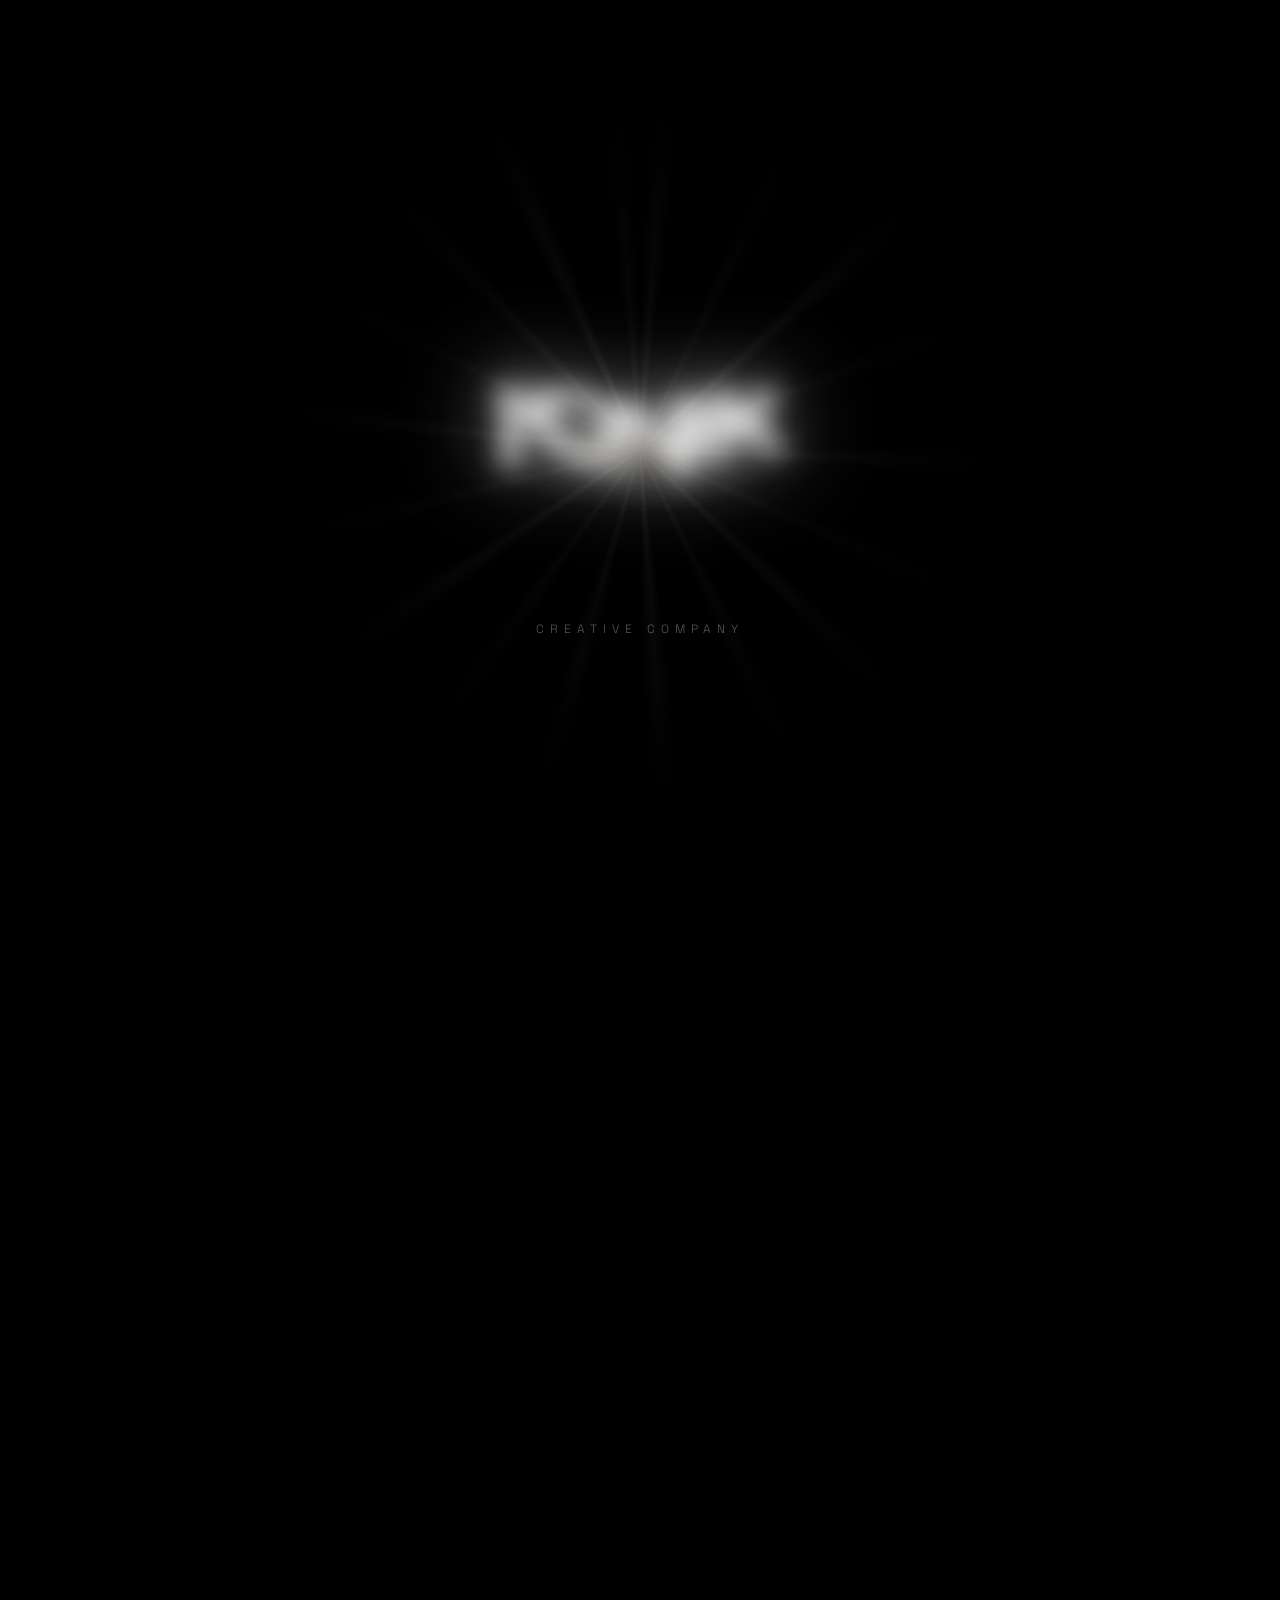
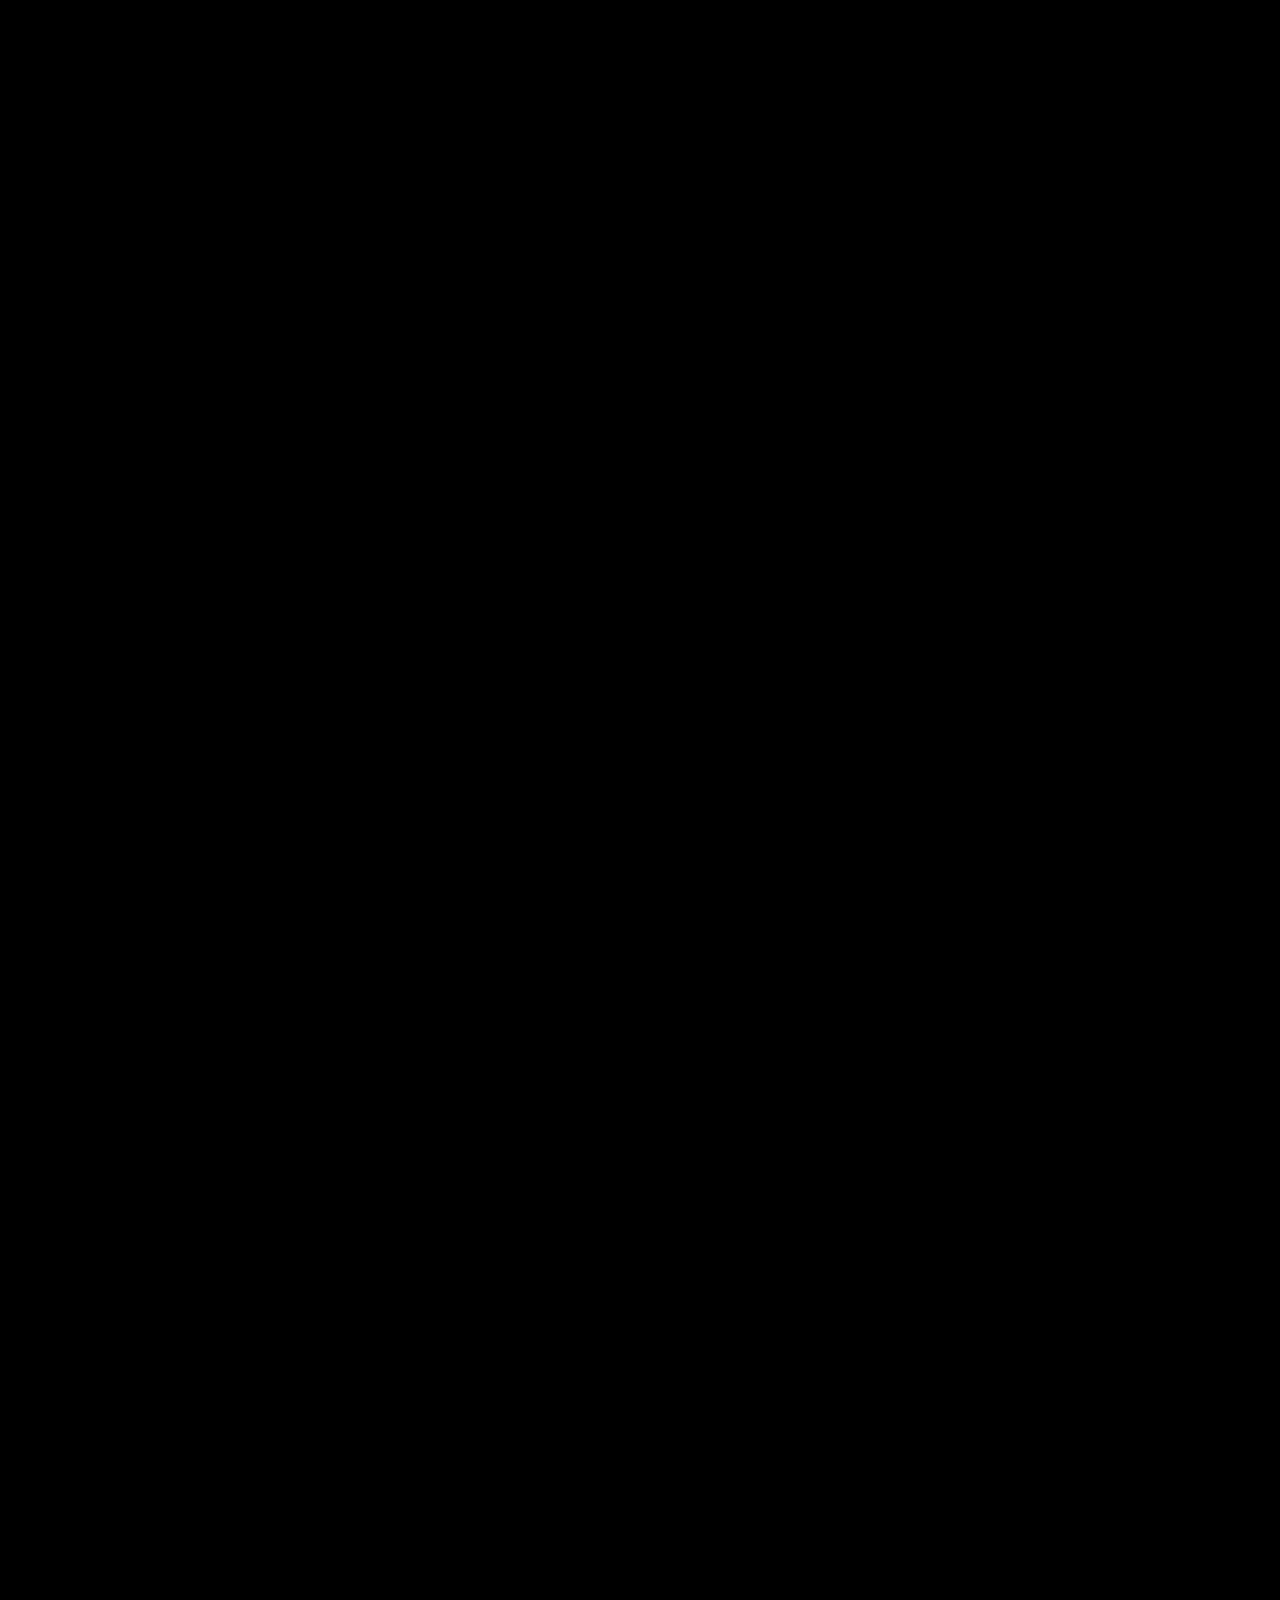
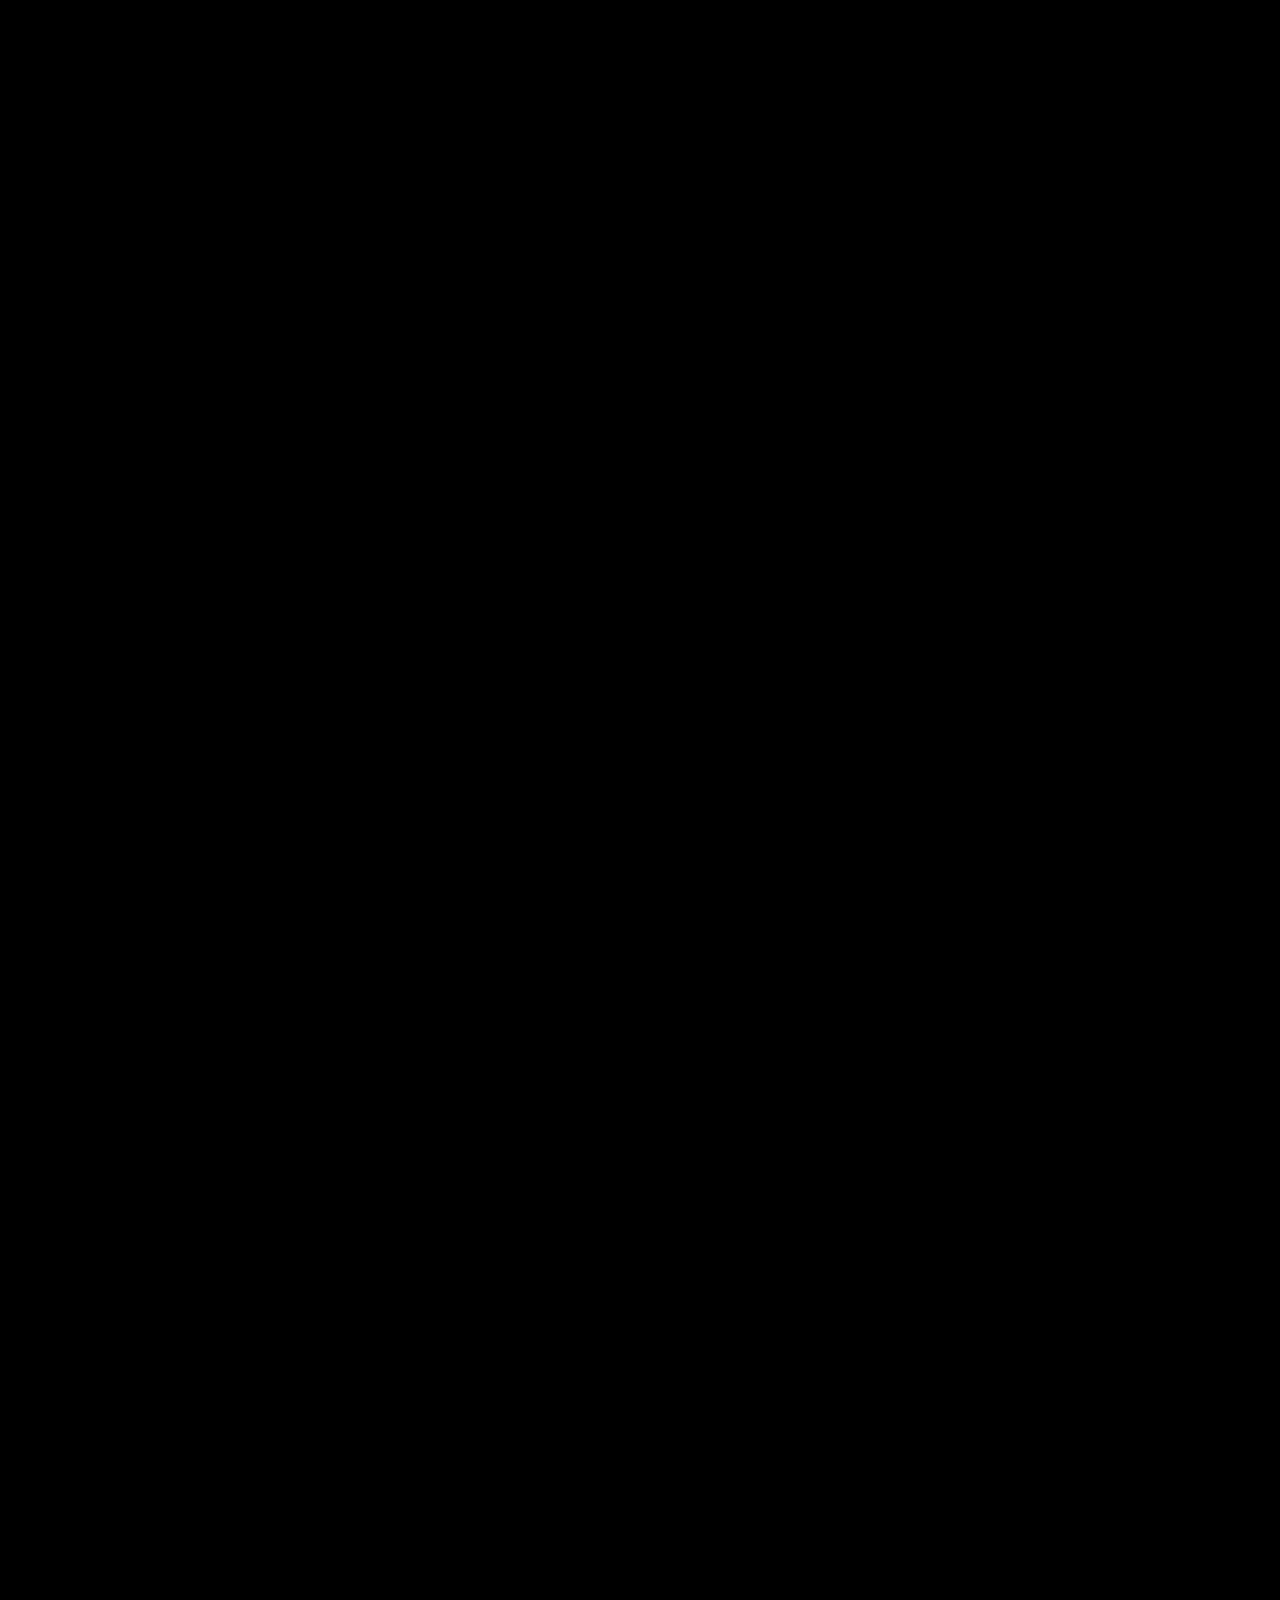
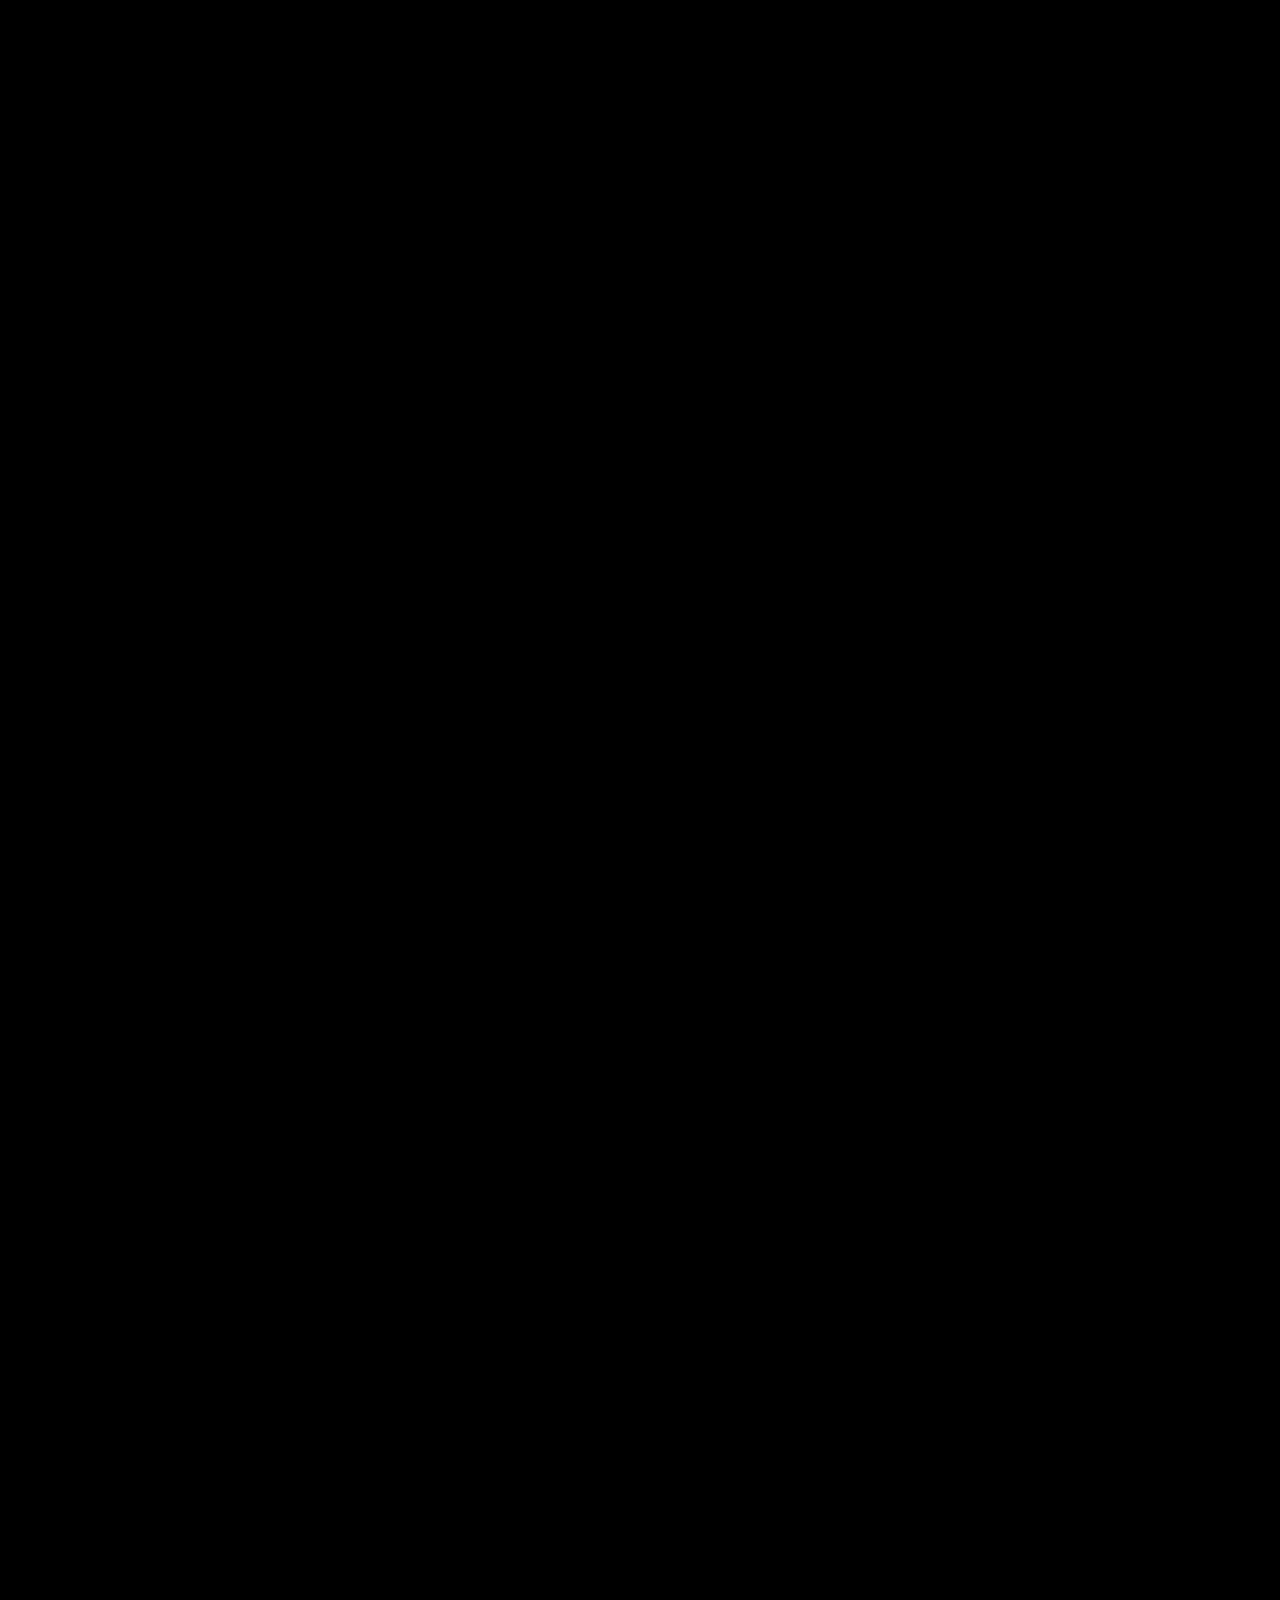
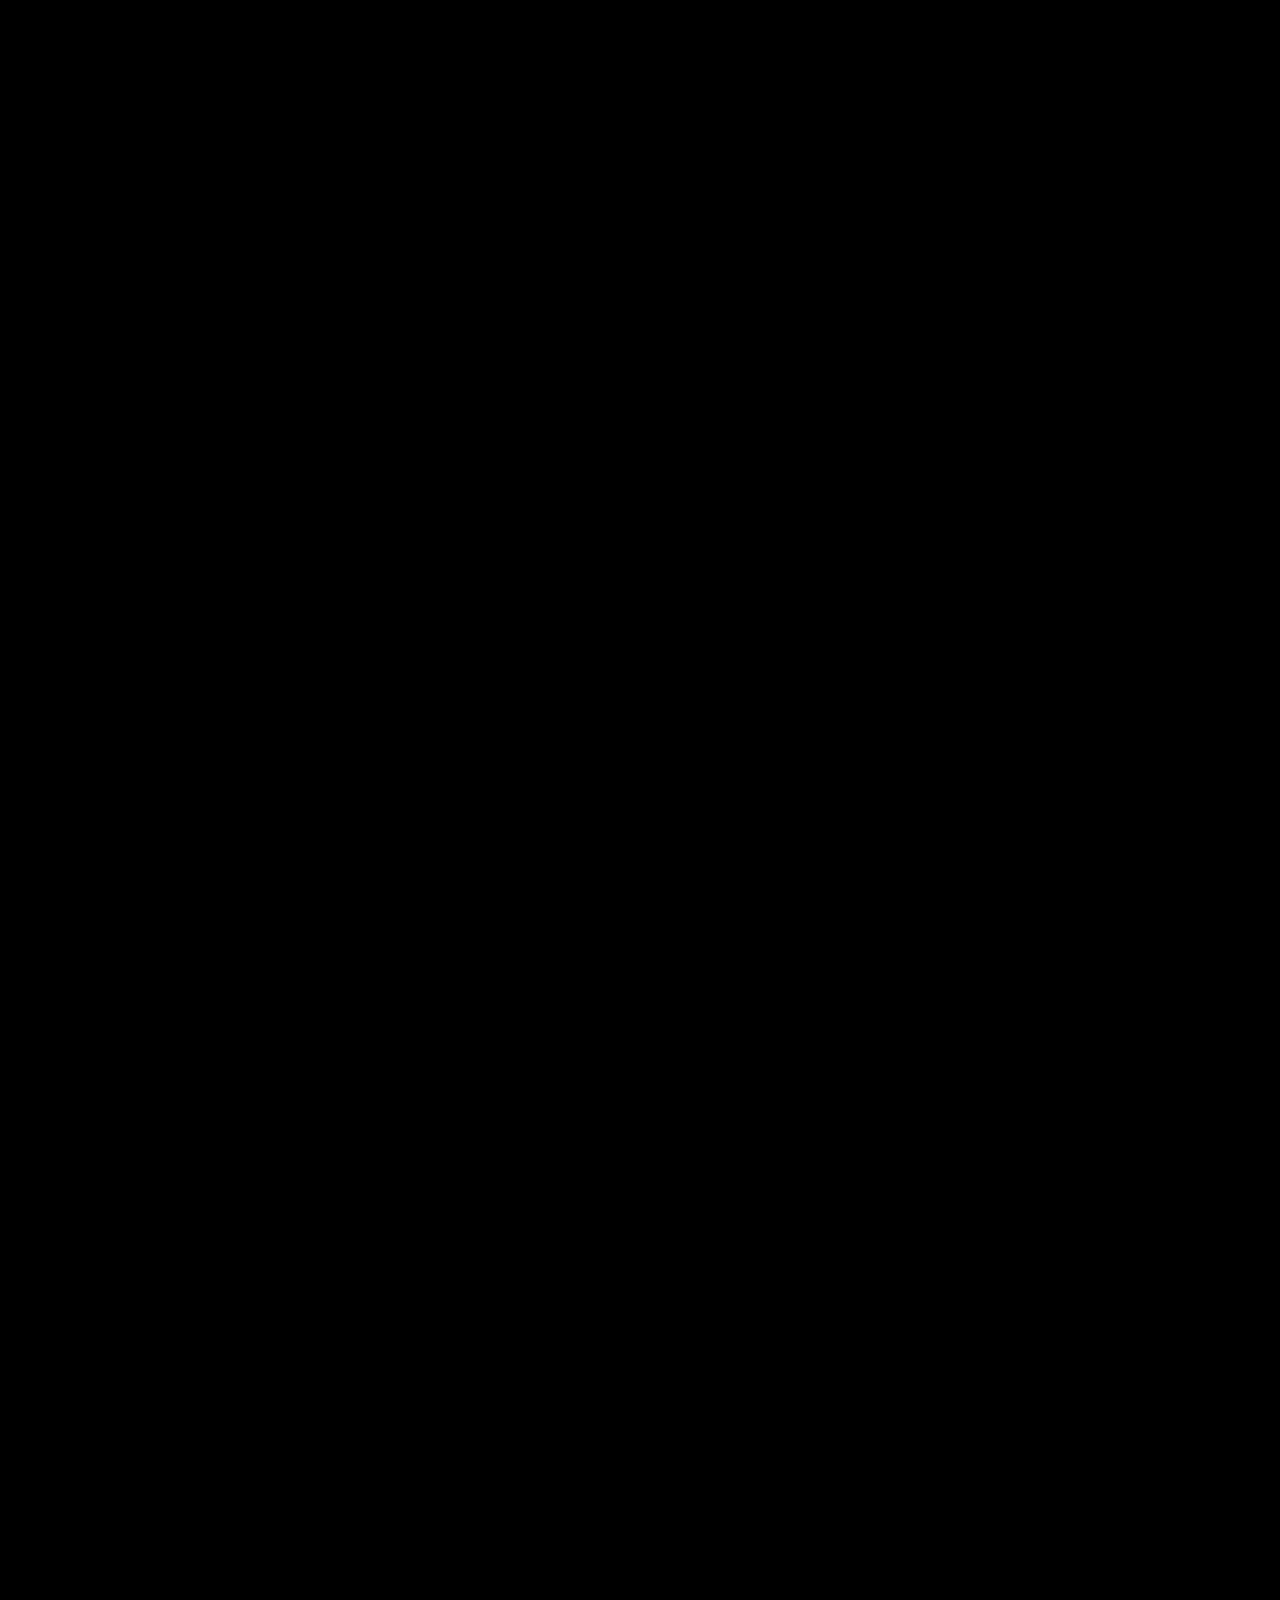
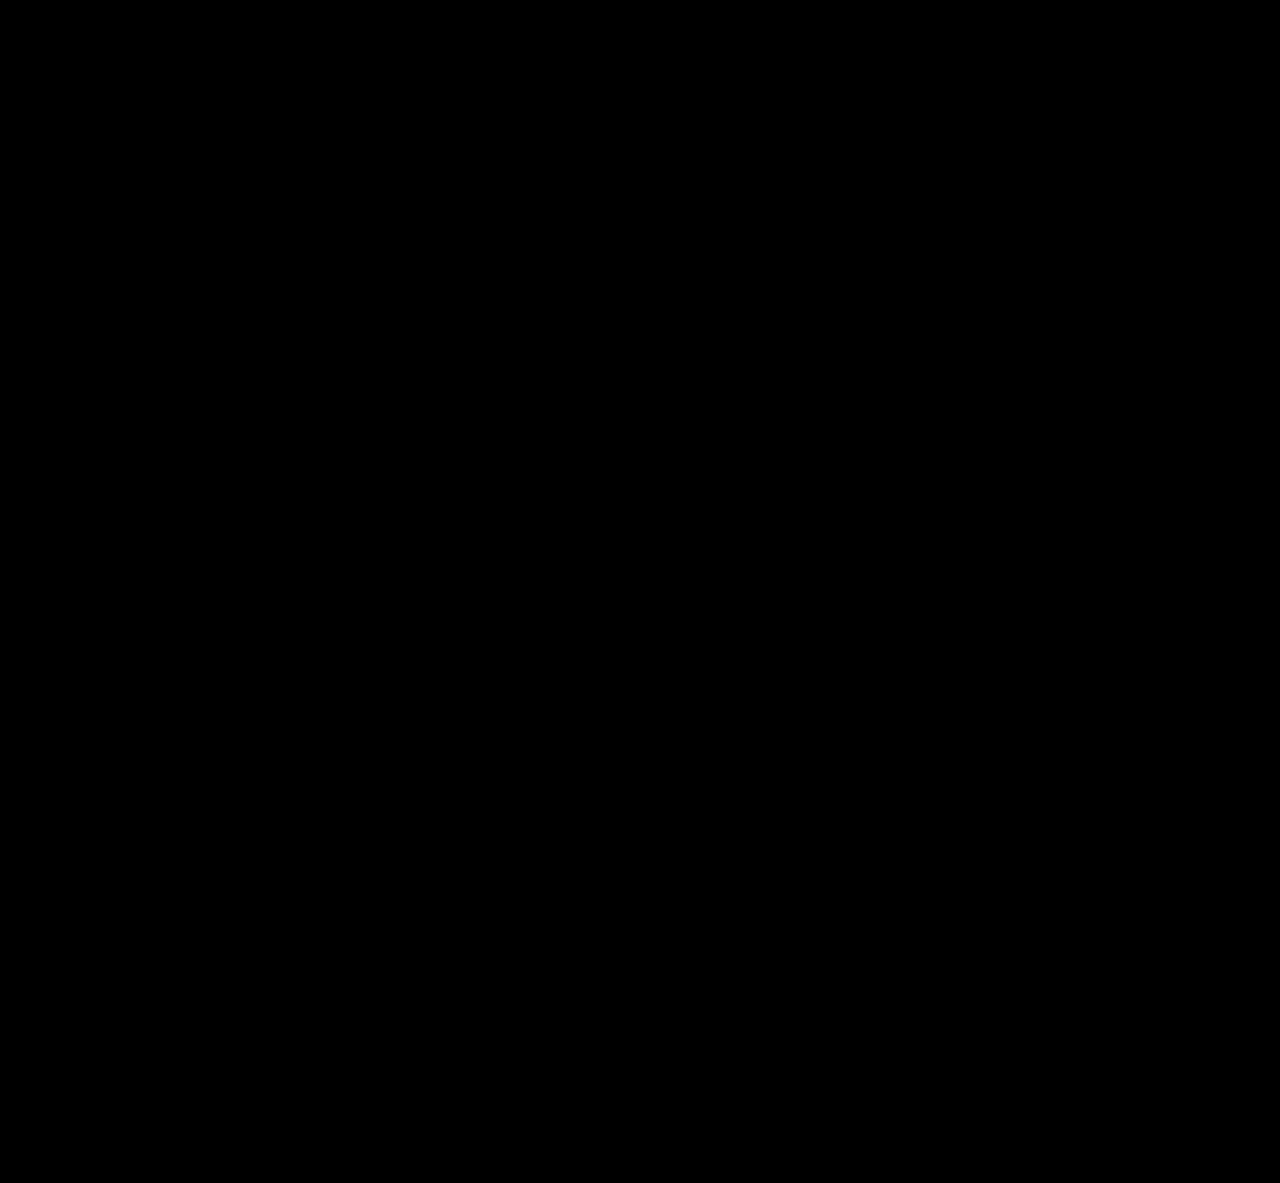
<file: index.html>
<!DOCTYPE html>
<html lang="en">
<head>
    <meta charset="UTF-8">
    <meta name="viewport" content="width=device-width, initial-scale=1.0">
    <meta name="description" content="IONIK — Premium Digital Marketing Agency. We build brands that dominate.">
    <title>IONIK Co.</title>
    <link rel="icon" type="image/png" media="(prefers-color-scheme: dark)"  href="Assets/IONIK/ionik_icon_white-Photoroom.png">
    <link rel="icon" type="image/png" media="(prefers-color-scheme: light)" href="Assets/IONIK/ionik_icon_black-Photoroom.png">
    <link rel="icon" type="image/png" href="Assets/IONIK/ionik_icon_white-Photoroom.png">
    <link rel="preconnect" href="https://fonts.googleapis.com">
    <link rel="preconnect" href="https://fonts.gstatic.com" crossorigin>
    <link href="https://fonts.googleapis.com/css2?family=Barlow+Condensed:wght@700;900&family=Space+Grotesk:wght@300;400;500;600&family=Abhaya+Libre:wght@500;700&display=swap" rel="stylesheet">
    <link rel="stylesheet" href="ionik-styles.css">
</head>
<body>

<!-- Scroll-exit veil: blurs + fades content as it exits the top of the viewport -->
<div class="scroll-exit-veil" aria-hidden="true"></div>

<!-- ══════════════════════════════════
     PRELOADER
══════════════════════════════════ -->
<div id="preloader" class="preloader" aria-hidden="true">
    <div class="pre-scanline"></div>
    <div class="pre-rays"   aria-hidden="true"></div>
    <div class="pre-glow"   aria-hidden="true"></div>
    <div class="pre-body">
        <!--
            LOGO FILE: name your white-on-transparent logo  ionik-logo.svg
            and place it in the same folder as this HTML.
            For the sidebar icon, name it  ionik-mark.svg  (the standalone O/eye mark).
        -->
        <img id="preLogoImg" class="pre-logo-img" src="ionik-logo.svg" alt="IONIK" draggable="false">
        <p class="pre-tagline">CREATIVE COMPANY</p>
    </div>
    <div class="pre-shockwave" aria-hidden="true"></div>
    <div class="pre-flash"     aria-hidden="true"></div>
    <div class="pre-streak"></div>
</div>

<!-- ══════════════════════════════════
     CUSTOM CURSOR
══════════════════════════════════ -->
<div id="cursorDot"  class="cursor-dot"  aria-hidden="true"></div>
<div id="cursorRing" class="cursor-ring" aria-hidden="true"></div>

<!-- ══════════════════════════════════
     LEFT SIDEBAR
══════════════════════════════════ -->
<aside id="sidebar" class="sidebar" aria-label="Site navigation">

    <!-- Logo — links to top, breathing glow + glitch on hover -->
    <a href="#home" class="sidebar__logo-wrap" id="sidebarLogoWrap" aria-label="IONIK home">
        <img
            id="sidebarLogo"
            class="sidebar__logo-img"
            src="ionik-logo.svg"
            alt="IONIK"
            draggable="false"
        >
    </a>

    <!-- Scroll progress indicator (right edge) -->
    <div class="sidebar__track" aria-hidden="true">
        <div id="scrollFill" class="sidebar__fill"></div>
    </div>

    <!-- Primary nav -->
    <nav class="sidebar__nav" aria-label="Primary">
        <ul role="list">
            <li>
                <a href="#home" class="sidebar__link active" data-section="home">
                    <span class="sidebar__link-bar"></span>
                    <span class="sidebar__link-text">Home</span>
                </a>
            </li>
            <li class="sidebar__group" aria-hidden="true">
                <span class="sidebar__group-label">Subsidiaries</span>
            </li>
            <li>
                <a href="#gear" class="sidebar__link sidebar__link--sub" data-section="gear">
                    <span class="sidebar__link-bar"></span>
                    <span class="sidebar__link-text">IONIK Merch</span>
                </a>
            </li>
            <li>
                <a href="#events" class="sidebar__link sidebar__link--sub" data-section="events">
                    <span class="sidebar__link-bar"></span>
                    <span class="sidebar__link-text">IONIK Events</span>
                </a>
            </li>
            <li>
                <a href="#creatives" class="sidebar__link sidebar__link--sub" data-section="creatives">
                    <span class="sidebar__link-bar"></span>
                    <span class="sidebar__link-text">IONIK Creatives</span>
                </a>
            </li>
            <li class="sidebar__item--has-sub" id="navWebItem">
                <a href="#web" class="sidebar__link sidebar__link--sub sidebar__link--parent" data-section="web"
                   id="navWebToggle" aria-expanded="false" aria-controls="navWebSub">
                    <span class="sidebar__link-bar"></span>
                    <span class="sidebar__link-text">IONIK Web</span>
                    <span class="sidebar__chevron" aria-hidden="true">›</span>
                </a>
                <ul class="sidebar__sub" id="navWebSub" role="list" aria-label="IONIK Web projects">
                    <li>
                        <a href="#ceylon-motion" class="sidebar__sublink">
                            <span class="sidebar__sublink-dot" aria-hidden="true"></span>
                            <span>Ceylon Motion Pictures</span>
                        </a>
                    </li>
                </ul>
            </li>
            <li class="sidebar__sep" aria-hidden="true"></li>
            <li>
                <a href="#about" class="sidebar__link" data-section="about">
                    <span class="sidebar__link-bar"></span>
                    <span class="sidebar__link-text">About</span>
                </a>
            </li>
            <li>
                <a href="#contact" class="sidebar__link" data-section="contact">
                    <span class="sidebar__link-bar"></span>
                    <span class="sidebar__link-text">Contact</span>
                </a>
            </li>
        </ul>
    </nav>

    <!-- Bottom CTA -->
    <div class="sidebar__bottom">
        <button id="themeToggle" class="sidebar__theme-btn" aria-label="Switch to light mode">
            <!-- Sun: visible in dark mode -->
            <svg class="theme-icon theme-icon--sun" xmlns="http://www.w3.org/2000/svg" viewBox="0 0 24 24" width="15" height="15" fill="none" stroke="currentColor" stroke-width="2" stroke-linecap="round" stroke-linejoin="round" aria-hidden="true">
                <circle cx="12" cy="12" r="5"/>
                <line x1="12" y1="1" x2="12" y2="3"/><line x1="12" y1="21" x2="12" y2="23"/>
                <line x1="4.22" y1="4.22" x2="5.64" y2="5.64"/><line x1="18.36" y1="18.36" x2="19.78" y2="19.78"/>
                <line x1="1" y1="12" x2="3" y2="12"/><line x1="21" y1="12" x2="23" y2="12"/>
                <line x1="4.22" y1="19.78" x2="5.64" y2="18.36"/><line x1="18.36" y1="5.64" x2="19.78" y2="4.22"/>
            </svg>
            <!-- Moon: visible in light mode -->
            <svg class="theme-icon theme-icon--moon" xmlns="http://www.w3.org/2000/svg" viewBox="0 0 24 24" width="15" height="15" fill="none" stroke="currentColor" stroke-width="2" stroke-linecap="round" stroke-linejoin="round" aria-hidden="true">
                <path d="M21 12.79A9 9 0 1 1 11.21 3 7 7 0 0 0 21 12.79z"/>
            </svg>
        </button>
        <a href="#contact" class="sidebar__cta">Start a Project</a>
        <a href="mailto:info.ionikcollectives@gmail.com" class="sidebar__email">info.ionikcollectives@gmail.com</a>
    </div>

</aside>

<!-- Mobile top logo — the preloader's shard-reassembly animation
     flies here instead of the sidebar logo when the sidebar is
     off-canvas (mobile/narrow views), since that logo isn't visible
     until the drawer is opened. -->
<img id="mobileLogo" class="mobile-logo" src="ionik-logo.svg" alt="IONIK" draggable="false" aria-hidden="true">

<!-- Mobile hamburger toggle -->
<button
    id="sidebarToggle"
    class="s-toggle"
    aria-label="Open menu"
    aria-expanded="false"
    aria-controls="sidebar"
>
    <span></span>
    <span></span>
    <span></span>
</button>

<!-- Mobile backdrop -->
<div id="sidebarOverlay" class="s-overlay" aria-hidden="true"></div>

<!-- ══════════════════════════════════
     MAIN CONTENT
══════════════════════════════════ -->
<div class="main-wrap">
<main id="main">

    <!-- ────────── HERO ────────── -->
    <section class="hero" id="home" aria-label="Hero">
        <div class="hero__dots" aria-hidden="true"></div>
        <div class="hero__icon-bg" aria-hidden="true">
            <img src="Assets/IONIK/ionik_icon_white-Photoroom.png" alt="" class="hero__icon-bg-img hero__icon-bg-img--dark">
            <img src="Assets/IONIK/ionik_icon_black-Photoroom.png" alt="" class="hero__icon-bg-img hero__icon-bg-img--light">
        </div>

        <div class="hero__content">
            <p class="hero__eyebrow">— IONIK CO. —</p>
            <h1 class="hero__title">
                <span>Where Technology</span>
                <span>Amplifies Culture.</span>
            </h1>
            <p class="hero__sub">
                A creative company built for brands that refuse to be ordinary.
                Gear. Events. Creatives. Web.
            </p>
            <div class="hero__actions">
                <a href="#contact" class="btn btn-fill"><span class="btn-label">START A PROJECT</span></a>
                <a href="#gear" class="btn btn-ghost">
                    <span class="btn-arrow">→</span> OUR SUBSIDIARIES
                </a>
            </div>
            <p class="hero__foot">
                Or reach us directly at
                <a href="mailto:info.ionikcollectives@gmail.com" class="hero__email">info.ionikcollectives@gmail.com</a>
            </p>
        </div>
    </section>

    <!-- ────────── MARQUEE TICKER ────────── -->
    <div class="marquee" aria-hidden="true">
        <div class="marquee__track">
            <span class="marquee__item">IONIK Merch</span><span class="marquee__dot"></span>
            <span class="marquee__item">IONIK Events</span><span class="marquee__dot"></span>
            <span class="marquee__item">IONIK Creatives</span><span class="marquee__dot"></span>
            <span class="marquee__item">IONIK Web</span><span class="marquee__dot"></span>
            <span class="marquee__item">Crafted in Sri Lanka</span><span class="marquee__dot"></span>
            <span class="marquee__item">Built to Dominate</span><span class="marquee__dot"></span>
            <span class="marquee__item">Premium by Design</span><span class="marquee__dot"></span>
            <span class="marquee__item">IONIK Merch</span><span class="marquee__dot"></span>
            <span class="marquee__item">IONIK Events</span><span class="marquee__dot"></span>
            <span class="marquee__item">IONIK Creatives</span><span class="marquee__dot"></span>
            <span class="marquee__item">IONIK Web</span><span class="marquee__dot"></span>
            <span class="marquee__item">Crafted in Sri Lanka</span><span class="marquee__dot"></span>
            <span class="marquee__item">Built to Dominate</span><span class="marquee__dot"></span>
            <span class="marquee__item">Premium by Design</span><span class="marquee__dot"></span>
        </div>
    </div>

    <!-- ────────── IONIK MERCH ────────── -->
    <section id="gear" class="subsidiary" aria-label="IONIK Merch">
        <div class="section-wrap">
            <header class="section-header">
                <p class="eyebrow">— SUBSIDIARY —</p>
                <h2 class="section-title">
                    IONIK<br><span class="stroke-text">Merch</span>
                </h2>
                <p class="section-lead">
                    Customised utility products and event accessories. Premium by design, built for real-world use.
                </p>
            </header>
        </div>
    </section>

    <!-- ────────── IONIK EVENTS ────────── -->
    <section id="events" class="subsidiary events-section" aria-label="IONIK Events">
        <div class="section-wrap">
            <div class="events-wrap">
                <div class="events-content">
                    <p class="eyebrow">— SUBSIDIARY —</p>
                    <h2 class="section-title">
                        IONIK<br><span class="stroke-text">Events</span>
                    </h2>
                    <p class="section-lead">
                        Premium event experiences, creative productions, and cultural moments engineered to leave a mark.
                    </p>
                    <div class="events-coming">
                        <span class="events-coming__text">COMING SOON</span>
                    </div>
                </div>
                <div class="events-deco" aria-hidden="true">
                    <span class="events-deco__word">EVENTS</span>
                </div>
            </div>
        </div>
    </section>

    <!-- ────────── IONIK CREATIVES ────────── -->
    <section id="creatives" class="subsidiary creatives-section" aria-label="IONIK Creatives">
        <div class="section-wrap">

            <header class="section-header">
                <p class="eyebrow">— SUBSIDIARY —</p>
                <h2 class="section-title">
                    IONIK<br><span class="stroke-text">Creatives</span>
                </h2>
                <p class="section-lead">
                    Social media strategy, content creation, and digital campaigns engineered to dominate your market.
                </p>
            </header>

            <div class="services__grid">

                <article class="scard">
                    <span class="scard__num" aria-hidden="true">01</span>
                    <div class="scard__body">
                        <h3 class="scard__title">Social Media<br>Management</h3>
                        <p class="scard__desc">Turn followers into fanatics. Strategic content, community systems, and growth frameworks that transform your audience into brand advocates.</p>
                    </div>
                    <span class="scard__arrow" aria-hidden="true">↗</span>
                    <div class="scard__glow-line" aria-hidden="true"></div>
                </article>

                <article class="scard">
                    <span class="scard__num" aria-hidden="true">02</span>
                    <div class="scard__body">
                        <h3 class="scard__title">Content<br>Marketing</h3>
                        <p class="scard__desc">Stories that convert. We craft content ecosystems that position your brand as the definitive authority and pull customers into your orbit.</p>
                    </div>
                    <span class="scard__arrow" aria-hidden="true">↗</span>
                    <div class="scard__glow-line" aria-hidden="true"></div>
                </article>

                <article class="scard">
                    <span class="scard__num" aria-hidden="true">03</span>
                    <div class="scard__body">
                        <h3 class="scard__title">Paid Advertising<br>&amp; PPC</h3>
                        <p class="scard__desc">Every dollar, optimized. Data-driven campaigns across Google, Meta, and beyond — engineered to deliver the highest return on ad spend.</p>
                    </div>
                    <span class="scard__arrow" aria-hidden="true">↗</span>
                    <div class="scard__glow-line" aria-hidden="true"></div>
                </article>

                <article class="scard">
                    <span class="scard__num" aria-hidden="true">04</span>
                    <div class="scard__body">
                        <h3 class="scard__title">Brand Strategy<br>&amp; Identity</h3>
                        <p class="scard__desc">Identity with intent. We develop brand strategies that command attention, establish authority, and justify premium positioning in any market.</p>
                    </div>
                    <span class="scard__arrow" aria-hidden="true">↗</span>
                    <div class="scard__glow-line" aria-hidden="true"></div>
                </article>

                <article class="scard">
                    <span class="scard__num" aria-hidden="true">05</span>
                    <div class="scard__body">
                        <h3 class="scard__title">Email<br>Marketing</h3>
                        <p class="scard__desc">Your highest-ROI channel, mastered. Automated sequences and campaigns engineered to nurture, convert, and retain customers at scale.</p>
                    </div>
                    <span class="scard__arrow" aria-hidden="true">↗</span>
                    <div class="scard__glow-line" aria-hidden="true"></div>
                </article>

                <article class="scard">
                    <span class="scard__num" aria-hidden="true">06</span>
                    <div class="scard__body">
                        <h3 class="scard__title">Search Engine<br>Optimization</h3>
                        <p class="scard__desc">Rank where it matters. We build sustainable search visibility through technical precision and content authority that compounds over time.</p>
                    </div>
                    <span class="scard__arrow" aria-hidden="true">↗</span>
                    <div class="scard__glow-line" aria-hidden="true"></div>
                </article>

            </div>
        </div>
    </section>

    <!-- ────────── IONIK WEB ────────── -->
    <section id="web" class="subsidiary web-section" aria-label="IONIK Web">
        <div class="section-wrap">

            <header class="section-header">
                <p class="eyebrow">— SUBSIDIARY —</p>
                <h2 class="section-title">
                    IONIK<br><span class="stroke-text">Web</span>
                </h2>
                <p class="section-lead">
                    From concept to deployment — full-stack development and digital infrastructure built for scale and performance.
                </p>
            </header>

            <div class="web-featured" id="ceylon-motion">
                <p class="eyebrow">— SELECTED WORK —</p>

                <a href="ceylon-motion.html" class="web-project-card web-project-card--poster">
                    <div class="web-project-card__media web-project-card__media--poster">
                        <img src="Assets/CeylonMotion/movie-title-logo.png" alt="හන්තානට ඇහෙනවද — Ceylon Motion Pictures">
                        <div class="web-project-card__media-overlay">
                            <span class="web-project-card__view">VIEW CASE STUDY ↗</span>
                        </div>
                    </div>
                    <div class="web-project-card__info">
                        <div class="web-project-card__tags">
                            <span class="web-project-card__tag">Film Website</span>
                            <span class="web-project-card__tag">Awareness Campaign</span>
                        </div>
                        <h3 class="web-project-card__title">Ceylon Motion<br>Pictures</h3>
                        <p class="web-project-card__sub">
                            Official production website for a social-awareness feature giving voice to the silent reality of cyberbullying in Sri Lanka — synopsis, cast &amp; crew, a production gallery, and a dedicated awareness section.
                        </p>
                        <span class="web-project-card__cta">View Full Case Study ↗</span>
                    </div>
                </a>
            </div>

            <div class="services__grid">

                <article class="scard">
                    <span class="scard__num" aria-hidden="true">01</span>
                    <div class="scard__body">
                        <h3 class="scard__title">Web Design<br>&amp; Development</h3>
                        <p class="scard__desc">High-performance websites and web applications built with precision. Every pixel purposeful, every interaction intentional.</p>
                    </div>
                    <span class="scard__arrow" aria-hidden="true">↗</span>
                    <div class="scard__glow-line" aria-hidden="true"></div>
                </article>

                <article class="scard">
                    <span class="scard__num" aria-hidden="true">02</span>
                    <div class="scard__body">
                        <h3 class="scard__title">E-Commerce<br>Solutions</h3>
                        <p class="scard__desc">Full-featured online stores engineered to convert. Seamless checkout flows, payment integration, and inventory systems built to scale.</p>
                    </div>
                    <span class="scard__arrow" aria-hidden="true">↗</span>
                    <div class="scard__glow-line" aria-hidden="true"></div>
                </article>

                <article class="scard">
                    <span class="scard__num" aria-hidden="true">03</span>
                    <div class="scard__body">
                        <h3 class="scard__title">Custom<br>Applications</h3>
                        <p class="scard__desc">Bespoke software solutions built around your specific business needs. If you can imagine it, we can build it.</p>
                    </div>
                    <span class="scard__arrow" aria-hidden="true">↗</span>
                    <div class="scard__glow-line" aria-hidden="true"></div>
                </article>

                <article class="scard">
                    <span class="scard__num" aria-hidden="true">04</span>
                    <div class="scard__body">
                        <h3 class="scard__title">UI/UX<br>Design</h3>
                        <p class="scard__desc">Interfaces that users love. Research-driven design systems that reduce friction, increase engagement, and drive measurable outcomes.</p>
                    </div>
                    <span class="scard__arrow" aria-hidden="true">↗</span>
                    <div class="scard__glow-line" aria-hidden="true"></div>
                </article>

                <article class="scard">
                    <span class="scard__num" aria-hidden="true">05</span>
                    <div class="scard__body">
                        <h3 class="scard__title">Hosting &amp;<br>Maintenance</h3>
                        <p class="scard__desc">Reliable infrastructure with ongoing support. We keep your digital assets secure, fast, and always online.</p>
                    </div>
                    <span class="scard__arrow" aria-hidden="true">↗</span>
                    <div class="scard__glow-line" aria-hidden="true"></div>
                </article>

                <article class="scard">
                    <span class="scard__num" aria-hidden="true">06</span>
                    <div class="scard__body">
                        <h3 class="scard__title">Digital<br>Transformation</h3>
                        <p class="scard__desc">Take your business fully digital. End-to-end IT strategy, system integration, and technology roadmapping for modern enterprises.</p>
                    </div>
                    <span class="scard__arrow" aria-hidden="true">↗</span>
                    <div class="scard__glow-line" aria-hidden="true"></div>
                </article>

            </div>
        </div>
    </section>

    <!-- ────────── HOW WE WORK ────────── -->
    <section class="how-section" aria-label="How we work">
        <div class="section-wrap">
            <header class="section-header">
                <p class="eyebrow">— OUR PROCESS —</p>
                <h2 class="section-title">
                    How We<br><span class="stroke-text">Work</span>
                </h2>
                <p class="section-lead">
                    Four stages. Zero guesswork. Every project runs the same disciplined process — so results are repeatable, not accidental.
                </p>
            </header>
            <div class="how-steps">
                <div class="how-step">
                    <p class="how-step__num">01</p>
                    <h3 class="how-step__title">Brief &amp;<br>Discovery</h3>
                    <p class="how-step__desc">We learn your brand, audience, and goals in depth. No assumptions — just the right questions asked to the right people.</p>
                    <span class="how-step__line" aria-hidden="true"></span>
                </div>
                <div class="how-step">
                    <p class="how-step__num">02</p>
                    <h3 class="how-step__title">Strategy &amp;<br>Planning</h3>
                    <p class="how-step__desc">We map the approach across the right subsidiaries, set measurable targets, and align every deliverable to your growth objectives.</p>
                    <span class="how-step__line" aria-hidden="true"></span>
                </div>
                <div class="how-step">
                    <p class="how-step__num">03</p>
                    <h3 class="how-step__title">Build &amp;<br>Execute</h3>
                    <p class="how-step__desc">Our teams build, create, and ship. Whether it's a digital experience, a physical product, or a full campaign — we execute with precision.</p>
                    <span class="how-step__line" aria-hidden="true"></span>
                </div>
                <div class="how-step">
                    <p class="how-step__num">04</p>
                    <h3 class="how-step__title">Launch &amp;<br>Optimise</h3>
                    <p class="how-step__desc">We track, measure, and iterate. The launch is not the finish line — it's where the real work of growth begins.</p>
                    <span class="how-step__line" aria-hidden="true"></span>
                </div>
            </div>
        </div>
    </section>

    <!-- ────────── ABOUT ────────── -->
    <section id="about" class="about" aria-label="About IONIK">
        <div class="section-wrap">
            <div class="about__grid">

                <div class="about__text">
                    <p class="eyebrow">— WHO WE ARE —</p>
                    <h2 class="section-title">
                        Obsessed<br>With <span class="stroke-text">Results</span>
                    </h2>
                    <p class="about__body">
                        IONIK Co. is a full-spectrum creative company built for brands that refuse to be ordinary.
                        Through four subsidiaries — Gear, Events, Creatives, and Web — we engineer products,
                        experiences, and marketing systems that don't just perform — they dominate.
                    </p>
                    <p class="about__body">
                        We are a collective of designers, engineers, strategists, and creators based in Sri Lanka —
                        operating at the intersection of craft and commerce. Every project we take on gets our full attention, our best thinking, and our highest standard of execution.
                    </p>
                    <a href="#contact" class="btn btn-fill about__cta"><span class="btn-label">Work With Us →</span></a>
                </div>

                <div class="about__stats">
                    <div class="stat">
                        <span class="stat__num">4<span class="stat__sup">×</span></span>
                        <span class="stat__label">Subsidiaries</span>
                    </div>
                    <div class="stat">
                        <span class="stat__num">360<span class="stat__sup">°</span></span>
                        <span class="stat__label">Creative Output</span>
                    </div>
                    <div class="stat">
                        <span class="stat__num">98<span class="stat__sup">%</span></span>
                        <span class="stat__label">Client Retention</span>
                    </div>
                    <div class="stat">
                        <span class="stat__num">∞<span class="stat__sup"> </span></span>
                        <span class="stat__label">Brand Potential</span>
                    </div>
                </div>

            </div>
        </div>
    </section>

    <!-- ────────── FAQ ────────── -->
    <section class="faq-section" aria-label="Frequently asked questions">
        <div class="section-wrap">
            <header class="section-header">
                <p class="eyebrow">— FAQ —</p>
                <h2 class="section-title">
                    Common<br><span class="stroke-text">Questions</span>
                </h2>
            </header>
            <ul class="faq-list">
                <li class="faq-item">
                    <button class="faq-trigger" aria-expanded="false">
                        <span class="faq-trigger__q">What exactly does IONIK do?</span>
                        <span class="faq-trigger__icon" aria-hidden="true">+</span>
                    </button>
                    <div class="faq-body" role="region">
                        <p class="faq-body__inner">IONIK Co. operates through four subsidiaries — Gear, Events, Creatives, and Web. We design and produce physical products, manage live events, run social media and content marketing campaigns, and build digital experiences. Clients can engage one or all four depending on their needs.</p>
                    </div>
                </li>
                <li class="faq-item">
                    <button class="faq-trigger" aria-expanded="false">
                        <span class="faq-trigger__q">How do I get started with IONIK?</span>
                        <span class="faq-trigger__icon" aria-hidden="true">+</span>
                    </button>
                    <div class="faq-body" role="region">
                        <p class="faq-body__inner">Fill in the contact form below or email us directly at <a href="mailto:info.ionikcollectives@gmail.com">info.ionikcollectives@gmail.com</a>. We'll schedule a brief discovery call, learn what you're working on, and come back with a clear proposal within 48 hours.</p>
                    </div>
                </li>
                <li class="faq-item">
                    <button class="faq-trigger" aria-expanded="false">
                        <span class="faq-trigger__q">Which subsidiary is right for my brand?</span>
                        <span class="faq-trigger__icon" aria-hidden="true">+</span>
                    </button>
                    <div class="faq-body" role="region">
                        <p class="faq-body__inner">If you need a physical product or branded merchandise — IONIK Merch. If you're running an event — IONIK Events. If you need social media, content, or paid ads — IONIK Creatives. If you need a website, app, or digital tool — IONIK Web. Many clients work across multiple subsidiaries simultaneously.</p>
                    </div>
                </li>
                <li class="faq-item">
                    <button class="faq-trigger" aria-expanded="false">
                        <span class="faq-trigger__q">What's the typical project timeline?</span>
                        <span class="faq-trigger__icon" aria-hidden="true">+</span>
                    </button>
                    <div class="faq-body" role="region">
                        <p class="faq-body__inner">It depends on scope. A focused web project typically runs 2–4 weeks. A product design and production cycle is 4–8 weeks. Social media retainers are ongoing monthly engagements. We'll give you a precise timeline in your proposal — we don't overpromise.</p>
                    </div>
                </li>
                <li class="faq-item">
                    <button class="faq-trigger" aria-expanded="false">
                        <span class="faq-trigger__q">Do you work with international clients?</span>
                        <span class="faq-trigger__icon" aria-hidden="true">+</span>
                    </button>
                    <div class="faq-body" role="region">
                        <p class="faq-body__inner">Yes. We are based in Sri Lanka but work remotely with clients worldwide. Time zones are not a barrier — we structure communication to work cleanly across regions.</p>
                    </div>
                </li>
                <li class="faq-item">
                    <button class="faq-trigger" aria-expanded="false">
                        <span class="faq-trigger__q">How are projects priced?</span>
                        <span class="faq-trigger__icon" aria-hidden="true">+</span>
                    </button>
                    <div class="faq-body" role="region">
                        <p class="faq-body__inner">Pricing is scope-based, not off-the-shelf. Every brand is different, so we build custom proposals that reflect what you actually need — no bloated packages, no hidden fees. Get in touch and we'll put together something that makes sense for your budget and goals.</p>
                    </div>
                </li>
            </ul>
        </div>
    </section>

    <!-- ────────── CONTACT ────────── -->
    <section id="contact" class="contact" aria-label="Contact">
        <div class="section-wrap">

            <header class="section-header">
                <p class="eyebrow">— LIMITED AVAILABILITY —</p>
                <h2 class="section-title">
                    Start Your<br><span class="stroke-text">Project</span>
                </h2>
                <p class="section-lead">
                    We take on a small number of projects each month to ensure every client gets our full attention. If you have something in mind — don't wait.
                </p>
            </header>

            <div class="contact__body">

                <form
                    id="contactForm"
                    class="cform"
                    action="https://api.web3forms.com/submit"
                    method="POST"
                    novalidate
                    aria-label="Project inquiry form"
                >
                    <input type="hidden" name="access_key" value="a881e596-8bc3-4e3d-9529-219d18306304">
                    <input type="hidden" name="subject"    value="New Project Inquiry — IONIK">
                    <input type="checkbox" name="botcheck" style="display:none" tabindex="-1">

                    <div class="field" id="field-name">
                        <input class="field__input" type="text"  id="f-name"    name="name"    placeholder=" " required autocomplete="name"  aria-required="true" aria-describedby="err-name">
                        <label class="field__label" for="f-name">Full Name</label>
                        <div class="field__bar" aria-hidden="true"></div>
                        <span class="field__err" id="err-name" role="alert" aria-live="polite">Please enter your name</span>
                    </div>

                    <div class="field" id="field-email">
                        <input class="field__input" type="email" id="f-email"   name="email"   placeholder=" " required autocomplete="email" aria-required="true" aria-describedby="err-email">
                        <label class="field__label" for="f-email">Email Address</label>
                        <div class="field__bar" aria-hidden="true"></div>
                        <span class="field__err" id="err-email" role="alert" aria-live="polite">Please enter a valid email</span>
                    </div>

                    <div class="field field--wide field--select" id="field-service">
                        <select class="field__input" id="f-service" name="service" required aria-required="true" aria-describedby="err-service">
                            <option value="" disabled selected hidden></option>
                            <option value="IONIK Merch">IONIK Merch</option>
                            <option value="IONIK Events">IONIK Events</option>
                            <option value="IONIK Creatives">IONIK Creatives</option>
                            <option value="IONIK Web">IONIK Web</option>
                            <option value="Not Sure Yet">Not Sure Yet</option>
                        </select>
                        <label class="field__label" for="f-service">What service are you interested in?</label>
                        <div class="field__bar" aria-hidden="true"></div>
                        <span class="field__err" id="err-service" role="alert" aria-live="polite">Please select a service</span>
                    </div>

                    <div class="field field--wide" id="field-message">
                        <textarea class="field__input field__textarea" id="f-message" name="message" placeholder=" " required rows="4" aria-required="true" aria-describedby="err-message"></textarea>
                        <label class="field__label" for="f-message">Tell us about your project</label>
                        <div class="field__bar" aria-hidden="true"></div>
                        <span class="field__err" id="err-message" role="alert" aria-live="polite">Please describe your project</span>
                    </div>

                    <div class="cform__row">
                        <button type="submit" class="btn btn-send" id="submitBtn" aria-label="Send message">
                            <span class="btn-label">Send Message</span>
                            <span class="btn-sending" aria-hidden="true">Sending…</span>
                            <span class="btn-ico"  aria-hidden="true">→</span>
                            <span class="btn-tick" aria-hidden="true">✓</span>
                        </button>
                    </div>

                    <div class="cform__success" id="formSuccess" hidden aria-live="polite" role="status">
                        <div class="success-ring" aria-hidden="true">✓</div>
                        <h3 class="success-head">Message Sent</h3>
                        <p  class="success-body">We'll be in touch within 24 hours.</p>
                    </div>

                    <div class="cform__fail" id="formFail" hidden aria-live="polite" role="alert">
                        <p>Something went wrong. Reach us directly at
                        <a href="mailto:info.ionikcollectives@gmail.com">info.ionikcollectives@gmail.com</a></p>
                    </div>
                </form>

                <aside class="cinfo" aria-label="Contact details">
                    <dl class="cinfo__list">
                        <div class="cinfo__item">
                            <dt class="cinfo__label">Email</dt>
                            <dd><a href="mailto:info.ionikcollectives@gmail.com" class="cinfo__val">info.ionikcollectives@gmail.com</a></dd>
                        </div>
                        <div class="cinfo__item">
                            <dt class="cinfo__label">Response Time</dt>
                            <dd class="cinfo__val">Within 24 hours</dd>
                        </div>
                        <div class="cinfo__item">
                            <dt class="cinfo__label">Based In</dt>
                            <dd class="cinfo__val">Global · Remote</dd>
                        </div>
                    </dl>
                    <div class="cinfo__deco" aria-hidden="true">IONIK</div>
                </aside>
            </div>
        </div>
    </section>

</main>

<!-- FOOTER -->
<footer class="footer">
    <div class="footer__inner">
        <span class="footer__brand">IONIK Co.</span>
        <nav class="footer__links" aria-label="Footer navigation">
            <a href="#gear">Gear</a>
            <a href="#events">Events</a>
            <a href="#creatives">Creatives</a>
            <a href="#web">Web</a>
            <a href="#about">About</a>
            <a href="#contact">Contact</a>
        </nav>
        <small class="footer__copy">© 2026 IONIK Co. All rights reserved.</small>
    </div>
</footer>

</div><!-- /.main-wrap -->

<script src="ionik-script.js"></script>
</body>
</html>
</file>
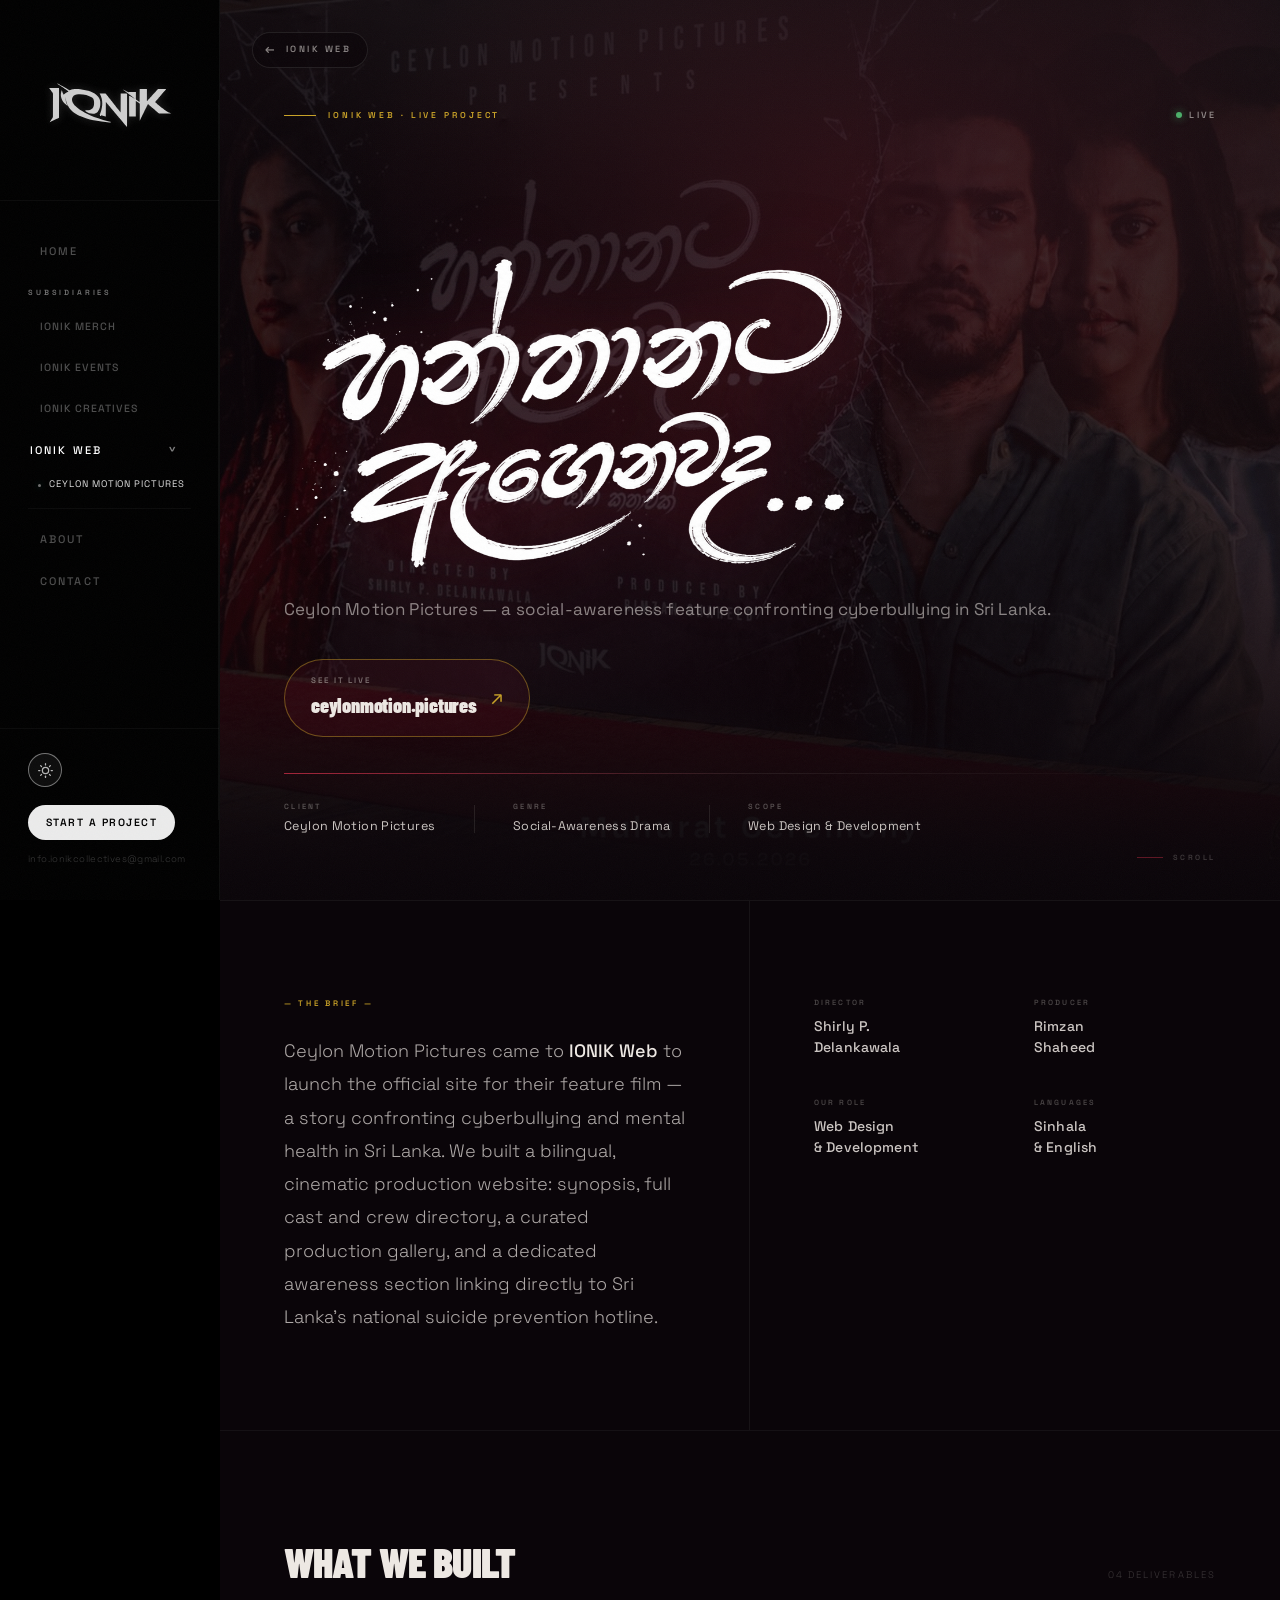
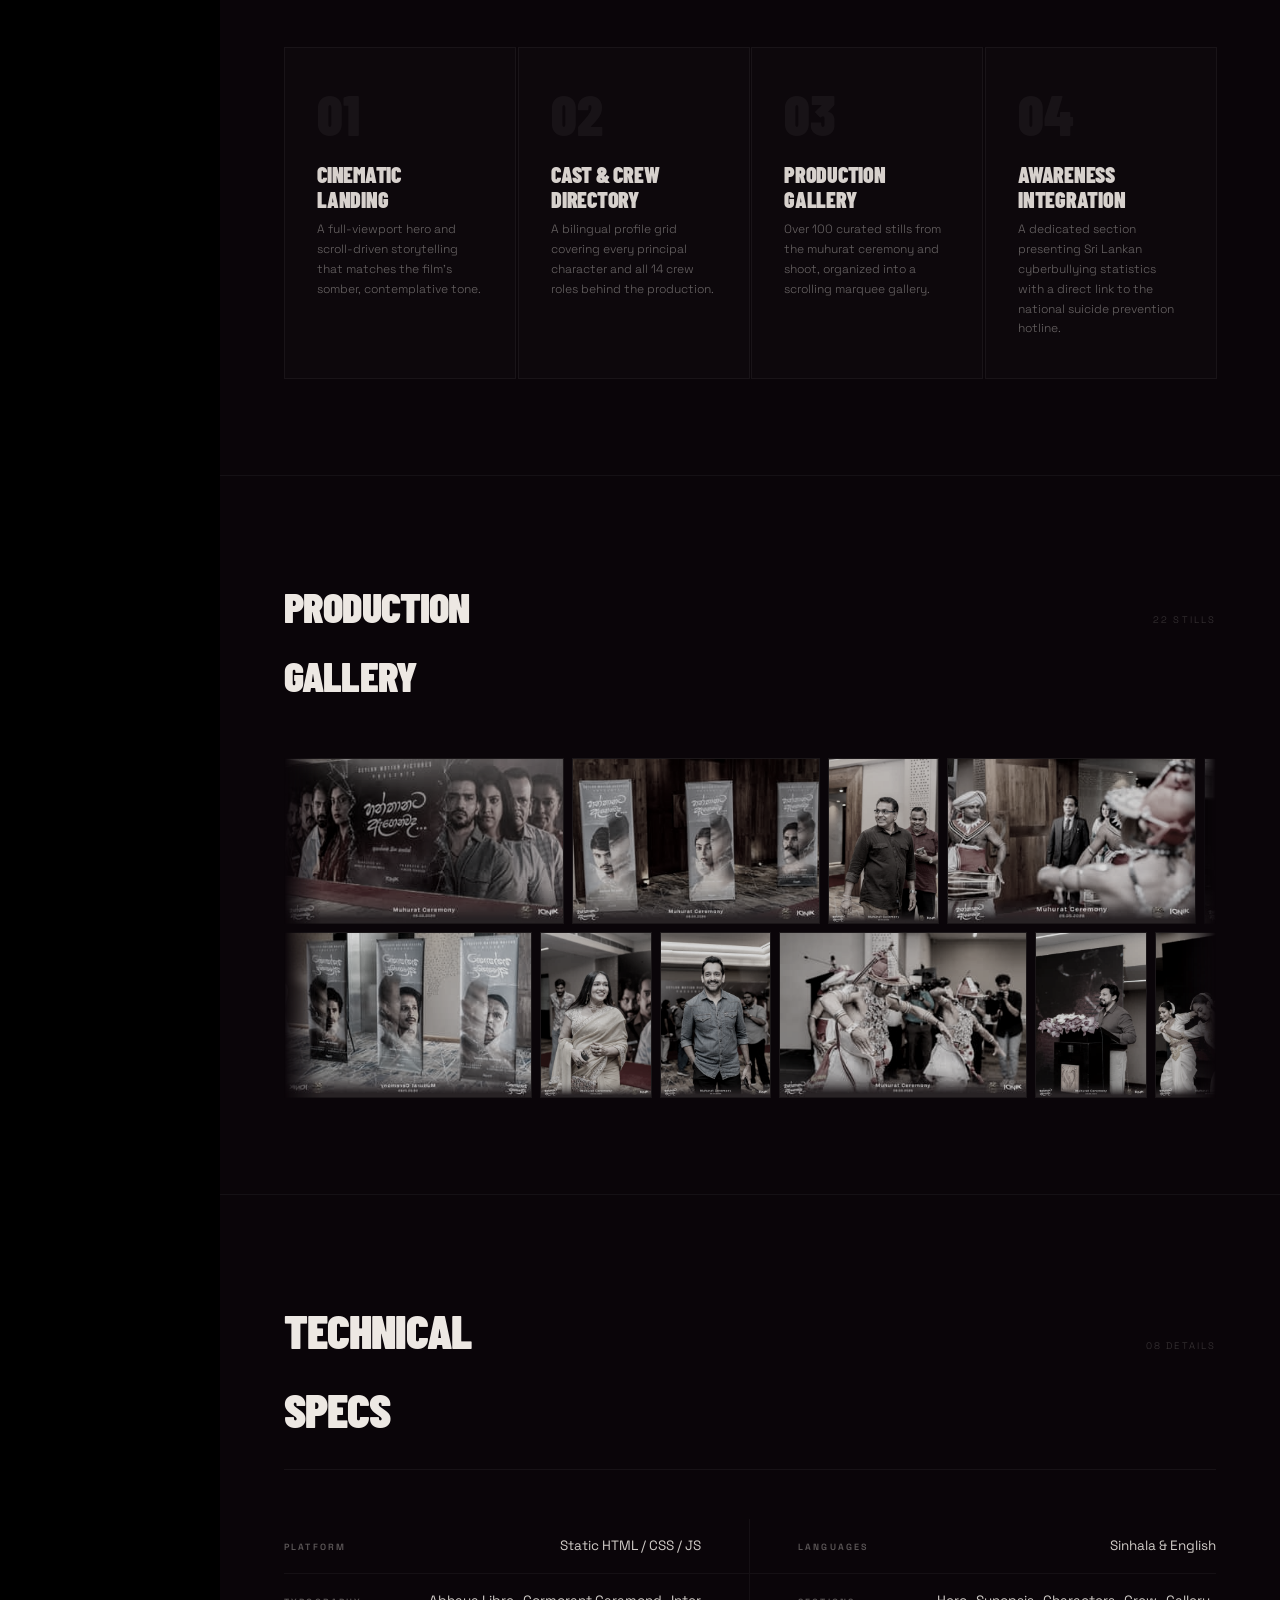
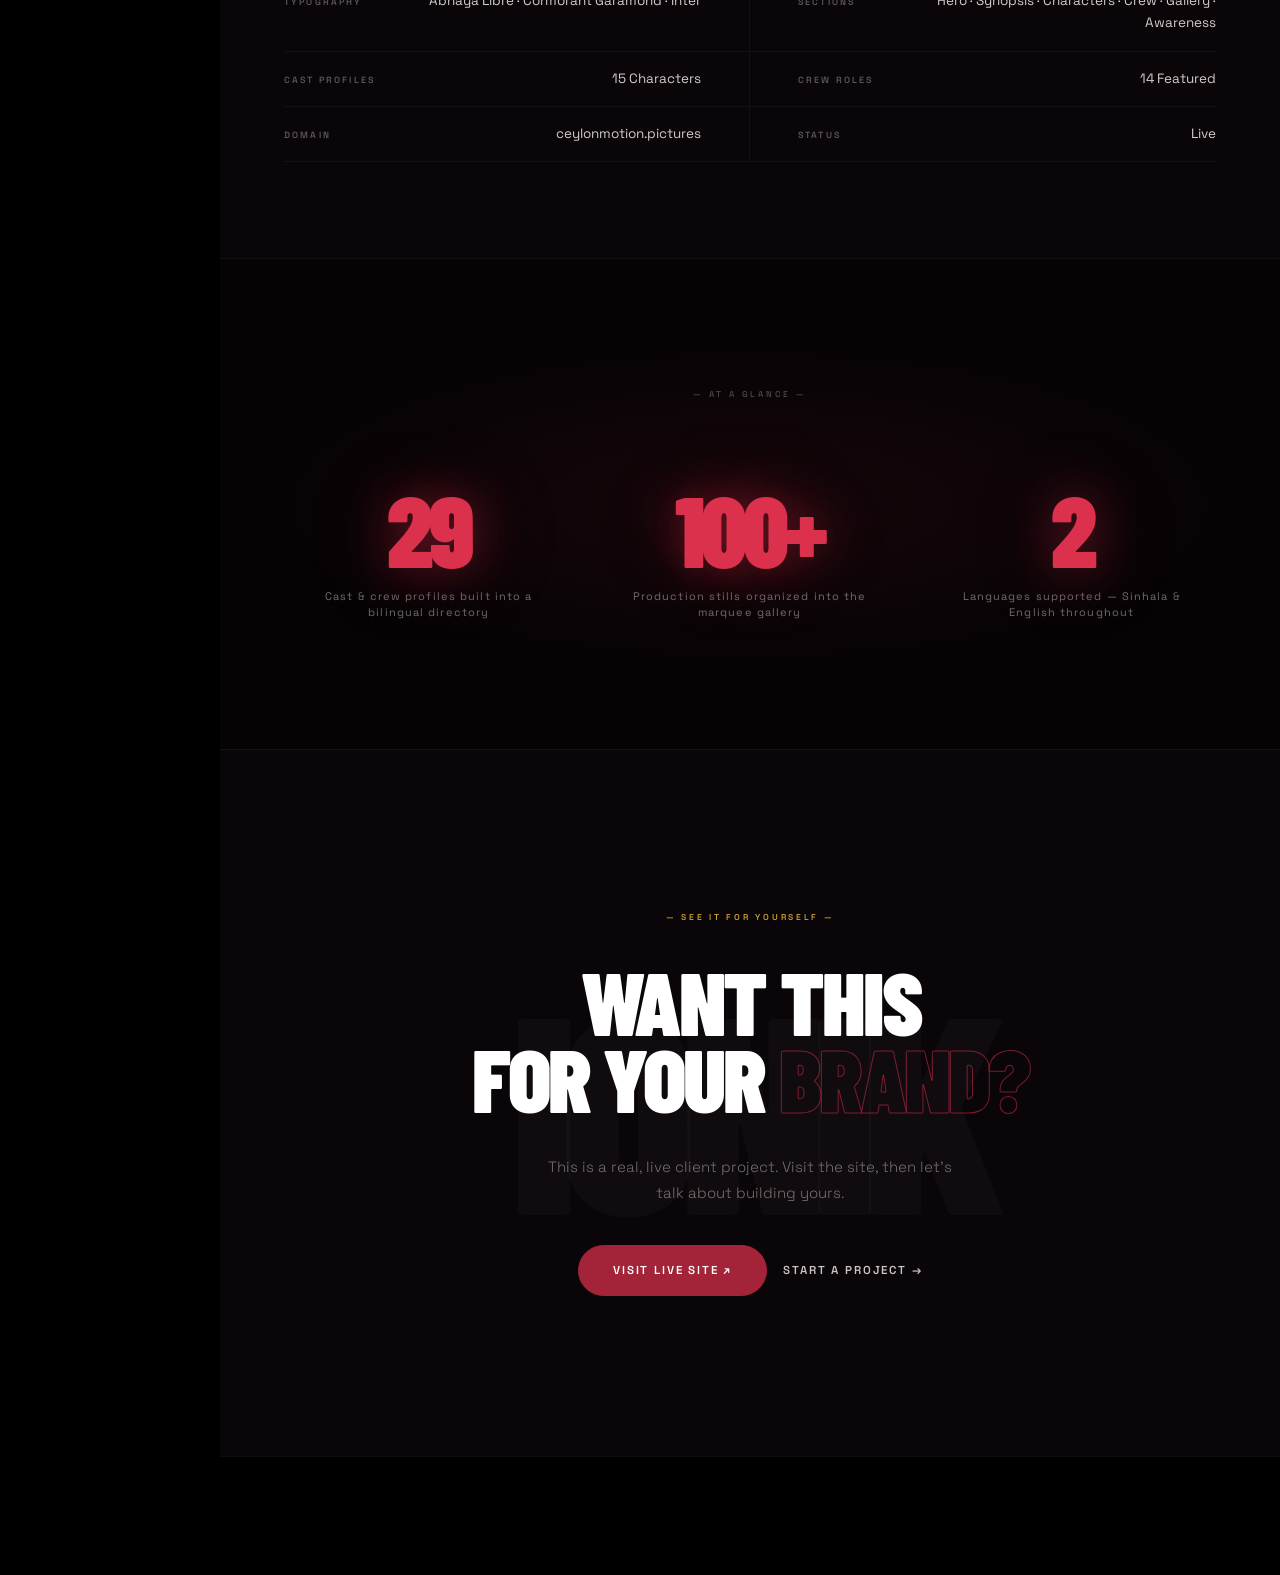
<file: ceylon-motion.html>
<!DOCTYPE html>
<html lang="en">
<head>
    <meta charset="UTF-8">
    <meta name="viewport" content="width=device-width, initial-scale=1.0">
    <meta name="description" content="Ceylon Motion Pictures — IONIK Web case study. The official production website for &quot;හන්තානට ඇහෙනවද&quot;, a Sri Lankan social-awareness feature film.">
    <title>Ceylon Motion Pictures — IONIK Web Case Study</title>
    <link rel="icon" type="image/png" media="(prefers-color-scheme: dark)"  href="Assets/IONIK/ionik_icon_white-Photoroom.png">
    <link rel="icon" type="image/png" media="(prefers-color-scheme: light)" href="Assets/IONIK/ionik_icon_black-Photoroom.png">
    <link rel="icon" type="image/png" href="Assets/IONIK/ionik_icon_white-Photoroom.png">
    <link rel="preconnect" href="https://fonts.googleapis.com">
    <link rel="preconnect" href="https://fonts.gstatic.com" crossorigin>
    <link href="https://fonts.googleapis.com/css2?family=Barlow+Condensed:wght@700;900&family=Space+Grotesk:wght@300;400;500;600&family=Abhaya+Libre:wght@500;700&display=swap" rel="stylesheet">
    <link rel="stylesheet" href="ionik-styles.css">

    <style>
    /* ═══════════════════════════════════════════════════════
       CEYLON MOTION PICTURES — IONIK WEB CASE STUDY
       Palette lifted from the live film site itself: near-black,
       deep crimson, bone white, muted mauve, gold accent.
    ═══════════════════════════════════════════════════════ */

    :root {
        --cmp-pad:     clamp(24px, 5vw, 72px);
        --cmp-bg:      #0A0509;
        --cmp-crimson: #A32439;
        --cmp-crimson-dim: rgba(163,36,57,0.55);
        --cmp-gold:    #C9A227;
        --cmp-bone:    #EDE8E3;
    }

    /* ── BACK LINK ── */
    .cmp-back {
        position: fixed;
        top: 32px;
        left: calc(var(--sidebar-w) + 32px);
        z-index: 200;
        display: inline-flex;
        align-items: center;
        gap: 8px;
        font-family: var(--ff-body);
        font-size: 9px;
        font-weight: 600;
        letter-spacing: 0.28em;
        text-transform: uppercase;
        color: rgba(237,232,227,0.55);
        text-decoration: none;
        padding: 7px 16px 7px 12px;
        border: 1px solid rgba(237,232,227,0.10);
        border-radius: 100px;
        background: rgba(10,5,9,0.55);
        backdrop-filter: blur(12px);
        -webkit-backdrop-filter: blur(12px);
        transition: color 0.2s, border-color 0.2s;
    }
    .cmp-back::before { content: '←'; font-size: 12px; }
    .cmp-back:hover   { color: var(--cmp-bone); border-color: rgba(237,232,227,0.22); }

    /* ══════════════════════════════════════════════
       1. HERO
    ══════════════════════════════════════════════ */
    .cmp-hero {
        min-height: 100dvh;
        position: relative;
        display: flex;
        flex-direction: column;
        justify-content: flex-end;
        padding: 0 var(--cmp-pad) clamp(48px, 7vh, 80px);
        overflow: hidden;
        background: var(--cmp-bg);
    }
    .cmp-hero__img {
        position: absolute;
        inset: 0;
        width: 100%; height: 100%;
        object-fit: cover;
        object-position: center 25%;
        opacity: 0.30;
        z-index: 0;
        pointer-events: none;
    }
    .cmp-hero__overlay {
        position: absolute;
        inset: 0;
        background:
            radial-gradient(ellipse 80% 60% at 60% 20%, rgba(163,36,57,0.16) 0%, transparent 60%),
            linear-gradient(to top, var(--cmp-bg) 0%, rgba(10,5,9,0.25) 45%, rgba(10,5,9,0.65) 100%);
        z-index: 1;
        pointer-events: none;
    }
    .cmp-hero__tag {
        position: absolute;
        top: clamp(80px, 12vh, 110px);
        left: var(--cmp-pad);
        z-index: 3;
        display: inline-flex;
        align-items: center;
        gap: 12px;
        font-family: var(--ff-body);
        font-size: 8.5px;
        font-weight: 600;
        letter-spacing: 0.34em;
        text-transform: uppercase;
        color: var(--cmp-gold);
    }
    .cmp-hero__tag::before {
        content: '';
        width: 32px;
        height: 1px;
        background: var(--cmp-gold);
        flex-shrink: 0;
    }
    .cmp-hero__status {
        position: absolute;
        top: clamp(80px, 12vh, 110px);
        right: var(--cmp-pad);
        z-index: 3;
        display: inline-flex;
        align-items: center;
        gap: 7px;
        font-family: var(--ff-body);
        font-size: 9px;
        font-weight: 600;
        letter-spacing: 0.24em;
        text-transform: uppercase;
        color: rgba(237,232,227,0.55);
    }
    .cmp-hero__status-dot {
        width: 6px; height: 6px;
        border-radius: 50%;
        background: #4caf6a;
        box-shadow: 0 0 8px rgba(76,175,106,0.7);
        flex-shrink: 0;
        animation: cmpPulseDot 2.2s ease-in-out infinite;
    }
    @keyframes cmpPulseDot { 0%,100% { opacity: 1; } 50% { opacity: 0.35; } }

    .cmp-hero__inner { position: relative; z-index: 3; }

    /* Title art image replaces a typed headline */
    .cmp-hero__logo {
        width: min(560px, 78vw);
        height: auto;
        display: block;
        margin-bottom: clamp(1.25rem, 3vh, 1.75rem);
        filter: drop-shadow(0 0 40px rgba(163,36,57,0.35));
    }
    .cmp-hero__quote {
        font-size: clamp(14px, 1.7vw, 17px);
        font-weight: 400;
        color: rgba(237,232,227,0.55);
        letter-spacing: 0.01em;
        margin-bottom: clamp(2rem, 4vh, 2.75rem);
    }

    /* Highlighted "visit the live site" callout — the focal CTA of the hero */
    .cmp-hero__visit {
        display: inline-flex;
        align-items: center;
        gap: 14px;
        padding: 14px 26px;
        margin-bottom: clamp(2rem, 4vh, 2.75rem);
        border-radius: 100px;
        border: 1px solid rgba(201,162,39,0.45);
        background: rgba(163,36,57,0.10);
        text-decoration: none;
        width: fit-content;
        position: relative;
        overflow: visible;
        animation: cmpVisitGlow 2.6s ease-in-out infinite;
        transition: border-color 0.25s ease, background 0.25s ease, transform 0.25s ease;
    }
    .cmp-hero__visit:hover {
        transform: translateY(-2px);
        border-color: var(--cmp-gold);
        background: rgba(163,36,57,0.18);
    }
    .cmp-hero__visit-label {
        font-size: 8px;
        font-weight: 600;
        letter-spacing: 0.24em;
        text-transform: uppercase;
        color: rgba(237,232,227,0.45);
        display: block;
        margin-bottom: 2px;
    }
    .cmp-hero__visit-url {
        font-family: var(--ff-display);
        font-size: clamp(16px, 2vw, 20px);
        font-weight: 900;
        letter-spacing: -0.01em;
        color: var(--cmp-bone);
    }
    .cmp-hero__visit-arrow {
        font-size: 20px;
        color: var(--cmp-gold);
        transition: transform 0.25s var(--ease-expo);
    }
    .cmp-hero__visit:hover .cmp-hero__visit-arrow { transform: translate(4px, -4px); }
    @keyframes cmpVisitGlow {
        0%, 100% { box-shadow: 0 0 0px rgba(201,162,39,0.0); }
        50%      { box-shadow: 0 0 26px rgba(201,162,39,0.22); }
    }

    .cmp-hero__rule {
        height: 1px;
        background: linear-gradient(90deg, var(--cmp-crimson) 0%, rgba(237,232,227,0.08) 50%, transparent 100%);
        margin-bottom: clamp(1.5rem, 3vh, 2rem);
    }
    .cmp-hero__meta {
        display: flex;
        flex-wrap: wrap;
        gap: 0.25rem 0;
    }
    .cmp-hero__meta-item {
        display: flex;
        flex-direction: column;
        gap: 3px;
        padding-right: clamp(1.5rem, 3vw, 3rem);
    }
    .cmp-hero__meta-sep {
        width: 1px; height: 28px;
        background: rgba(237,232,227,0.10);
        margin-right: clamp(1.5rem, 3vw, 3rem);
        flex-shrink: 0;
        align-self: center;
    }
    .cmp-hero__meta-label {
        font-size: 7.5px;
        font-weight: 600;
        letter-spacing: 0.3em;
        text-transform: uppercase;
        color: rgba(237,232,227,0.32);
    }
    .cmp-hero__meta-val {
        font-size: 12.5px;
        font-weight: 400;
        color: rgba(237,232,227,0.85);
        letter-spacing: 0.03em;
    }
    .cmp-hero__scroll {
        position: absolute;
        bottom: clamp(24px, 4vh, 36px);
        right: var(--cmp-pad);
        z-index: 3;
        display: flex;
        align-items: center;
        gap: 10px;
        font-size: 7.5px;
        font-weight: 600;
        letter-spacing: 0.34em;
        text-transform: uppercase;
        color: rgba(237,232,227,0.22);
        animation: cmpScrollBob 2.6s ease-in-out infinite;
    }
    .cmp-hero__scroll-line { width: 26px; height: 1px; background: var(--cmp-crimson-dim); }
    @keyframes cmpScrollBob {
        0%,100% { opacity: 0.4; transform: translateY(0); }
        50%      { opacity: 0.9; transform: translateY(5px); }
    }

    /* ══════════════════════════════════════════════
       2. OVERVIEW
    ══════════════════════════════════════════════ */
    .cmp-overview {
        display: grid;
        grid-template-columns: 1fr 1fr;
        border-top: 1px solid rgba(237,232,227,0.06);
        background: var(--cmp-bg);
    }
    .cmp-overview__left {
        padding: clamp(48px, 8vw, 96px) var(--cmp-pad);
        border-right: 1px solid rgba(237,232,227,0.06);
    }
    .cmp-overview__eyebrow {
        font-size: 8px;
        font-weight: 600;
        letter-spacing: 0.34em;
        text-transform: uppercase;
        color: var(--cmp-gold);
        margin-bottom: 1.5rem;
    }
    .cmp-overview__desc {
        font-size: clamp(15px, 1.8vw, 18px);
        font-weight: 300;
        color: rgba(237,232,227,0.72);
        line-height: 1.85;
        max-width: 520px;
    }
    .cmp-overview__desc strong { color: var(--cmp-bone); font-weight: 500; }
    .cmp-overview__right {
        padding: clamp(48px, 8vw, 96px) var(--cmp-pad);
        display: grid;
        grid-template-columns: 1fr 1fr;
        gap: clamp(1.5rem, 3vw, 2.5rem);
        align-content: start;
    }
    .cmp-meta-block__label {
        font-size: 7.5px;
        font-weight: 600;
        letter-spacing: 0.28em;
        text-transform: uppercase;
        color: rgba(237,232,227,0.28);
        margin-bottom: 7px;
    }
    .cmp-meta-block__val {
        font-size: 14px;
        font-weight: 500;
        color: rgba(237,232,227,0.85);
        letter-spacing: 0.01em;
        line-height: 1.5;
    }

    /* ══════════════════════════════════════════════
       3. DELIVERABLES
    ══════════════════════════════════════════════ */
    .cmp-deliverables {
        border-top: 1px solid rgba(237,232,227,0.05);
        padding: clamp(56px, 8vw, 96px) var(--cmp-pad);
        background: var(--cmp-bg);
    }
    .cmp-deliverables__header {
        display: flex;
        align-items: baseline;
        justify-content: space-between;
        margin-bottom: clamp(2rem, 4vw, 3.5rem);
    }
    .cmp-deliverables__title {
        font-family: var(--ff-display);
        font-size: clamp(26px, 3.5vw, 42px);
        font-weight: 900;
        letter-spacing: -0.02em;
        text-transform: uppercase;
        color: var(--cmp-bone);
    }
    .cmp-deliverables__count {
        font-size: 9.5px;
        font-weight: 300;
        letter-spacing: 0.22em;
        text-transform: uppercase;
        color: rgba(237,232,227,0.22);
    }
    .cmp-deliv-grid {
        display: grid;
        grid-template-columns: repeat(4, 1fr);
        gap: 2px;
    }
    .cmp-deliv-item {
        padding: clamp(1.5rem, 3vw, 2.5rem) clamp(1.25rem, 2.5vw, 2rem);
        border: 1px solid rgba(237,232,227,0.05);
        background: rgba(237,232,227,0.014);
        position: relative;
        overflow: hidden;
        transition: border-color 0.35s ease, background 0.35s ease;
        cursor: default;
    }
    .cmp-deliv-item:hover {
        border-color: var(--cmp-crimson-dim);
        background: rgba(163,36,57,0.05);
    }
    .cmp-deliv-item__num {
        font-family: var(--ff-display);
        font-size: clamp(36px, 5vw, 56px);
        font-weight: 900;
        color: rgba(237,232,227,0.05);
        line-height: 1;
        margin-bottom: 1.25rem;
        transition: color 0.35s ease;
    }
    .cmp-deliv-item:hover .cmp-deliv-item__num {
        color: var(--cmp-crimson);
        filter: brightness(1.5);
        text-shadow: 0 0 32px rgba(163,36,57,0.45);
    }
    .cmp-deliv-item__title {
        font-family: var(--ff-display);
        font-size: clamp(16px, 2vw, 22px);
        font-weight: 900;
        letter-spacing: -0.01em;
        text-transform: uppercase;
        color: rgba(237,232,227,0.90);
        margin-bottom: 0.6rem;
        line-height: 1.1;
    }
    .cmp-deliv-item__desc {
        font-size: 12px;
        font-weight: 300;
        color: rgba(237,232,227,0.42);
        line-height: 1.65;
    }
    .cmp-deliv-item__line {
        position: absolute;
        bottom: 0; left: 0; right: 0;
        height: 2px;
        background: linear-gradient(90deg, var(--cmp-crimson), transparent);
        transform: scaleX(0);
        transform-origin: left;
        transition: transform 0.4s var(--ease-expo);
    }
    .cmp-deliv-item:hover .cmp-deliv-item__line { transform: scaleX(1); }

    /* ══════════════════════════════════════════════
       4. GALLERY (marquee)
    ══════════════════════════════════════════════ */
    .cmp-gallery-wrap {
        border-top: 1px solid rgba(237,232,227,0.05);
        padding: clamp(56px, 8vw, 96px) var(--cmp-pad);
        background: var(--cmp-bg);
    }
    .cmp-gallery-wrap__header {
        display: flex;
        align-items: baseline;
        justify-content: space-between;
        margin-bottom: clamp(2rem, 4vw, 3rem);
    }
    .cmp-gallery-wrap__title {
        font-family: var(--ff-display);
        font-size: clamp(26px, 3.5vw, 42px);
        font-weight: 900;
        letter-spacing: -0.02em;
        text-transform: uppercase;
        color: var(--cmp-bone);
    }
    .cmp-gallery-wrap__count {
        font-size: 9.5px;
        font-weight: 300;
        letter-spacing: 0.22em;
        text-transform: uppercase;
        color: rgba(237,232,227,0.22);
    }
    .cmp-gallery-wrap .cmpw__marquee { height: clamp(220px, 30vw, 340px); }
    .cmp-gallery-wrap .cmpw__row {
        -webkit-mask-image: linear-gradient(to right, transparent, #000 4%, #000 96%, transparent);
        mask-image: linear-gradient(to right, transparent, #000 4%, #000 96%, transparent);
    }

    /* ══════════════════════════════════════════════
       5. SPECS
    ══════════════════════════════════════════════ */
    .cmp-specs {
        border-top: 1px solid rgba(237,232,227,0.05);
        padding: clamp(56px, 8vw, 96px) var(--cmp-pad);
        background: var(--cmp-bg);
    }
    .cmp-specs__header {
        display: flex;
        align-items: baseline;
        justify-content: space-between;
        margin-bottom: clamp(2rem, 4vw, 3rem);
        padding-bottom: 1.25rem;
        border-bottom: 1px solid rgba(237,232,227,0.06);
    }
    .cmp-specs__title {
        font-family: var(--ff-display);
        font-size: clamp(28px, 4vw, 48px);
        font-weight: 900;
        letter-spacing: -0.02em;
        text-transform: uppercase;
        color: var(--cmp-bone);
    }
    .cmp-specs__count {
        font-size: 9.5px;
        font-weight: 300;
        letter-spacing: 0.22em;
        text-transform: uppercase;
        color: rgba(237,232,227,0.22);
    }
    .cmp-specs-grid { display: grid; grid-template-columns: 1fr 1fr; gap: 0; }
    .cmp-spec-row {
        display: flex;
        justify-content: space-between;
        align-items: baseline;
        padding: 1rem 0;
        border-bottom: 1px solid rgba(237,232,227,0.05);
        gap: 1rem;
    }
    .cmp-specs-grid > .cmp-spec-row:nth-child(odd)  { padding-right: 3rem; border-right: 1px solid rgba(237,232,227,0.05); }
    .cmp-specs-grid > .cmp-spec-row:nth-child(even) { padding-left: 3rem; }
    .cmp-spec-key {
        font-size: 9px;
        font-weight: 600;
        letter-spacing: 0.24em;
        text-transform: uppercase;
        color: rgba(237,232,227,0.36);
        flex-shrink: 0;
    }
    .cmp-spec-val {
        font-size: 13.5px;
        font-weight: 400;
        color: rgba(237,232,227,0.88);
        text-align: right;
    }

    /* ══════════════════════════════════════════════
       6. IMPACT
    ══════════════════════════════════════════════ */
    .cmp-impact {
        border-top: 1px solid rgba(237,232,227,0.05);
        background: #060305;
        padding: clamp(72px, 12vw, 128px) var(--cmp-pad);
        text-align: center;
        position: relative;
        overflow: hidden;
    }
    .cmp-impact::before {
        content: '';
        position: absolute;
        inset: 0;
        background: radial-gradient(ellipse 70% 50% at 50% 50%, rgba(163,36,57,0.10) 0%, transparent 70%);
        pointer-events: none;
    }
    .cmp-impact__eyebrow {
        font-size: 8.5px;
        font-weight: 600;
        letter-spacing: 0.34em;
        text-transform: uppercase;
        color: rgba(237,232,227,0.28);
        margin-bottom: clamp(3rem, 6vw, 5rem);
        position: relative;
    }
    .cmp-impact__grid {
        display: grid;
        grid-template-columns: repeat(3, 1fr);
        gap: clamp(2rem, 5vw, 4rem);
        max-width: 900px;
        margin: 0 auto;
        position: relative;
    }
    .cmp-impact__stat-num {
        font-family: var(--ff-display);
        font-size: clamp(52px, 8vw, 100px);
        font-weight: 900;
        letter-spacing: -0.04em;
        line-height: 1;
        color: var(--cmp-crimson);
        filter: brightness(1.35);
        text-shadow: 0 0 50px rgba(163,36,57,0.45), 0 0 100px rgba(163,36,57,0.18);
        margin-bottom: 0.6rem;
    }
    .cmp-impact__stat-label {
        font-size: 11px;
        font-weight: 400;
        letter-spacing: 0.10em;
        color: rgba(237,232,227,0.46);
        line-height: 1.5;
    }

    /* ══════════════════════════════════════════════
       7. CTA
    ══════════════════════════════════════════════ */
    .cmp-cta {
        border-top: 1px solid rgba(237,232,227,0.06);
        padding: clamp(80px, 14vw, 160px) var(--cmp-pad);
        display: flex;
        flex-direction: column;
        align-items: center;
        text-align: center;
        gap: clamp(1.5rem, 3vw, 2.5rem);
        position: relative;
        overflow: hidden;
        background: var(--cmp-bg);
    }
    .cmp-cta::before {
        content: 'IONIK';
        position: absolute;
        font-family: var(--ff-display);
        font-size: clamp(100px, 22vw, 280px);
        font-weight: 900;
        letter-spacing: -0.06em;
        color: rgba(237,232,227,0.022);
        pointer-events: none;
        user-select: none;
        white-space: nowrap;
        top: 50%; left: 50%;
        transform: translate(-50%, -50%);
    }
    .cmp-cta__eyebrow {
        font-size: 8.5px;
        font-weight: 600;
        letter-spacing: 0.32em;
        text-transform: uppercase;
        color: var(--cmp-gold);
        position: relative;
    }
    .cmp-cta__title {
        font-family: var(--ff-display);
        font-size: clamp(44px, 7vw, 96px);
        font-weight: 900;
        letter-spacing: -0.035em;
        text-transform: uppercase;
        line-height: 0.86;
        color: #fff;
        position: relative;
    }
    .cmp-cta__title em {
        font-style: normal;
        -webkit-text-stroke: 1px rgba(163,36,57,0.75);
        color: transparent;
    }
    .cmp-cta__sub {
        font-size: clamp(13px, 1.5vw, 15px);
        font-weight: 300;
        color: rgba(237,232,227,0.46);
        max-width: 420px;
        line-height: 1.75;
        position: relative;
    }
    .cmp-cta__actions {
        display: flex;
        gap: 1rem;
        flex-wrap: wrap;
        justify-content: center;
        position: relative;
    }
    /* Visit Live Site is the highlighted/primary action here */
    .cmp-cta .btn-fill {
        background: var(--cmp-crimson);
        border-color: var(--cmp-crimson);
        color: #fff;
        animation: cmpVisitGlow 2.6s ease-in-out infinite;
    }
    .cmp-cta .btn-fill:hover { filter: brightness(1.15); }
    .cmp-cta .btn-ghost { border-color: rgba(237,232,227,0.18); color: rgba(237,232,227,0.85); }
    .cmp-cta .btn-ghost:hover { border-color: var(--cmp-gold); color: var(--cmp-gold); }

    /* ══════════════════════════════════════════════
       RESPONSIVE
    ══════════════════════════════════════════════ */
    @media (max-width: 860px) {
        .cmp-back { left: 24px; top: 22px; position: absolute; }
        .cmp-overview { grid-template-columns: 1fr; }
        .cmp-overview__left  { border-right: none; border-bottom: 1px solid rgba(237,232,227,0.06); }
        .cmp-deliv-grid { grid-template-columns: 1fr 1fr; }
        .cmp-specs-grid { grid-template-columns: 1fr; }
        .cmp-specs-grid > .cmp-spec-row:nth-child(odd)  { padding-right: 0; border-right: none; }
        .cmp-specs-grid > .cmp-spec-row:nth-child(even) { padding-left: 0; }
    }
    @media (max-width: 600px) {
        .cmp-hero__meta { flex-direction: column; gap: 0.75rem; }
        .cmp-hero__meta-sep { display: none; }
        .cmp-impact__grid { gap: 1.5rem; }
        .cmp-hero__status { display: none; }
    }
    @media (max-width: 480px) {
        .cmp-deliv-grid  { grid-template-columns: 1fr; }
        .cmp-impact__grid { grid-template-columns: 1fr; gap: 2.5rem; }
        .cmp-cta__actions { flex-direction: column; align-items: stretch; }
        .cmp-cta__actions .btn { text-align: center; justify-content: center; }
        .cmp-overview__right { grid-template-columns: 1fr 1fr; }
        .cmp-hero__visit { padding: 11px 18px; gap: 10px; }
    }

    /* Light mode — dial back but keep the crimson identity */
    body[data-theme="light"] .cmp-back { background: rgba(255,255,255,0.88); color: rgba(0,0,0,0.45); border-color: rgba(0,0,0,0.10); }
    body[data-theme="light"] .cmp-back:hover { color: rgba(0,0,0,0.80); }
    body[data-theme="light"] .cmp-hero,
    body[data-theme="light"] .cmp-overview,
    body[data-theme="light"] .cmp-deliverables,
    body[data-theme="light"] .cmp-gallery-wrap,
    body[data-theme="light"] .cmp-specs,
    body[data-theme="light"] .cmp-cta { background: #14100f; }
    body[data-theme="light"] .cmp-impact { background: #0e0a09; }
    </style>
</head>
<body>

<div id="cursorDot"  class="cursor-dot"  aria-hidden="true"></div>
<div id="cursorRing" class="cursor-ring" aria-hidden="true"></div>

<!-- ── SIDEBAR ── -->
<aside id="sidebar" class="sidebar" aria-label="Site navigation">
    <a href="index.html" class="sidebar__logo-wrap" id="sidebarLogoWrap" aria-label="IONIK home">
        <img id="sidebarLogo" class="sidebar__logo-img" src="ionik-logo.svg" alt="IONIK" draggable="false">
    </a>
    <div class="sidebar__track" aria-hidden="true">
        <div id="scrollFill" class="sidebar__fill"></div>
    </div>
    <nav class="sidebar__nav" aria-label="Primary">
        <ul role="list">
            <li><a href="index.html#home"      class="sidebar__link"><span class="sidebar__link-bar"></span><span class="sidebar__link-text">Home</span></a></li>
            <li class="sidebar__group" aria-hidden="true"><span class="sidebar__group-label">Subsidiaries</span></li>
            <li><a href="index.html#gear"      class="sidebar__link sidebar__link--sub"><span class="sidebar__link-bar"></span><span class="sidebar__link-text">IONIK Merch</span></a></li>
            <li><a href="index.html#events"    class="sidebar__link sidebar__link--sub"><span class="sidebar__link-bar"></span><span class="sidebar__link-text">IONIK Events</span></a></li>
            <li><a href="index.html#creatives" class="sidebar__link sidebar__link--sub"><span class="sidebar__link-bar"></span><span class="sidebar__link-text">IONIK Creatives</span></a></li>
            <li class="sidebar__item--has-sub open" id="navWebItem">
                <button class="sidebar__link sidebar__link--parent" id="navWebToggle" aria-expanded="true" aria-controls="navWebSub">
                    <span class="sidebar__link-bar"></span>
                    <span class="sidebar__link-text">IONIK Web</span>
                    <span class="sidebar__chevron" aria-hidden="true">›</span>
                </button>
                <ul class="sidebar__sub" id="navWebSub" role="list" aria-label="IONIK Web projects">
                    <li>
                        <a href="index.html#ceylon-motion" class="sidebar__sublink active">
                            <span class="sidebar__sublink-dot" aria-hidden="true"></span>
                            <span>Ceylon Motion Pictures</span>
                        </a>
                    </li>
                </ul>
            </li>
            <li class="sidebar__sep" aria-hidden="true"></li>
            <li><a href="index.html#about"   class="sidebar__link"><span class="sidebar__link-bar"></span><span class="sidebar__link-text">About</span></a></li>
            <li><a href="index.html#contact" class="sidebar__link"><span class="sidebar__link-bar"></span><span class="sidebar__link-text">Contact</span></a></li>
        </ul>
    </nav>
    <div class="sidebar__bottom">
        <button id="themeToggle" class="sidebar__theme-btn" aria-label="Switch to light mode">
            <svg class="theme-icon theme-icon--sun" xmlns="http://www.w3.org/2000/svg" viewBox="0 0 24 24" width="15" height="15" fill="none" stroke="currentColor" stroke-width="2" stroke-linecap="round" stroke-linejoin="round" aria-hidden="true"><circle cx="12" cy="12" r="5"/><line x1="12" y1="1" x2="12" y2="3"/><line x1="12" y1="21" x2="12" y2="23"/><line x1="4.22" y1="4.22" x2="5.64" y2="5.64"/><line x1="18.36" y1="18.36" x2="19.78" y2="19.78"/><line x1="1" y1="12" x2="3" y2="12"/><line x1="21" y1="12" x2="23" y2="12"/><line x1="4.22" y1="19.78" x2="5.64" y2="18.36"/><line x1="18.36" y1="5.64" x2="19.78" y2="4.22"/></svg>
            <svg class="theme-icon theme-icon--moon" xmlns="http://www.w3.org/2000/svg" viewBox="0 0 24 24" width="15" height="15" fill="none" stroke="currentColor" stroke-width="2" stroke-linecap="round" stroke-linejoin="round" aria-hidden="true"><path d="M21 12.79A9 9 0 1 1 11.21 3 7 7 0 0 0 21 12.79z"/></svg>
        </button>
        <a href="index.html#contact" class="sidebar__cta">Start a Project</a>
        <a href="mailto:info.ionikcollectives@gmail.com" class="sidebar__email">info.ionikcollectives@gmail.com</a>
    </div>
</aside>

<button id="sidebarToggle" class="s-toggle" aria-label="Open menu" aria-expanded="false" aria-controls="sidebar"><span></span><span></span><span></span></button>
<div id="sidebarOverlay" class="s-overlay" aria-hidden="true"></div>

<!-- Back link -->
<a href="index.html#web" class="cmp-back" id="cmpBack">IONIK Web</a>

<!-- ══════════════════════════════════
     MAIN
══════════════════════════════════ -->
<div class="main-wrap">
<main id="main">

    <!-- ── 1. HERO ── -->
    <section class="cmp-hero" aria-label="Ceylon Motion Pictures case study">

        <img class="cmp-hero__img" src="Assets/CeylonMotion/hero-poster.jpg" alt="Official poster reveal for හන්තානට ඇහෙනවද — Ceylon Motion Pictures presents, directed by Shirly P. Delankawala">
        <div class="cmp-hero__overlay" aria-hidden="true"></div>

        <span class="cmp-hero__tag" aria-hidden="true">IONIK Web · Live Project</span>
        <span class="cmp-hero__status" aria-hidden="true"><span class="cmp-hero__status-dot"></span>Live</span>

        <div class="cmp-hero__inner">
            <img class="cmp-hero__logo" src="Assets/CeylonMotion/movie-title-logo.png" alt="හන්තානට ඇහෙනවද...">
            <p class="cmp-hero__quote">Ceylon Motion Pictures — a social-awareness feature confronting cyberbullying in Sri Lanka.</p>

            <a href="https://ceylonmotion.pictures" target="_blank" rel="noopener" class="cmp-hero__visit">
                <span>
                    <span class="cmp-hero__visit-label">See it live</span>
                    <span class="cmp-hero__visit-url">ceylonmotion.pictures</span>
                </span>
                <span class="cmp-hero__visit-arrow" aria-hidden="true">↗</span>
            </a>

            <div class="cmp-hero__rule" aria-hidden="true"></div>
            <div class="cmp-hero__meta" role="list">
                <div class="cmp-hero__meta-item" role="listitem">
                    <span class="cmp-hero__meta-label">Client</span>
                    <span class="cmp-hero__meta-val">Ceylon Motion Pictures</span>
                </div>
                <div class="cmp-hero__meta-sep" aria-hidden="true"></div>
                <div class="cmp-hero__meta-item" role="listitem">
                    <span class="cmp-hero__meta-label">Genre</span>
                    <span class="cmp-hero__meta-val">Social-Awareness Drama</span>
                </div>
                <div class="cmp-hero__meta-sep" aria-hidden="true"></div>
                <div class="cmp-hero__meta-item" role="listitem">
                    <span class="cmp-hero__meta-label">Scope</span>
                    <span class="cmp-hero__meta-val">Web Design &amp; Development</span>
                </div>
            </div>
        </div>

        <div class="cmp-hero__scroll" aria-hidden="true">
            <span class="cmp-hero__scroll-line"></span>
            Scroll
        </div>
    </section>

    <!-- ── 2. OVERVIEW ── -->
    <section class="cmp-overview" aria-label="Project overview">
        <div class="cmp-overview__left">
            <p class="cmp-overview__eyebrow">— The Brief —</p>
            <p class="cmp-overview__desc">
                Ceylon Motion Pictures came to <strong>IONIK Web</strong> to launch the official site for their
                feature film — a story confronting cyberbullying and mental health in Sri Lanka. We built a
                bilingual, cinematic production website: synopsis, full cast and crew directory, a curated
                production gallery, and a dedicated awareness section linking directly to Sri Lanka's national
                suicide prevention hotline.
            </p>
        </div>
        <div class="cmp-overview__right">
            <div class="cmp-meta-block">
                <p class="cmp-meta-block__label">Director</p>
                <p class="cmp-meta-block__val">Shirly P.<br>Delankawala</p>
            </div>
            <div class="cmp-meta-block">
                <p class="cmp-meta-block__label">Producer</p>
                <p class="cmp-meta-block__val">Rimzan<br>Shaheed</p>
            </div>
            <div class="cmp-meta-block">
                <p class="cmp-meta-block__label">Our Role</p>
                <p class="cmp-meta-block__val">Web Design<br>&amp; Development</p>
            </div>
            <div class="cmp-meta-block">
                <p class="cmp-meta-block__label">Languages</p>
                <p class="cmp-meta-block__val">Sinhala<br>&amp; English</p>
            </div>
        </div>
    </section>

    <!-- ── 3. DELIVERABLES ── -->
    <section class="cmp-deliverables" aria-label="What we built">
        <div class="cmp-deliverables__header">
            <h2 class="cmp-deliverables__title">What We Built</h2>
            <span class="cmp-deliverables__count">04 deliverables</span>
        </div>
        <div class="cmp-deliv-grid">
            <div class="cmp-deliv-item">
                <p class="cmp-deliv-item__num">01</p>
                <h3 class="cmp-deliv-item__title">Cinematic<br>Landing</h3>
                <p class="cmp-deliv-item__desc">A full-viewport hero and scroll-driven storytelling that matches the film's somber, contemplative tone.</p>
                <span class="cmp-deliv-item__line" aria-hidden="true"></span>
            </div>
            <div class="cmp-deliv-item">
                <p class="cmp-deliv-item__num">02</p>
                <h3 class="cmp-deliv-item__title">Cast &amp; Crew<br>Directory</h3>
                <p class="cmp-deliv-item__desc">A bilingual profile grid covering every principal character and all 14 crew roles behind the production.</p>
                <span class="cmp-deliv-item__line" aria-hidden="true"></span>
            </div>
            <div class="cmp-deliv-item">
                <p class="cmp-deliv-item__num">03</p>
                <h3 class="cmp-deliv-item__title">Production<br>Gallery</h3>
                <p class="cmp-deliv-item__desc">Over 100 curated stills from the muhurat ceremony and shoot, organized into a scrolling marquee gallery.</p>
                <span class="cmp-deliv-item__line" aria-hidden="true"></span>
            </div>
            <div class="cmp-deliv-item">
                <p class="cmp-deliv-item__num">04</p>
                <h3 class="cmp-deliv-item__title">Awareness<br>Integration</h3>
                <p class="cmp-deliv-item__desc">A dedicated section presenting Sri Lankan cyberbullying statistics with a direct link to the national suicide prevention hotline.</p>
                <span class="cmp-deliv-item__line" aria-hidden="true"></span>
            </div>
        </div>
    </section>

    <!-- ── 4. GALLERY (marquee — same mechanism as the film's own site) ── -->
    <section class="cmp-gallery-wrap" aria-label="Production gallery">
        <div class="cmp-gallery-wrap__header">
            <h2 class="cmp-gallery-wrap__title">Production<br>Gallery</h2>
            <span class="cmp-gallery-wrap__count">22 stills</span>
        </div>
        <div class="cmpw__marquee" aria-hidden="true">
            <div class="cmpw__row"><div class="cmpw__track cmpw__track--a" id="cmpwTrackA"></div></div>
            <div class="cmpw__row"><div class="cmpw__track cmpw__track--b" id="cmpwTrackB"></div></div>
        </div>
    </section>

    <!-- ── 5. SPECS ── -->
    <section class="cmp-specs" aria-label="Technical specification">
        <div class="cmp-specs__header">
            <h2 class="cmp-specs__title">Technical<br>Specs</h2>
            <span class="cmp-specs__count">08 details</span>
        </div>
        <div class="cmp-specs-grid">
            <div class="cmp-spec-row"><span class="cmp-spec-key">Platform</span><span class="cmp-spec-val">Static HTML / CSS / JS</span></div>
            <div class="cmp-spec-row"><span class="cmp-spec-key">Languages</span><span class="cmp-spec-val">Sinhala &amp; English</span></div>
            <div class="cmp-spec-row"><span class="cmp-spec-key">Typography</span><span class="cmp-spec-val">Abhaya Libre · Cormorant Garamond · Inter</span></div>
            <div class="cmp-spec-row"><span class="cmp-spec-key">Sections</span><span class="cmp-spec-val">Hero · Synopsis · Characters · Crew · Gallery · Awareness</span></div>
            <div class="cmp-spec-row"><span class="cmp-spec-key">Cast Profiles</span><span class="cmp-spec-val">15 Characters</span></div>
            <div class="cmp-spec-row"><span class="cmp-spec-key">Crew Roles</span><span class="cmp-spec-val">14 Featured</span></div>
            <div class="cmp-spec-row"><span class="cmp-spec-key">Domain</span><span class="cmp-spec-val">ceylonmotion.pictures</span></div>
            <div class="cmp-spec-row"><span class="cmp-spec-key">Status</span><span class="cmp-spec-val">Live</span></div>
        </div>
    </section>

    <!-- ── 6. IMPACT ── -->
    <section class="cmp-impact" aria-label="Project scope at a glance">
        <p class="cmp-impact__eyebrow">— At A Glance —</p>
        <div class="cmp-impact__grid">
            <div class="cmp-impact__stat">
                <p class="cmp-impact__stat-num">29</p>
                <p class="cmp-impact__stat-label">Cast &amp; crew profiles built into a bilingual directory</p>
            </div>
            <div class="cmp-impact__stat">
                <p class="cmp-impact__stat-num">100+</p>
                <p class="cmp-impact__stat-label">Production stills organized into the marquee gallery</p>
            </div>
            <div class="cmp-impact__stat">
                <p class="cmp-impact__stat-num">2</p>
                <p class="cmp-impact__stat-label">Languages supported — Sinhala &amp; English throughout</p>
            </div>
        </div>
    </section>

    <!-- ── 7. CTA ── -->
    <section class="cmp-cta" aria-label="Start a project">
        <p class="cmp-cta__eyebrow">— See It For Yourself —</p>
        <h2 class="cmp-cta__title">
            Want this<br>for your <em>brand?</em>
        </h2>
        <p class="cmp-cta__sub">
            This is a real, live client project. Visit the site, then let's talk about building yours.
        </p>
        <div class="cmp-cta__actions">
            <a href="https://ceylonmotion.pictures" target="_blank" rel="noopener" class="btn btn-fill"><span class="btn-label">Visit Live Site ↗</span></a>
            <a href="index.html#contact" class="btn btn-ghost">Start a Project →</a>
        </div>
    </section>

</main>

<footer class="footer">
    <div class="footer__inner">
        <span class="footer__brand">IONIK Co.</span>
        <nav class="footer__links" aria-label="Footer navigation">
            <a href="index.html#gear">Gear</a>
            <a href="index.html#events">Events</a>
            <a href="index.html#creatives">Creatives</a>
            <a href="index.html#web">Web</a>
            <a href="index.html#about">About</a>
            <a href="index.html#contact">Contact</a>
        </nav>
        <small class="footer__copy">© 2026 IONIK Co. All rights reserved.</small>
    </div>
</footer>
</div>

<script src="ionik-script.js"></script>
<script>
    /* content-ready */
    requestAnimationFrame(function () {
        requestAnimationFrame(function () {
            document.body.classList.add('content-ready');
        });
    });

    /* Sidebar dropdown */
    (function () {
        var toggle = document.getElementById('navWebToggle');
        var item   = document.getElementById('navWebItem');
        if (!toggle || !item) return;
        toggle.addEventListener('click', function () {
            var open = item.classList.toggle('open');
            toggle.setAttribute('aria-expanded', String(open));
        });
    }());

    /* Set preloader-skip flag when leaving this page */
    (function () {
        var back = document.getElementById('cmpBack');
        if (back) back.addEventListener('click', function () {
            sessionStorage.setItem('ionik-skip-preloader', '1');
        });
    }());
</script>

</body>
</html>
</file>
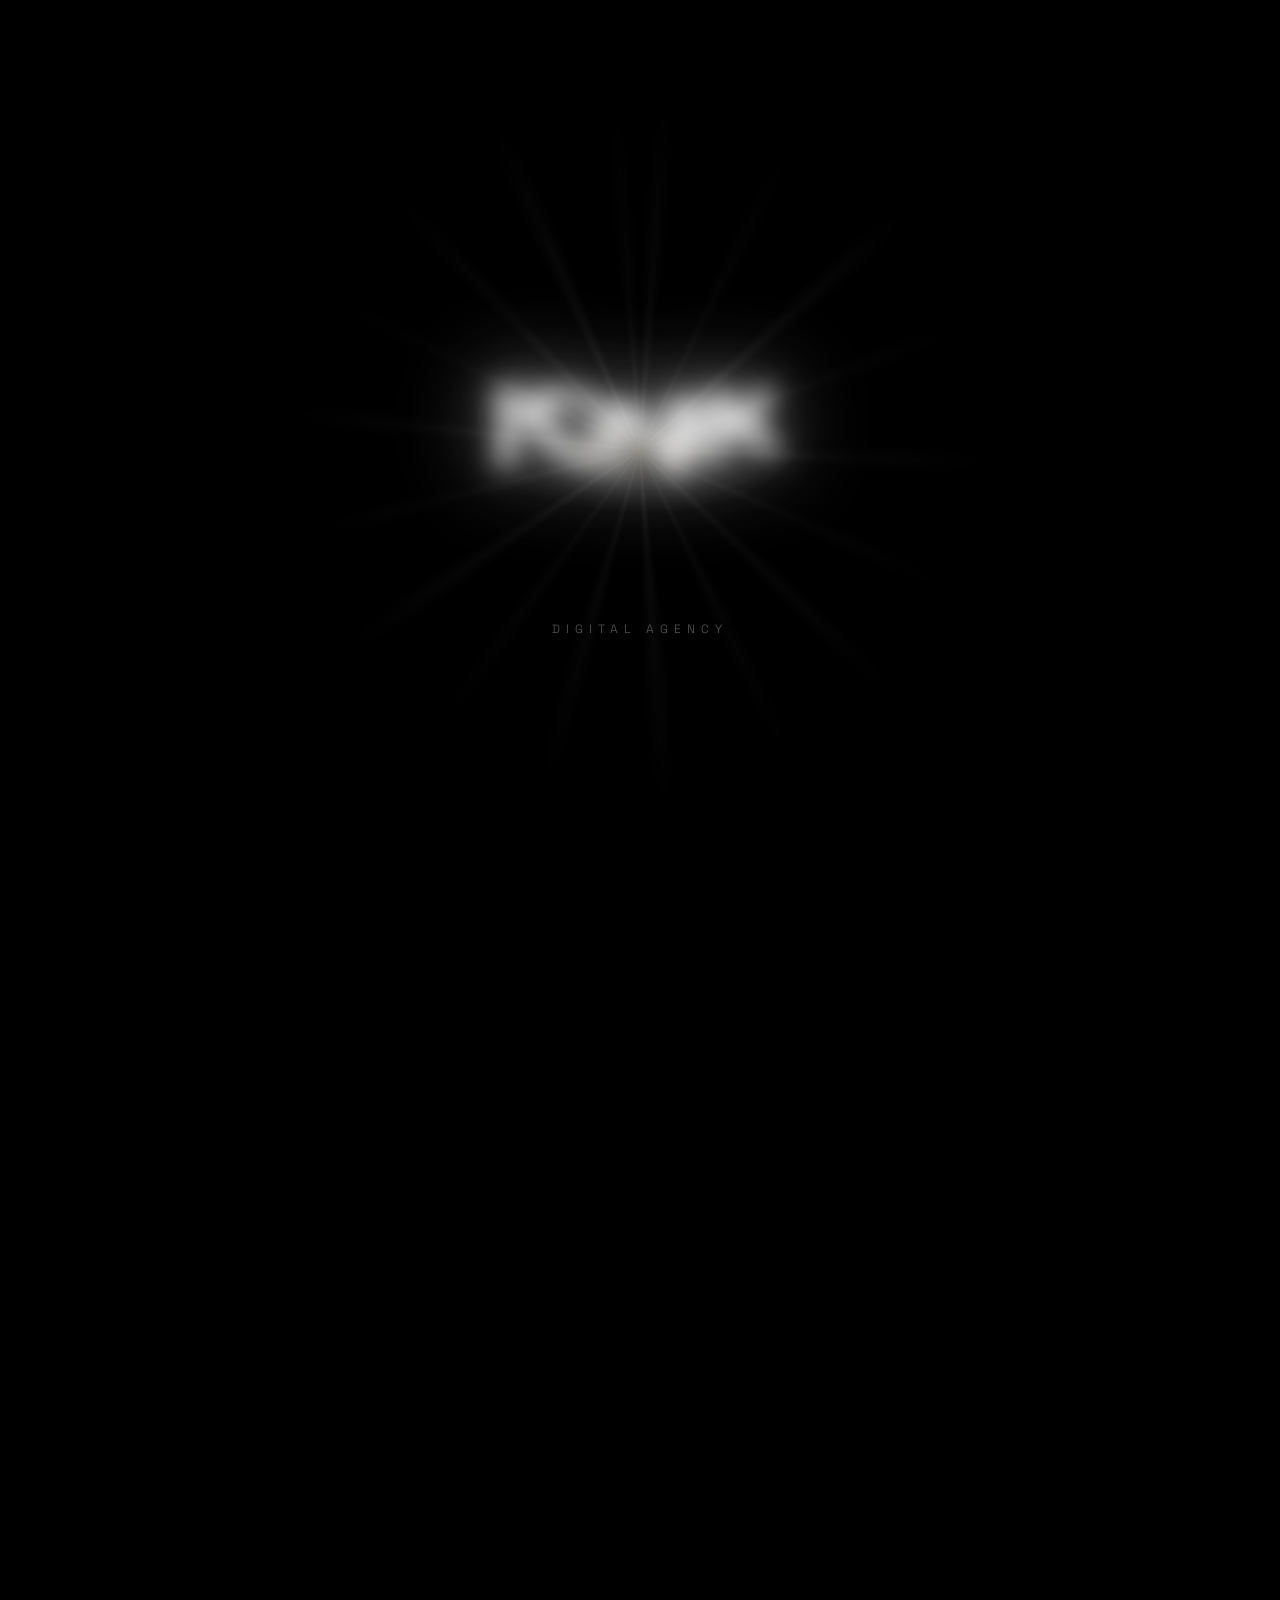
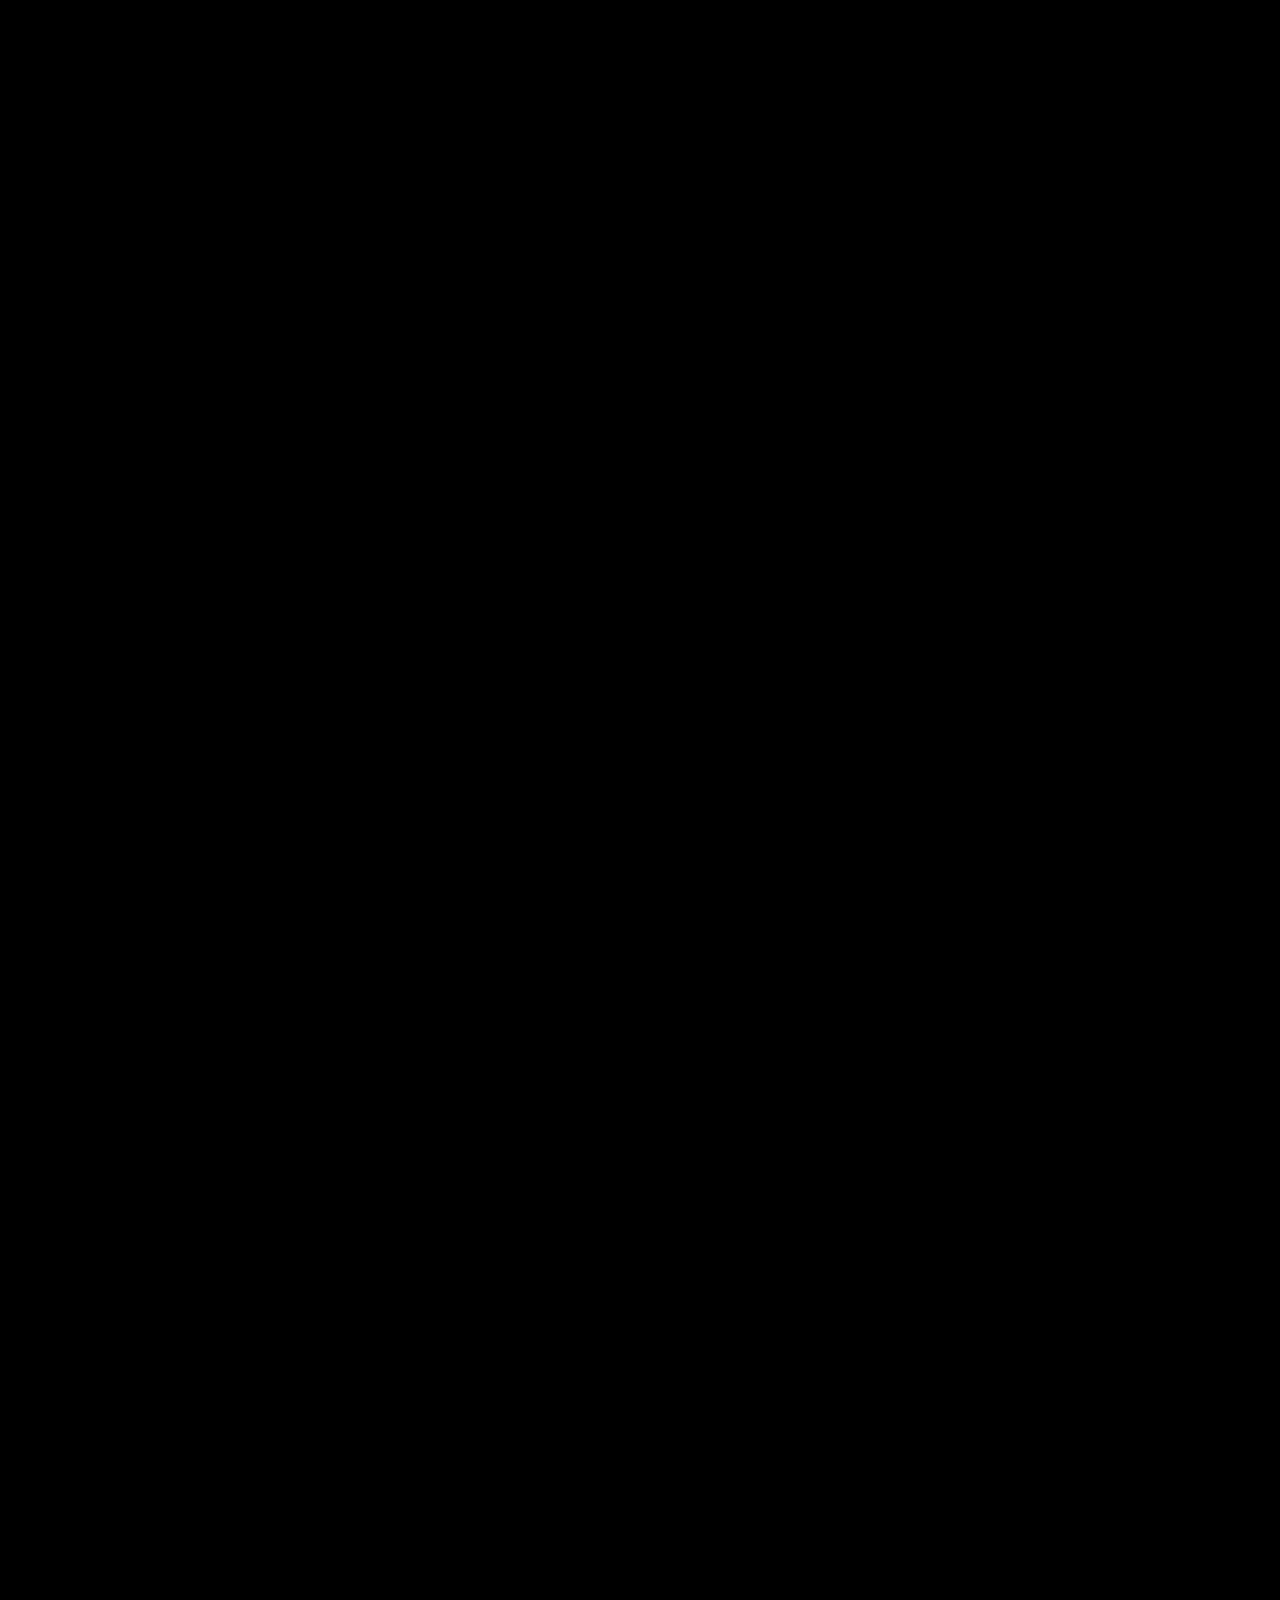
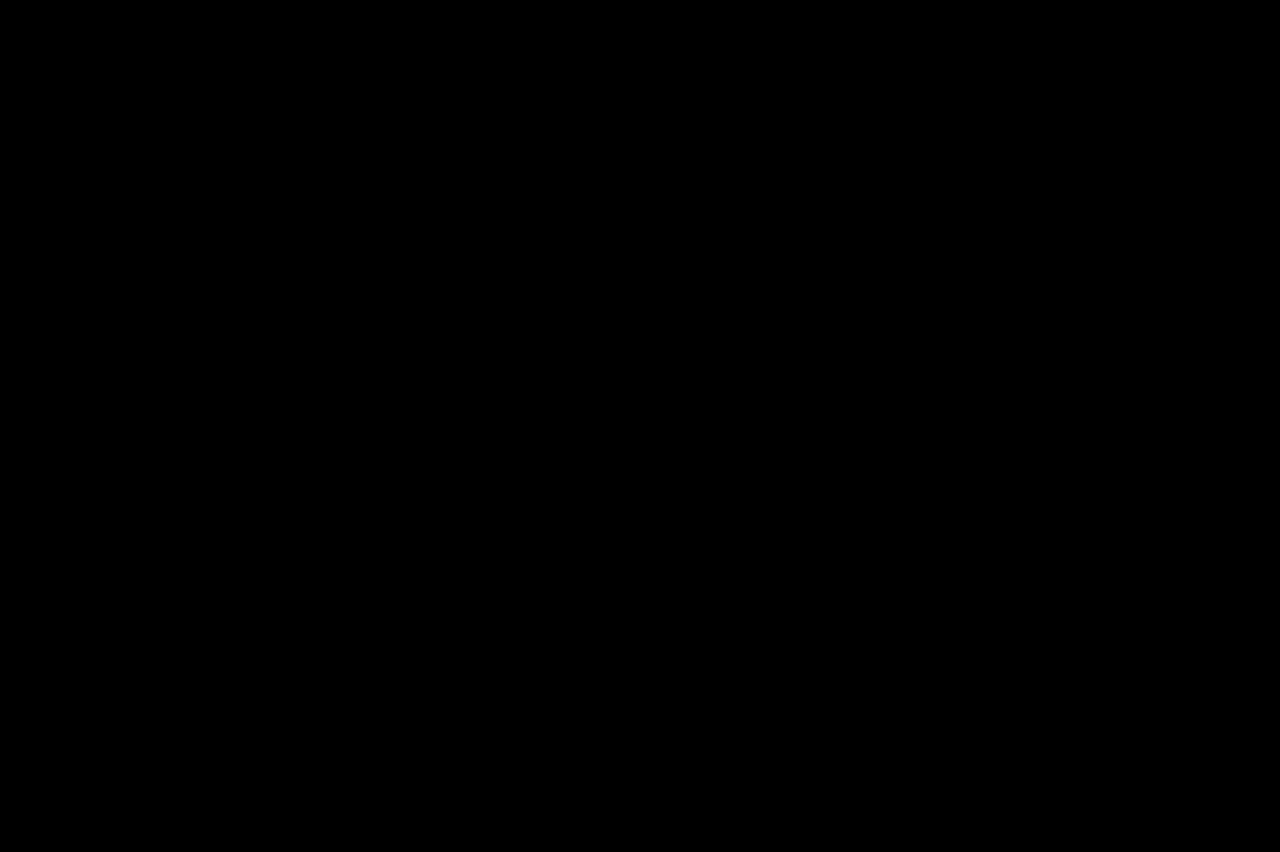
<file: ionik-index.html>
<!DOCTYPE html>
<html lang="en">
<head>
    <meta charset="UTF-8">
    <meta name="viewport" content="width=device-width, initial-scale=1.0">
    <meta name="description" content="IONIK — Premium Digital Marketing Agency. We build brands that dominate.">
    <title>IONIK — Digital Agency</title>
    <link rel="icon" type="image/png" media="(prefers-color-scheme: dark)"  href="Assets/ionik_icon_white-Photoroom.png">
    <link rel="icon" type="image/png" media="(prefers-color-scheme: light)" href="Assets/ionik_icon_black-Photoroom.png">
    <link rel="icon" type="image/png" href="Assets/ionik_icon_white-Photoroom.png">
    <link rel="preconnect" href="https://fonts.googleapis.com">
    <link rel="preconnect" href="https://fonts.gstatic.com" crossorigin>
    <link href="https://fonts.googleapis.com/css2?family=Barlow+Condensed:wght@700;900&family=Space+Grotesk:wght@300;400;500;600&display=swap" rel="stylesheet">
    <link rel="stylesheet" href="ionik-styles.css">
</head>
<body>

<!-- ══════════════════════════════════
     PRELOADER
══════════════════════════════════ -->
<div id="preloader" class="preloader" aria-hidden="true">
    <div class="pre-scanline"></div>
    <div class="pre-rays"   aria-hidden="true"></div>
    <div class="pre-glow"   aria-hidden="true"></div>
    <div class="pre-body">
        <!--
            LOGO FILE: name your white-on-transparent logo  ionik-logo.svg
            and place it in the same folder as this HTML.
            For the sidebar icon, name it  ionik-mark.svg  (the standalone O/eye mark).
        -->
        <img id="preLogoImg" class="pre-logo-img" src="ionik-logo.svg" alt="IONIK" draggable="false">
        <p class="pre-tagline">DIGITAL AGENCY</p>
    </div>
    <div class="pre-shockwave" aria-hidden="true"></div>
    <div class="pre-flash"     aria-hidden="true"></div>
    <div class="pre-streak"></div>
</div>

<!-- ══════════════════════════════════
     CUSTOM CURSOR
══════════════════════════════════ -->
<div id="cursorDot"  class="cursor-dot"  aria-hidden="true"></div>
<div id="cursorRing" class="cursor-ring" aria-hidden="true"></div>

<!-- ══════════════════════════════════
     LEFT SIDEBAR
══════════════════════════════════ -->
<aside id="sidebar" class="sidebar" aria-label="Site navigation">

    <!-- Logo — links to top, breathing glow + glitch on hover -->
    <a href="#home" class="sidebar__logo-wrap" id="sidebarLogoWrap" aria-label="IONIK home">
        <img
            id="sidebarLogo"
            class="sidebar__logo-img"
            src="ionik-logo.svg"
            alt="IONIK"
            draggable="false"
        >
    </a>

    <!-- Scroll progress indicator (right edge) -->
    <div class="sidebar__track" aria-hidden="true">
        <div id="scrollFill" class="sidebar__fill"></div>
    </div>

    <!-- Primary nav -->
    <nav class="sidebar__nav" aria-label="Primary">
        <ul role="list">
            <li>
                <a href="#home"     class="sidebar__link active" data-section="home">
                    <span class="sidebar__link-bar"></span>
                    <span class="sidebar__link-text">Home</span>
                </a>
            </li>
            <li>
                <a href="#services" class="sidebar__link" data-section="services">
                    <span class="sidebar__link-bar"></span>
                    <span class="sidebar__link-text">Services</span>
                </a>
            </li>
            <li>
                <a href="#about"    class="sidebar__link" data-section="about">
                    <span class="sidebar__link-bar"></span>
                    <span class="sidebar__link-text">About</span>
                </a>
            </li>
            <li>
                <a href="#contact"  class="sidebar__link" data-section="contact">
                    <span class="sidebar__link-bar"></span>
                    <span class="sidebar__link-text">Contact</span>
                </a>
            </li>
        </ul>
    </nav>

    <!-- Bottom CTA -->
    <div class="sidebar__bottom">
        <button id="themeToggle" class="sidebar__theme-btn" aria-label="Switch to light mode">
            <!-- Sun: visible in dark mode -->
            <svg class="theme-icon theme-icon--sun" xmlns="http://www.w3.org/2000/svg" viewBox="0 0 24 24" width="15" height="15" fill="none" stroke="currentColor" stroke-width="2" stroke-linecap="round" stroke-linejoin="round" aria-hidden="true">
                <circle cx="12" cy="12" r="5"/>
                <line x1="12" y1="1" x2="12" y2="3"/><line x1="12" y1="21" x2="12" y2="23"/>
                <line x1="4.22" y1="4.22" x2="5.64" y2="5.64"/><line x1="18.36" y1="18.36" x2="19.78" y2="19.78"/>
                <line x1="1" y1="12" x2="3" y2="12"/><line x1="21" y1="12" x2="23" y2="12"/>
                <line x1="4.22" y1="19.78" x2="5.64" y2="18.36"/><line x1="18.36" y1="5.64" x2="19.78" y2="4.22"/>
            </svg>
            <!-- Moon: visible in light mode -->
            <svg class="theme-icon theme-icon--moon" xmlns="http://www.w3.org/2000/svg" viewBox="0 0 24 24" width="15" height="15" fill="none" stroke="currentColor" stroke-width="2" stroke-linecap="round" stroke-linejoin="round" aria-hidden="true">
                <path d="M21 12.79A9 9 0 1 1 11.21 3 7 7 0 0 0 21 12.79z"/>
            </svg>
        </button>
        <a href="#contact" class="sidebar__cta">Start a Project</a>
        <a href="mailto:info.ionikcollectives@gmail.com" class="sidebar__email">info.ionikcollectives@gmail.com</a>
    </div>

</aside>

<!-- Mobile hamburger toggle -->
<button
    id="sidebarToggle"
    class="s-toggle"
    aria-label="Open menu"
    aria-expanded="false"
    aria-controls="sidebar"
>
    <span></span>
    <span></span>
    <span></span>
</button>

<!-- Mobile backdrop -->
<div id="sidebarOverlay" class="s-overlay" aria-hidden="true"></div>

<!-- ══════════════════════════════════
     MAIN CONTENT
══════════════════════════════════ -->
<div class="main-wrap">
<main id="main">

    <!-- ────────── HERO ────────── -->
    <section class="hero" id="home" aria-label="Hero">
        <div class="hero__dots" aria-hidden="true"></div>

        <div class="hero__content">
            <p class="hero__eyebrow">— LET'S WORK TOGETHER —</p>
            <h1 class="hero__title">
                <span>LET'S BUILD</span>
                <span>SOMETHING</span>
                <span>POWERFUL</span>
            </h1>
            <p class="hero__sub">
                Ready to dominate your market? Tell us about your brand,
                and we'll show you exactly how to get there.
            </p>
            <div class="hero__actions">
                <a href="#contact"  class="btn btn-fill">START A PROJECT</a>
                <a href="#services" class="btn btn-ghost">
                    <span class="btn-arrow">→</span> OUR SERVICES
                </a>
            </div>
            <p class="hero__foot">
                Or reach us directly at
                <a href="mailto:info.ionikcollectives@gmail.com" class="hero__email">info.ionikcollectives@gmail.com</a>
            </p>
        </div>
    </section>

    <!-- ────────── SERVICES ────────── -->
    <section id="services" class="services" aria-label="Services">
        <div class="section-wrap">

            <header class="section-header">
                <p class="eyebrow">— WHAT WE DO —</p>
                <h2 class="section-title">
                    Built to<br><span class="stroke-text">Dominate</span>
                </h2>
                <p class="section-lead">
                    Every service engineered for one outcome: market dominance.
                </p>
            </header>

            <div class="services__grid">

                <article class="scard">
                    <span class="scard__num" aria-hidden="true">01</span>
                    <div class="scard__body">
                        <h3 class="scard__title">Search Engine<br>Optimization</h3>
                        <p class="scard__desc">Rank where it matters. We build sustainable search visibility through technical precision and content authority that compounds over time.</p>
                    </div>
                    <span class="scard__arrow" aria-hidden="true">↗</span>
                    <div class="scard__glow-line" aria-hidden="true"></div>
                </article>

                <article class="scard">
                    <span class="scard__num" aria-hidden="true">02</span>
                    <div class="scard__body">
                        <h3 class="scard__title">Social Media<br>Management</h3>
                        <p class="scard__desc">Turn followers into fanatics. Strategic content, community systems, and growth frameworks that transform your audience into brand advocates.</p>
                    </div>
                    <span class="scard__arrow" aria-hidden="true">↗</span>
                    <div class="scard__glow-line" aria-hidden="true"></div>
                </article>

                <article class="scard">
                    <span class="scard__num" aria-hidden="true">03</span>
                    <div class="scard__body">
                        <h3 class="scard__title">Paid Advertising<br>&amp; PPC</h3>
                        <p class="scard__desc">Every dollar, optimized. Data-driven campaigns across Google, Meta, and beyond — engineered to deliver the highest return on ad spend.</p>
                    </div>
                    <span class="scard__arrow" aria-hidden="true">↗</span>
                    <div class="scard__glow-line" aria-hidden="true"></div>
                </article>

                <article class="scard">
                    <span class="scard__num" aria-hidden="true">04</span>
                    <div class="scard__body">
                        <h3 class="scard__title">Content<br>Marketing</h3>
                        <p class="scard__desc">Stories that convert. We craft content ecosystems that position your brand as the definitive authority and pull customers into your orbit.</p>
                    </div>
                    <span class="scard__arrow" aria-hidden="true">↗</span>
                    <div class="scard__glow-line" aria-hidden="true"></div>
                </article>

                <article class="scard">
                    <span class="scard__num" aria-hidden="true">05</span>
                    <div class="scard__body">
                        <h3 class="scard__title">Email<br>Marketing</h3>
                        <p class="scard__desc">Your highest-ROI channel, mastered. Automated sequences and campaigns engineered to nurture, convert, and retain customers at scale.</p>
                    </div>
                    <span class="scard__arrow" aria-hidden="true">↗</span>
                    <div class="scard__glow-line" aria-hidden="true"></div>
                </article>

                <article class="scard">
                    <span class="scard__num" aria-hidden="true">06</span>
                    <div class="scard__body">
                        <h3 class="scard__title">Branding<br>&amp; Strategy</h3>
                        <p class="scard__desc">Identity with intent. We develop brand strategies that command attention, establish authority, and justify premium positioning in any market.</p>
                    </div>
                    <span class="scard__arrow" aria-hidden="true">↗</span>
                    <div class="scard__glow-line" aria-hidden="true"></div>
                </article>

            </div>
        </div>
    </section>

    <!-- ────────── ABOUT ────────── -->
    <section id="about" class="about" aria-label="About IONIK">
        <div class="section-wrap">
            <div class="about__grid">

                <div class="about__text">
                    <p class="eyebrow">— WHO WE ARE —</p>
                    <h2 class="section-title">
                        Obsessed<br>With <span class="stroke-text">Results</span>
                    </h2>
                    <p class="about__body">
                        IONIK is a full-spectrum digital marketing agency built for brands that refuse to be ordinary.
                        We combine data intelligence with creative precision to engineer marketing systems that don't
                        just perform — they dominate.
                    </p>
                    <p class="about__body">
                        From scaling startups to enterprise transformations, our work is defined by one metric: your growth.
                    </p>
                    <a href="#contact" class="btn btn-fill about__cta">Work With Us →</a>
                </div>

                <div class="about__stats">
                    <div class="stat">
                        <span class="stat__num">300<span class="stat__sup">+</span></span>
                        <span class="stat__label">Brands Scaled</span>
                    </div>
                    <div class="stat">
                        <span class="stat__num">12<span class="stat__sup">×</span></span>
                        <span class="stat__label">Average ROI</span>
                    </div>
                    <div class="stat">
                        <span class="stat__num">98<span class="stat__sup">%</span></span>
                        <span class="stat__label">Client Retention</span>
                    </div>
                    <div class="stat">
                        <span class="stat__num">5<span class="stat__sup">+</span></span>
                        <span class="stat__label">Years Dominating</span>
                    </div>
                </div>

            </div>
        </div>
    </section>

    <!-- ────────── CONTACT ────────── -->
    <section id="contact" class="contact" aria-label="Contact">
        <div class="section-wrap">

            <header class="section-header">
                <p class="eyebrow">— GET IN TOUCH —</p>
                <h2 class="section-title">
                    Start Your<br><span class="stroke-text">Project</span>
                </h2>
                <p class="section-lead">
                    Tell us about your vision.<br>We'll craft the strategy to get you there.
                </p>
            </header>

            <div class="contact__body">

                <form
                    id="contactForm"
                    class="cform"
                    action="https://api.web3forms.com/submit"
                    method="POST"
                    novalidate
                    aria-label="Project inquiry form"
                >
                    <input type="hidden" name="access_key" value="a881e596-8bc3-4e3d-9529-219d18306304">
                    <input type="hidden" name="subject"    value="New Project Inquiry — IONIK">
                    <input type="checkbox" name="botcheck" style="display:none" tabindex="-1">

                    <div class="field" id="field-name">
                        <input class="field__input" type="text"  id="f-name"    name="name"    placeholder=" " required autocomplete="name"  aria-required="true" aria-describedby="err-name">
                        <label class="field__label" for="f-name">Full Name</label>
                        <div class="field__bar" aria-hidden="true"></div>
                        <span class="field__err" id="err-name" role="alert" aria-live="polite">Please enter your name</span>
                    </div>

                    <div class="field" id="field-email">
                        <input class="field__input" type="email" id="f-email"   name="email"   placeholder=" " required autocomplete="email" aria-required="true" aria-describedby="err-email">
                        <label class="field__label" for="f-email">Email Address</label>
                        <div class="field__bar" aria-hidden="true"></div>
                        <span class="field__err" id="err-email" role="alert" aria-live="polite">Please enter a valid email</span>
                    </div>

                    <div class="field field--wide" id="field-message">
                        <textarea class="field__input field__textarea" id="f-message" name="message" placeholder=" " required rows="4" aria-required="true" aria-describedby="err-message"></textarea>
                        <label class="field__label" for="f-message">Tell us about your project</label>
                        <div class="field__bar" aria-hidden="true"></div>
                        <span class="field__err" id="err-message" role="alert" aria-live="polite">Please describe your project</span>
                    </div>

                    <div class="cform__row">
                        <button type="submit" class="btn btn-send" id="submitBtn" aria-label="Send message">
                            <span class="btn-label">Send Message</span>
                            <span class="btn-sending" aria-hidden="true">Sending…</span>
                            <span class="btn-ico"  aria-hidden="true">→</span>
                            <span class="btn-tick" aria-hidden="true">✓</span>
                        </button>
                    </div>

                    <div class="cform__success" id="formSuccess" hidden aria-live="polite" role="status">
                        <div class="success-ring" aria-hidden="true">✓</div>
                        <h3 class="success-head">Message Sent</h3>
                        <p  class="success-body">We'll be in touch within 24 hours.</p>
                    </div>

                    <div class="cform__fail" id="formFail" hidden aria-live="polite" role="alert">
                        <p>Something went wrong. Reach us directly at
                        <a href="mailto:info.ionikcollectives@gmail.com">info.ionikcollectives@gmail.com</a></p>
                    </div>
                </form>

                <aside class="cinfo" aria-label="Contact details">
                    <dl class="cinfo__list">
                        <div class="cinfo__item">
                            <dt class="cinfo__label">Email</dt>
                            <dd><a href="mailto:info.ionikcollectives@gmail.com" class="cinfo__val">info.ionikcollectives@gmail.com</a></dd>
                        </div>
                        <div class="cinfo__item">
                            <dt class="cinfo__label">Response Time</dt>
                            <dd class="cinfo__val">Within 24 hours</dd>
                        </div>
                        <div class="cinfo__item">
                            <dt class="cinfo__label">Based In</dt>
                            <dd class="cinfo__val">Global · Remote</dd>
                        </div>
                    </dl>
                    <div class="cinfo__deco" aria-hidden="true">IONIK</div>
                </aside>
            </div>
        </div>
    </section>

</main>

<!-- FOOTER -->
<footer class="footer">
    <div class="footer__inner">
        <span class="footer__brand">IONIK</span>
        <nav class="footer__links" aria-label="Footer navigation">
            <a href="#services">Services</a>
            <a href="#about">About</a>
            <a href="#contact">Contact</a>
        </nav>
        <small class="footer__copy">© 2025 IONIK Agency. All rights reserved.</small>
    </div>
</footer>

</div><!-- /.main-wrap -->

<script src="ionik-script.js"></script>
</body>
</html>
</file>
<file: ionik-styles.css>
﻿/* ═══════════════════════════════════════════════════════════
   IONIK — ionik-styles.css
   Premium Digital Agency · Full Redesign
   Sections:
     Reset · Tokens · Base · Preloader · Cursor ·
     Sidebar · Mobile Drawer · Layout · Hero ·
     Services · About · Buttons · Contact · Form ·
     Footer · Responsive
═══════════════════════════════════════════════════════════ */


/* ─── RESET & TOKENS ─────────────────────────────────────── */

*, *::before, *::after { box-sizing: border-box; margin: 0; padding: 0; }

:root {
    /* Palette */
    --c-bg:       #000000;
    --c-surface:  #080808;
    --c-border:   rgba(255,255,255,0.07);
    --c-text:     #ffffff;
    --c-muted:    rgba(255, 255, 255, 0.582);
    --c-faint:    rgba(255,255,255,0.10);
    --c-offwhite: #e8e8e0;

    /* Glows */
    --glow-sm: 0 0 10px rgba(255,255,255,0.40), 0 0 36px rgba(255,255,255,0.12);
    --glow-md: 0 0 18px rgba(255,255,255,0.55), 0 0 60px rgba(255,255,255,0.18), 0 0 110px rgba(255,255,255,0.06);

    /* Accent — white in dark mode, black in light mode */
    --c-teal:         rgba(255,255,255,0.88);
    --c-teal-dim:     rgba(255,255,255,0.40);
    --glow-teal-sm:   0 0 12px rgba(255,255,255,0.14);
    --glow-teal-md:   0 0 28px rgba(255,255,255,0.18), 0 0 60px rgba(255,255,255,0.06);

    /* Typography */
    --ff-display: 'Barlow Condensed', sans-serif;
    --ff-body:    'Space Grotesk', sans-serif;

    /* Easing */
    --ease-expo:   cubic-bezier(0.16, 1, 0.3, 1);
    --ease-circ:   cubic-bezier(0.645, 0.045, 0.355, 1);
    --ease-spring: cubic-bezier(0.34, 1.56, 0.64, 1);

    /* Layout */
    --sidebar-w: 220px;
    --max-w:     980px;
    --section-pad: 120px;
}

html { font-size: 16px; overflow-x: hidden; overflow-anchor: none; }

body {
    background: var(--c-bg);
    color: var(--c-text);
    font-family: var(--ff-body);
    font-weight: 400;
    line-height: 1.65;
    overflow-x: hidden;
    cursor: none;
    -webkit-font-smoothing: antialiased;
    -moz-osx-font-smoothing: grayscale;
}

html.no-scroll, body.no-scroll { overflow: hidden; height: 100%; }

a       { color: inherit; text-decoration: none; }
ul      { list-style: none; }
img,svg { display: block; max-width: 100%; }
button  { cursor: none; background: none; border: none; font: inherit; }
textarea { font: inherit; }

/* ── Scroll-exit veil ──
   Fixed overlay at viewport top. Opacity driven by JS (0 at rest,
   1 once scrolled). Blurs + fades content as it exits the top. */
.scroll-exit-veil {
    position: fixed;
    top: 0; left: 0; right: 0;
    height: 220px;
    z-index: 900;
    pointer-events: none;
    opacity: 0;
    background: linear-gradient(to bottom,
        rgba(2,2,2,1)   0%,
        rgba(2,2,2,0.55) 45%,
        rgba(2,2,2,0)   100%);
    backdrop-filter: blur(18px);
    -webkit-backdrop-filter: blur(18px);
    -webkit-mask-image: linear-gradient(to bottom, black 0%, black 30%, transparent 100%);
    mask-image: linear-gradient(to bottom, black 0%, black 30%, transparent 100%);
}
body[data-theme="light"] .scroll-exit-veil {
    background: linear-gradient(to bottom,
        rgba(245,245,242,1)   0%,
        rgba(245,245,242,0.55) 45%,
        rgba(245,245,242,0)   100%);
}

/* Subtle film-grain overlay via SVG filter */
body::after {
    content: '';
    position: fixed;
    inset: 0;
    z-index: 9990;
    pointer-events: none;
    opacity: 0.028;
    background-image: url("data:image/svg+xml,%3Csvg xmlns='http://www.w3.org/2000/svg' width='300' height='300'%3E%3Cfilter id='n'%3E%3CfeTurbulence type='fractalNoise' baseFrequency='0.72' numOctaves='4' stitchTiles='stitch'/%3E%3C/filter%3E%3Crect width='300' height='300' filter='url(%23n)'/%3E%3C/svg%3E");
    background-repeat: repeat;
    background-size: 200px 200px;
}

/* Thin scrollbar */
::-webkit-scrollbar       { width: 3px; }
::-webkit-scrollbar-track { background: var(--c-bg); }
::-webkit-scrollbar-thumb { background: rgba(255,255,255,0.1); border-radius: 2px; }

/* Touch devices — restore cursor */
@media (hover: none) {
    body, button, a { cursor: auto; }
}


/* ─── PRELOADER ──────────────────────────────────────────── */

.preloader {
    position: fixed;
    inset: 0;
    z-index: 10000;
    background: var(--c-bg);
    display: flex;
    align-items: center;
    justify-content: center;
    overflow: hidden;
}

.pre-scanline {
    position: absolute;
    top: -2px; left: 0;
    width: 100%; height: 1px;
    background: linear-gradient(90deg,
        transparent 0%,
        rgba(255,255,255,0.4) 35%,
        rgba(255,255,255,1)   50%,
        rgba(255,255,255,0.4) 65%,
        transparent 100%
    );
    box-shadow: 0 0 12px rgba(255,255,255,0.5);
    animation: scanDrop 1.1s var(--ease-expo) 0.1s both;
    z-index: 2;
    pointer-events: none;
}
@keyframes scanDrop {
    0%   { top: -2px;   opacity: 0; }
    8%   {              opacity: 1; }
    92%  {              opacity: 0.4; }
    100% { top: 100vh;  opacity: 0; }
}

.pre-rays {
    position: absolute;
    width: 860px; height: 860px;
    max-width: 130vw; max-height: 130vw;
    border-radius: 50%;
    opacity: 0;
    pointer-events: none;
    animation: raysReveal 2.2s ease-out 0.9s forwards;
}
.pre-rays::before {
    content: '';
    position: absolute;
    inset: 0;
    border-radius: 50%;
    background: conic-gradient(
        from 0deg at 50% 50%,
        transparent 0deg,   rgba(255,255,255,0.055) 4deg,  transparent 8deg,
        transparent 22deg,  rgba(255,255,255,0.040) 26deg, transparent 30deg,
        transparent 44deg,  rgba(255,255,255,0.072) 48deg, transparent 52deg,
        transparent 65deg,  rgba(255,255,255,0.045) 69deg, transparent 73deg,
        transparent 88deg,  rgba(255,255,255,0.060) 92deg, transparent 96deg,
        transparent 110deg, rgba(255,255,255,0.038) 114deg,transparent 118deg,
        transparent 130deg, rgba(255,255,255,0.055) 134deg,transparent 138deg,
        transparent 150deg, rgba(255,255,255,0.042) 154deg,transparent 158deg,
        transparent 172deg, rgba(255,255,255,0.068) 176deg,transparent 180deg,
        transparent 192deg, rgba(255,255,255,0.050) 196deg,transparent 200deg,
        transparent 212deg, rgba(255,255,255,0.038) 216deg,transparent 220deg,
        transparent 232deg, rgba(255,255,255,0.062) 236deg,transparent 240deg,
        transparent 252deg, rgba(255,255,255,0.044) 256deg,transparent 260deg,
        transparent 272deg, rgba(255,255,255,0.058) 276deg,transparent 280deg,
        transparent 292deg, rgba(255,255,255,0.040) 296deg,transparent 300deg,
        transparent 312deg, rgba(255,255,255,0.055) 316deg,transparent 320deg,
        transparent 332deg, rgba(255,255,255,0.070) 336deg,transparent 340deg,
        transparent 352deg, rgba(255,255,255,0.042) 356deg,transparent 360deg
    );
    -webkit-mask-image: radial-gradient(circle, black 0%, transparent 62%);
    mask-image:         radial-gradient(circle, black 0%, transparent 62%);
}
@keyframes raysReveal {
    0%   { opacity: 0; transform: scale(0.65) rotate(-8deg); }
    40%  { opacity: 1; }
    100% { opacity: 0.88; transform: scale(1) rotate(0deg); }
}

.pre-glow {
    position: absolute;
    width: 320px; height: 130px;
    border-radius: 50%;
    background: radial-gradient(ellipse at center,
        rgba(255, 215, 150, 0.18) 0%,
        rgba(255, 255, 255, 0.10) 35%,
        transparent 70%
    );
    opacity: 0;
    pointer-events: none;
    animation: glowReveal 2.0s ease-out 0.95s forwards;
}
@keyframes glowReveal {
    0%   { opacity: 0; transform: scale(0.5); }
    45%  { opacity: 1; }
    100% { opacity: 0.82; transform: scale(1); }
}

.pre-body {
    position: relative;
    z-index: 3;
    display: flex;
    flex-direction: column;
    align-items: center;
    gap: 20px;
}

.pre-logo-img {
    width: min(340px, 60vw);
    height: auto;
    display: block;
    opacity: 0;
    filter: blur(14px) brightness(2.5) drop-shadow(0 0 40px rgba(255,255,255,0.9));
    animation: logoImgReveal 1.1s var(--ease-expo) 0.65s forwards;
}
@keyframes logoImgReveal {
    0%   { opacity: 0; transform: scale(0.92) translateY(8px);  filter: blur(14px) brightness(2.5) drop-shadow(0 0 40px rgba(255,255,255,0.9)); }
    55%  { opacity: 1; transform: scale(1.025) translateY(-3px);filter: blur(0) brightness(1.15) drop-shadow(0 0 18px rgba(255,255,255,0.65)) drop-shadow(0 0 55px rgba(255,255,255,0.22)); }
    100% { opacity: 1; transform: scale(1) translateY(0);       filter: brightness(1) drop-shadow(0 0 10px rgba(255,255,255,0.40)) drop-shadow(0 0 32px rgba(255,255,255,0.14)); }
}
.pre-logo-img.breathing {
    opacity: 1;
    animation: logoBreath 2.8s ease-in-out infinite !important;
}
@keyframes logoBreath {
    0%, 100% { filter: brightness(1)    drop-shadow(0 0 8px  rgba(255,255,255,0.32)) drop-shadow(0 0 28px rgba(255,255,255,0.12)); }
    50%       { filter: brightness(1.08) drop-shadow(0 0 16px rgba(255,255,255,0.62)) drop-shadow(0 0 52px rgba(255,255,255,0.22)) drop-shadow(0 0 90px rgba(255,255,255,0.07)); }
}

.pre-logo-img.mega-glitch {
    opacity: 1;
    animation: preLogoMegaGlitch 0.22s steps(1) forwards !important;
}
@keyframes preLogoMegaGlitch {
    0%   { transform: none;                            filter: brightness(1.5) drop-shadow(0 0 20px rgba(255,255,255,0.9)); }
    10%  { transform: translateX(-9px) skewX(-3deg) scaleY(1.02); filter: drop-shadow(-9px 0 0 rgba(255,0,80,1))  drop-shadow(8px 0 0 rgba(0,255,200,0.9)) brightness(2.2); }
    22%  { transform: translateX(9px)  skewX(3deg);   filter: drop-shadow(8px 0 0 rgba(255,0,80,0.9))  drop-shadow(-8px 0 0 rgba(0,255,200,0.8)) brightness(2); }
    35%  { transform: translateX(-6px) scaleX(1.03);  filter: drop-shadow(-6px 0 0 rgba(255,0,80,0.8)) drop-shadow(5px 0 0 rgba(0,200,255,0.7)) brightness(2.5); }
    48%  { transform: translateX(7px)  skewX(-2deg);  filter: drop-shadow(7px 0 0 rgba(255,0,80,1))    drop-shadow(-5px 0 0 rgba(0,255,200,0.8)) brightness(1.8); }
    62%  { transform: translateX(-5px);               filter: drop-shadow(-7px 0 0 rgba(255,0,80,0.6)) drop-shadow(5px 0 0 rgba(0,255,200,0.5)) brightness(3); }
    78%  { transform: translateX(4px)  scaleX(0.98);  filter: drop-shadow(4px 0 0 rgba(255,60,60,0.7)) drop-shadow(-4px 0 0 rgba(60,255,220,0.7)) brightness(2.2); }
    92%  { transform: scale(1.02);                    filter: brightness(4.5) blur(1px); }
    100% { transform: scale(0.95);                    filter: brightness(5) blur(3px); }
}

.pre-tagline {
    font-family: var(--ff-body);
    font-size: clamp(9px, 1.1vw, 12px);
    font-weight: 300;
    letter-spacing: 0.5em;
    color: rgba(255,255,255,0.35);
    opacity: 0;
    transform: translateY(8px);
    animation: fadeSlide 0.7s var(--ease-expo) 1.25s both;
}
@keyframes fadeSlide {
    from { opacity: 0; transform: translateY(8px); }
    to   { opacity: 1; transform: translateY(0); }
}

.pre-streak {
    position: absolute;
    top: 50%; left: -70%;
    width: 55%; height: 160px;
    background: linear-gradient(90deg,
        transparent 0%, rgba(255,255,255,0.015) 30%,
        rgba(255,255,255,0.09) 50%,
        rgba(255,255,255,0.015) 70%, transparent 100%
    );
    transform: translateY(-50%) skewX(-18deg);
    animation: streakPass 0.55s ease-out 1.55s both;
    z-index: 2;
    pointer-events: none;
}
@keyframes streakPass {
    0%   { left: -70%; opacity: 0; }
    15%  {              opacity: 1; }
    85%  {              opacity: 0.8; }
    100% { left: 115%;  opacity: 0; }
}

/* ── Glass shatter exit ── */

/* Hide logo+tagline instantly when exit starts */
.preloader.is-leaving .pre-body { opacity: 0; transition: none; }

/* Full preloader fades out after shards have flown */
.preloader.is-leaving {
    animation: preloaderFadeOut 0.45s ease-out 0.68s forwards;
    pointer-events: none;
}
@keyframes preloaderFadeOut {
    from { opacity: 1; }
    to   { opacity: 0; }
}

/* Individual shard — position:fixed, clip-path, size set inline by JS; appended to body */
.pre-shard {
    will-change: transform, opacity;
}
.pre-shard.exploding {
    animation: shardFly var(--shard-dur, 0.85s) var(--ease-expo) var(--shard-delay, 0ms) forwards;
}
@keyframes shardFly {
    0%   { opacity: 1; transform: translate(0,0) rotate(0deg) scale(1);
                       filter: brightness(2.0) drop-shadow(0 0 12px rgba(255,255,255,0.9)); }
    18%  {             filter: brightness(2.5) drop-shadow(0 0 18px rgba(255,255,255,1)); }
    60%  {             filter: brightness(1.2) drop-shadow(0 0 6px rgba(255,255,255,0.4)); }
    100% { opacity: 1; transform: translate(var(--shard-tx,0px), var(--shard-ty,-100px))
                                  rotate(var(--shard-rot,45deg))
                                  scale(var(--shard-sc,0.2));
                       filter: brightness(1.0) drop-shadow(0 0 4px rgba(255,255,255,0.2)); }
}

/* Shockwave ring */
.pre-shockwave {
    position: absolute;
    top: 50%; left: 50%;
    width: 90px; height: 46px;
    margin-left: -45px; margin-top: -23px;
    border-radius: 50%;
    border: 2px solid rgba(255,255,255,0.75);
    box-shadow: 0 0 18px rgba(255,255,255,0.55), inset 0 0 10px rgba(255,255,255,0.2);
    transform: scale(0);
    opacity: 0;
    pointer-events: none;
    z-index: 7;
}
.preloader.is-leaving .pre-shockwave {
    animation: shockwave 0.88s var(--ease-expo) 0.06s forwards;
}
@keyframes shockwave {
    0%   { transform: scale(0); opacity: 1; }
    20%  { opacity: 0.85; }
    100% { transform: scale(10); opacity: 0; }
}

/* Central flash burst */
.pre-flash {
    position: absolute;
    inset: 0;
    background: radial-gradient(circle at 50% 50%,
        rgba(255,255,255,1)   0%,
        rgba(255,255,255,0.5) 22%,
        transparent           62%
    );
    transform: scale(0.08);
    opacity: 0;
    pointer-events: none;
    z-index: 10;
}
.preloader.is-leaving .pre-flash {
    animation: flashBurst 0.6s var(--ease-expo) 0.04s forwards;
}
@keyframes flashBurst {
    0%   { transform: scale(0.08); opacity: 0; }
    10%  { opacity: 1; }
    32%  { transform: scale(1.1);  opacity: 0.95; }
    100% { transform: scale(2.8);  opacity: 0; }
}

.preloader.is-gone { display: none; }


/* ─── CURSOR ─────────────────────────────────────────────── */

.cursor-dot,
.cursor-ring {
    position: fixed;
    top: 0; left: 0;
    border-radius: 50%;
    pointer-events: none;
    z-index: 9999;
    will-change: transform;
    transform: translate(-200px, -200px);
}

/* Small dot — difference blend inverts backgrounds for a cool effect,
   but disabled while hovering interactive elements to keep them readable */
.cursor-dot {
    width: 8px; height: 8px;
    background: #ffffff;
    mix-blend-mode: difference;
    transition: opacity 0.3s ease, transform 0.06s linear;
}
/* Drop the invert on hover so buttons / links stay readable */
.cursor-dot.hov {
    mix-blend-mode: normal;
    background: var(--c-teal);
    opacity: 1;
}

/* Ring: neon white glow, no blend mode (stays visible) */
.cursor-ring {
    width: 32px; height: 32px;
    border: 1.5px solid rgba(255,255,255,0.60);
    background: rgba(255,255,255,0.02);
    box-shadow:
        0 0  8px rgba(255,255,255,0.30),
        0 0 18px rgba(255,255,255,0.10),
        inset 0 0 6px rgba(255,255,255,0.03);
    transition:
        width   0.28s var(--ease-expo),
        height  0.28s var(--ease-expo),
        border  0.28s ease,
        box-shadow 0.28s ease,
        background 0.28s ease,
        opacity 0.3s ease;
}

/* Hover state */
.cursor-ring.hov {
    width: 54px; height: 54px;
    border-color: rgba(255,255,255,0.85);
    background: rgba(255,255,255,0.03);
    box-shadow:
        0 0 14px rgba(255,255,255,0.55),
        0 0 30px rgba(255,255,255,0.20),
        0 0 50px rgba(255,255,255,0.08),
        inset 0 0 10px rgba(255,255,255,0.05);
}

/* Click */
.cursor-ring.click {
    width: 22px; height: 22px;
    background: rgba(255,255,255,0.12);
}

/* .cursor-dot.hov — handled above (mix-blend switched to teal dot) */

@media (hover: none) {
    .cursor-dot, .cursor-ring { display: none; }
}

/* ── Touch scroll-driven "hover" effects ──────────────────
   On touch devices there is no cursor hover. Instead, the
   same visual effects fire when elements scroll into view
   (.in-view class added by IntersectionObserver). */
@media (hover: none) {

    /* Service cards */
    .scard.in-view {
        background: rgba(255,255,255,0.032);
        border-color: rgba(255,255,255,0.13);
    }
    .scard.in-view .scard__num {
        color: var(--c-teal);
        text-shadow: 0 0 32px rgba(255,255,255,0.12);
    }
    .scard.in-view .scard__title   { color: var(--c-text); }
    .scard.in-view .scard__desc    { color: rgba(255,255,255,0.58); }
    .scard.in-view .scard__arrow   { color: rgba(255,255,255,0.7); transform: translate(3px,-3px); }
    .scard.in-view .scard__glow-line { transform: scaleX(1); }

    /* How-step cards */
    .how-step.in-view {
        border-color: rgba(255,255,255,0.18);
        background: rgba(255,255,255,0.03);
    }
    .how-step.in-view .how-step__num  {
        color: var(--c-teal);
        text-shadow: 0 0 40px rgba(255,255,255,0.12);
    }
    .how-step.in-view .how-step__line { transform: scaleX(1); }

    /* Light mode overrides */
    body[data-theme="light"] .scard.in-view {
        background: rgba(0,0,0,0.034);
        border-color: rgba(0,0,0,0.14);
    }
    body[data-theme="light"] .scard.in-view .scard__num  { color: rgba(0,0,0,0.70); text-shadow: none; }
    body[data-theme="light"] .scard.in-view .scard__title { color: #0d0d0d; }
    body[data-theme="light"] .scard.in-view .scard__desc  { color: rgba(0,0,0,0.76); }
    body[data-theme="light"] .scard.in-view .scard__arrow { color: rgba(0,0,0,0.70); }
    body[data-theme="light"] .scard.in-view .scard__glow-line {
        background: linear-gradient(90deg, transparent, rgba(0,0,0,0.18), transparent);
    }
    body[data-theme="light"] .how-step.in-view {
        border-color: rgba(0,0,0,0.18);
        background: rgba(0,0,0,0.03);
    }
    body[data-theme="light"] .how-step.in-view .how-step__num { color: rgba(0,0,0,0.70); text-shadow: none; }
}


/* ─── SIDEBAR ────────────────────────────────────────────── */

.sidebar {
    position: fixed;
    left: 0; top: 0; bottom: 0;
    width: var(--sidebar-w);
    z-index: 1000;
    display: flex;
    flex-direction: column;
    background: rgba(2, 2, 2, 0.88);
    backdrop-filter: blur(24px) saturate(150%);
    -webkit-backdrop-filter: blur(24px) saturate(150%);
    border-right: 1px solid rgba(255,255,255,0.05);
    padding: 36px 0 32px;
    transition: transform 0.42s var(--ease-expo);
}

/* Sidebar logo */
.sidebar__logo-wrap {
    display: flex;
    align-items: center;
    justify-content: center;
    padding: 0 24px 26px;
    border-bottom: 1px solid rgba(255,255,255,0.04);
    margin-bottom: 10px;
    line-height: 0;
}

.sidebar__logo-img {
    width: min(138px, calc(var(--sidebar-w) - 48px));
    height: auto;
    display: block;
    opacity: 0;
    transform: translateY(10px);
    transition:
        opacity   0.85s var(--ease-expo),
        transform 0.85s var(--ease-expo),
        filter    0.3s ease;
    filter: drop-shadow(0 0 4px rgba(255,255,255,0.18));
}

body.content-ready .sidebar__logo-img {
    opacity: 0.82;
    transform: translateY(0);
}

/* Fallback for when the preloader/shard animation is skipped
   entirely (e.g. navigating back from a case-study page) — without
   this, .mobile-logo would stay at opacity:0 since only the
   reassembly animation normally reveals it. */
body.content-ready .mobile-logo {
    opacity: 0.82;
    transform: translateY(0);
}

.sidebar__logo-img.breathing {
    animation: sidebarLogoBreath 3.2s ease-in-out infinite;
}
@keyframes sidebarLogoBreath {
    0%, 100% {
        filter:  drop-shadow(0 0 6px  rgba(255,255,255,0.28))
                 drop-shadow(0 0 22px rgba(255,255,255,0.10));
        opacity: 0.82;
    }
    50% {
        filter:  drop-shadow(0 0 13px rgba(255,255,255,0.58))
                 drop-shadow(0 0 42px rgba(255,255,255,0.18))
                 drop-shadow(0 0 72px rgba(255,255,255,0.06));
        opacity: 0.96;
    }
}

.sidebar__logo-img.glitch {
    animation: sidebarLogoGlitch 0.5s steps(1) forwards !important;
}
@keyframes sidebarLogoGlitch {
    0%   { transform: none;                          filter: drop-shadow(0 0 10px rgba(255,255,255,0.4)); }
    8%   { transform: translateX(-4px) skewX(-1.5deg); filter: drop-shadow(-5px 0 0 rgba(255,0,80,0.9))  drop-shadow(5px 0 0 rgba(0,255,200,0.7)); }
    18%  { transform: translateX(4px)  scaleX(1.01);   filter: drop-shadow(4px 0 0 rgba(255,0,80,0.7))   drop-shadow(-4px 0 0 rgba(0,255,200,0.6)); }
    28%  { transform: translateX(-2px);                filter: drop-shadow(-2px 0 0 rgba(255,0,80,0.5))  drop-shadow(2px 0 0 rgba(0,255,200,0.5)); }
    38%  { transform: translateX(3px)  skewX(1deg);    filter: drop-shadow(3px 0 0 rgba(255,0,80,0.4))   drop-shadow(-3px 0 0 rgba(0,255,200,0.4)); }
    48%  { transform: none;                            filter: drop-shadow(0 0 12px rgba(255,255,255,0.5)); }
    60%  { transform: translateX(-1px);                filter: drop-shadow(-2px 0 0 rgba(255,0,80,0.3))  drop-shadow(2px 0 0 rgba(0,255,200,0.3)); }
    72%  { transform: translateX(1px);                 filter: drop-shadow(0 0 8px rgba(255,255,255,0.4)); }
    85%  { transform: none;                            filter: drop-shadow(0 0 10px rgba(255,255,255,0.35)); }
    100% { transform: none;                            filter: drop-shadow(0 0 6px rgba(255,255,255,0.28)) drop-shadow(0 0 22px rgba(255,255,255,0.10)); }
}

/* Scroll progress track (right edge of sidebar) */
.sidebar__track {
    position: absolute;
    right: 0; top: 100px; bottom: 80px;
    width: 1px;
    background: rgba(255,255,255,0.05);
}
.sidebar__fill {
    width: 100%;
    height: 0%;
    background: linear-gradient(180deg, transparent, rgba(255,255,255,0.4), transparent);
    transition: height 0.15s linear;
}

/* Nav — scrolls internally so the bottom CTA/email stay pinned
   and reachable even when the "IONIK Web" sub-menu is expanded
   and the list grows taller than the sidebar's fixed height
   (this was previously pushing the CTA off-screen on mobile). */
.sidebar__nav {
    flex: 1;
    min-height: 0;
    overflow-y: auto;
    padding: 20px 0;
    display: flex;
    align-items: flex-start;
}
.sidebar__nav ul {
    width: 100%;
    display: flex;
    flex-direction: column;
    gap: 2px;
}

/* Nav link */
.sidebar__link {
    display: flex;
    align-items: center;
    gap: 10px;
    padding: 11px 28px;
    font-family: var(--ff-body);
    font-size: 11px;
    font-weight: 500;
    letter-spacing: 0.2em;
    text-transform: uppercase;
    color: rgba(255,255,255,0.30);
    position: relative;
    transition: color 0.28s ease, padding-left 0.28s var(--ease-expo);
}

/* Left accent bar */
.sidebar__link-bar {
    display: block;
    width: 1.5px;
    height: 0;
    background: linear-gradient(180deg, transparent, rgba(255,255,255,0.8), transparent);
    border-radius: 1px;
    flex-shrink: 0;
    transition: height 0.3s var(--ease-expo);
}

.sidebar__link:hover,
.sidebar__link.active {
    color: rgba(255,255,255,0.88);
    padding-left: 36px;
}
.sidebar__link:hover .sidebar__link-bar,
.sidebar__link.active .sidebar__link-bar {
    height: 16px;
}
.sidebar__link.active {
    color: var(--c-text);
}
.sidebar__link.active .sidebar__link-bar {
    background: linear-gradient(180deg, transparent, rgba(255,255,255,0.95), transparent);
    height: 18px;
}

/* Bottom section */
.sidebar__bottom {
    display: flex;
    flex-direction: column;
    align-items: flex-start;
    gap: 12px;
    padding: 24px 28px 0;
    border-top: 1px solid rgba(255,255,255,0.04);
}

.sidebar__cta {
    font-family: var(--ff-body);
    font-size: 10.5px;
    font-weight: 600;
    letter-spacing: 0.14em;
    text-transform: uppercase;
    color: var(--c-bg);
    background: rgba(255,255,255,0.92);
    padding: 9px 18px;
    border-radius: 100px;
    white-space: nowrap;
    transition: background 0.25s ease, box-shadow 0.25s ease, transform 0.2s var(--ease-spring);
}
.sidebar__cta:hover {
    background: var(--c-text);
    box-shadow: 0 0 16px rgba(255,255,255,0.20);
    transform: scale(1.04);
}

.sidebar__email {
    font-size: 9.5px;
    font-weight: 300;
    letter-spacing: 0.04em;
    color: rgba(255,255,255,0.22);
    transition: color 0.25s ease;
    white-space: nowrap;
    overflow: hidden;
    text-overflow: ellipsis;
    max-width: 100%;
}
.sidebar__email:hover { color: rgba(255,255,255,0.55); }


/* ─── MOBILE TOGGLE & DRAWER ─────────────────────────────── */

.s-toggle {
    display: none;
    position: fixed;
    top: 18px; left: 18px;
    z-index: 1100;
    flex-direction: column;
    gap: 5px;
    padding: 8px;
    background: rgba(0,0,0,0.6);
    backdrop-filter: blur(16px);
    -webkit-backdrop-filter: blur(16px);
    border: 1px solid rgba(255,255,255,0.08);
    border-radius: 8px;
    transition: background 0.3s ease;
}
.s-toggle span {
    display: block;
    width: 20px; height: 1.5px;
    background: var(--c-text);
    border-radius: 1px;
    transform-origin: center;
    transition: transform 0.35s var(--ease-expo), opacity 0.3s ease, width 0.3s ease;
}
.s-toggle.open span:nth-child(1) { transform: translateY(6.5px) rotate(45deg); }
.s-toggle.open span:nth-child(2) { opacity: 0; width: 10px; }
.s-toggle.open span:nth-child(3) { transform: translateY(-6.5px) rotate(-45deg); }

/* Mobile backdrop */
.s-overlay {
    display: none;
    position: fixed;
    inset: 0;
    z-index: 999;
    background: rgba(0,0,0,0.72);
    backdrop-filter: blur(6px);
    -webkit-backdrop-filter: blur(6px);
    opacity: 0;
    transition: opacity 0.35s ease;
    pointer-events: none;
}
.s-overlay.open {
    opacity: 1;
    pointer-events: all;
}

/* Mobile top logo — reassembly target for the preloader shard
   animation when the sidebar (and its logo) is off-canvas.
   Hidden on desktop where the sidebar logo is always visible. */
.mobile-logo {
    display: none;
    position: fixed;
    top: 16px;
    left: 50%;
    margin-left: -46px; /* half of width — transform is reserved for the reveal animation */
    transform: translateY(10px);
    width: 92px;
    height: auto;
    z-index: 1100;
    opacity: 0;
    pointer-events: none;
    filter: drop-shadow(0 0 4px rgba(255,255,255,0.18));
}

@media (max-width: 860px) {
    .sidebar {
        transform: translateX(-100%);
    }
    .sidebar.open {
        transform: translateX(0);
        box-shadow: 8px 0 40px rgba(0,0,0,0.6);
    }
    .s-toggle      { display: flex; }
    .s-overlay     { display: block; }
    .mobile-logo   { display: block; }
    .sidebar__logo-wrap { display: none; }
}


/* ─── LAYOUT ─────────────────────────────────────────────── */

.main-wrap {
    margin-left: var(--sidebar-w);
}

@media (max-width: 860px) {
    .main-wrap { margin-left: 0; }
}

.section-wrap {
    max-width: var(--max-w);
    margin: 0 auto;
    padding: 0 48px;
}
@media (max-width: 600px) {
    .section-wrap { padding: 0 24px; }
}


/* ─── SHARED SECTION TYPOGRAPHY ─────────────────────────── */

.eyebrow {
    font-family: var(--ff-body);
    font-size: 10.5px;
    font-weight: 300;
    letter-spacing: 0.46em;
    color: var(--c-muted);
    text-transform: uppercase;
    margin-bottom: 1.25rem;
}

.section-title {
    font-family: var(--ff-display);
    font-size: clamp(52px, 8.5vw, 96px);
    font-weight: 900;
    letter-spacing: -0.025em;
    line-height: 0.92;
    text-transform: uppercase;
    margin-bottom: 1.5rem;
}

.section-lead {
    font-size: 15px;
    font-weight: 300;
    color: var(--c-muted);
    line-height: 1.75;
    max-width: 400px;
    margin-bottom: 4.5rem;
}

.section-header {
    margin-bottom: 0;
}

.stroke-text {
    -webkit-text-stroke: 1.5px rgba(255,255,255,0.52);
    color: transparent;
}


/* ─── HERO ───────────────────────────────────────────────── */

.hero {
    position: relative;
    min-height: 100dvh;
    display: flex;
    flex-direction: column;
    align-items: center;
    justify-content: center;
    padding: clamp(32px, 6vmin, 80px) 48px;
    text-align: center;
    overflow: hidden;
}

/* Radial dot grid background */
.hero__dots {
    position: absolute;
    inset: 0;
    background-image: radial-gradient(circle, rgba(255,255,255,0.065) 1px, transparent 1px);
    background-size: 44px 44px;
    -webkit-mask-image: radial-gradient(ellipse 80% 80% at 50% 50%, black 25%, transparent 100%);
    mask-image:         radial-gradient(ellipse 80% 80% at 50% 50%, black 25%, transparent 100%);
    pointer-events: none;
}

/* Icon watermark background */
.hero__icon-bg {
    position: fixed;
    top: 0;
    left: var(--sidebar-w);
    right: 0;
    bottom: 0;
    z-index: 0;
    display: flex;
    align-items: center;
    justify-content: center;
    pointer-events: none;
}
@media (max-width: 860px) {
    .hero__icon-bg { left: 0; }
}
.hero__icon-bg-img {
    max-width: 85%;
    max-height: 85%;
    object-fit: contain;
    opacity: 0.22;
}
.hero__icon-bg-img--light { display: none; }
body[data-theme="light"] .hero__icon-bg-img--dark  { display: none; }
body[data-theme="light"] .hero__icon-bg-img--light { display: block; }

/* Hero content */
.hero__content {
    position: relative;
    z-index: 2;
    max-width: 1100px;
}

.hero__eyebrow {
    font-family: var(--ff-body);
    font-size: 11px;
    font-weight: 300;
    letter-spacing: 0.42em;
    color: var(--c-muted);
    margin-bottom: clamp(12px, 3vmin, 32px);
}

.hero__title {
    font-family: var(--ff-display);
    font-size: clamp(36px, 9vmin, 92px);
    font-weight: 900;
    letter-spacing: -0.025em;
    line-height: 0.96;
    text-transform: uppercase;
    margin-bottom: clamp(12px, 3vmin, 40px);
    white-space: nowrap;
}
.hero__title span { display: block; }

.hero__sub {
    font-size: clamp(13px, 1.6vmin, 16.5px);
    font-weight: 300;
    color: var(--c-muted);
    max-width: 500px;
    margin: 0 auto clamp(16px, 3.5vmin, 48px);
    line-height: 1.75;
}

.hero__actions {
    display: flex;
    align-items: center;
    justify-content: center;
    gap: 2rem;
    flex-wrap: wrap;
    margin-bottom: clamp(16px, 3vmin, 40px);
}

.hero__foot {
    font-size: 13px;
    font-weight: 300;
    color: rgba(255,255,255,0.32);
    letter-spacing: 0.03em;
}
.hero__email {
    color: var(--c-text);
    font-weight: 500;
    border-bottom: 1px solid rgba(255,255,255,0.22);
    transition: border-color 0.25s ease;
}
.hero__email:hover { border-color: var(--c-text); }

/* Hero entrance animations */
.hero__eyebrow,
.hero__title span,
.hero__sub,
.hero__actions,
.hero__foot {
    opacity: 0;
    transform: translateY(26px);
    transition: opacity 0.85s var(--ease-expo), transform 0.85s var(--ease-expo);
}
body.content-ready .hero__eyebrow              { opacity: 1; transform: none; transition-delay: 0.06s; }
body.content-ready .hero__title span:nth-child(1) { opacity: 1; transform: none; transition-delay: 0.14s; }
body.content-ready .hero__title span:nth-child(2) { opacity: 1; transform: none; transition-delay: 0.22s; }
body.content-ready .hero__sub                  { opacity: 1; transform: none; transition-delay: 0.38s; }
body.content-ready .hero__actions              { opacity: 1; transform: none; transition-delay: 0.46s; }
body.content-ready .hero__foot                 { opacity: 1; transform: none; transition-delay: 0.54s; }


/* ─── BUTTONS ────────────────────────────────────────────── */

.btn {
    display: inline-flex;
    align-items: center;
    gap: 10px;
    font-family: var(--ff-body);
    font-size: 11.5px;
    font-weight: 600;
    letter-spacing: 0.16em;
    text-transform: uppercase;
    border-radius: 100px;
    padding: 15px 34px;
    position: relative;
    overflow: hidden;
    transition: color 0.3s var(--ease-expo);
}

.btn-fill {
    background: var(--c-text);
    color: var(--c-bg);
    border: 1px solid var(--c-text);
}
.btn-fill::before {
    content: '';
    position: absolute;
    inset: 0;
    z-index: 0;
    background: var(--c-bg);
    transform: scaleX(0);
    transform-origin: left;
    transition: transform 0.4s var(--ease-expo);
}
.btn-fill:hover::before { transform: scaleX(1); }
.btn-fill:hover         { color: #ffffff; }
.btn-fill .btn-label    { position: relative; z-index: 1; }

.btn-ghost {
    color: var(--c-muted);
    padding-left: 0;
    padding-right: 0;
}
.btn-ghost:hover { color: #ffffff; }

.btn-arrow {
    font-size: 17px;
    transition: transform 0.3s var(--ease-expo);
}
.btn-ghost:hover .btn-arrow { transform: translateX(5px); }

.btn-send {
    background: var(--c-text);
    color: var(--c-bg);
    font-family: var(--ff-body);
    font-size: 11.5px;
    font-weight: 600;
    letter-spacing: 0.16em;
    text-transform: uppercase;
    padding: 17px 44px;
    border-radius: 100px;
    border: 1px solid var(--c-text);
    display: inline-flex;
    align-items: center;
    gap: 12px;
    position: relative;
    overflow: hidden;
    transition: color 0.3s var(--ease-expo);
}
.btn-send::before {
    content: '';
    position: absolute;
    inset: 0;
    background: var(--c-bg);
    transform: scaleX(0);
    transform-origin: left;
    transition: transform 0.4s var(--ease-expo);
    z-index: 0;
}
.btn-send:hover::before { transform: scaleX(1); }
.btn-send:hover         { color: var(--c-text); }
.btn-label, .btn-sending, .btn-ico { position: relative; z-index: 1; }
.btn-sending                        { display: none; }
.btn-send.loading .btn-label        { display: none; }
.btn-send.loading .btn-ico          { display: none; }
.btn-send.loading .btn-sending      { display: inline; }
.btn-send:disabled                  { opacity: 0.55; pointer-events: none; }


/* ─── SERVICES ───────────────────────────────────────────── */

.services {
    padding: var(--section-pad) 0;
    position: relative;
}
.services::before {
    content: '';
    position: absolute;
    top: 0; left: 5%; right: 5%;
    height: 1px;
    background: linear-gradient(90deg, transparent, rgba(255,255,255,0.07), transparent);
}

.services__grid {
    display: grid;
    grid-template-columns: repeat(3, 1fr);
    gap: 1px;
    border: 1px solid var(--c-border);
}
@media (max-width: 800px) {
    .services__grid { grid-template-columns: repeat(2, 1fr); }
}
@media (max-width: 520px) {
    .services__grid { grid-template-columns: 1fr; }
}

/* Service card */
.scard {
    position: relative;
    padding: 2.5rem 2rem 2rem;
    background: rgba(255,255,255,0.015);
    border: 1px solid var(--c-border);
    margin: -1px;
    overflow: hidden;
    display: flex;
    flex-direction: column;
    gap: 0;
    /* Entrance: hidden by default, revealed by JS IntersectionObserver */
    opacity: 0;
    transform: translateY(28px);
    /* Hover transition (fast) — entrance transition applied inline by JS */
    transition: background 0.35s ease, border-color 0.35s ease;
}
.scard.in-view {
    opacity: 1;
    transform: none;
    /* hover only once in-view */
}
.scard.in-view:hover {
    background: rgba(255,255,255,0.032);
    border-color: rgba(255,255,255,0.13);
    transform: translateY(-4px);
    transition: background 0.35s ease, border-color 0.35s ease, transform 0.35s var(--ease-expo);
}

/* Ghost number */
.scard__num {
    display: block;
    font-family: var(--ff-display);
    font-size: 72px;
    font-weight: 900;
    line-height: 1;
    color: rgba(255,255,255,0.04);
    letter-spacing: -0.02em;
    position: absolute;
    top: 1rem; right: 1.2rem;
    transition: color 0.35s ease;
    pointer-events: none;
    user-select: none;
}
.scard.in-view:hover .scard__num {
    color: var(--c-teal);
    text-shadow: 0 0 32px rgba(255,255,255,0.12);
}

/* Card content */
.scard__body {
    flex: 1;
    padding-top: 0.25rem;
}
.scard__title {
    font-family: var(--ff-display);
    font-size: 22px;
    font-weight: 700;
    letter-spacing: -0.01em;
    line-height: 1.1;
    text-transform: uppercase;
    color: rgba(255,255,255,0.88);
    margin-bottom: 1rem;
    transition: color 0.25s ease;
}
.scard.in-view:hover .scard__title { color: var(--c-text); }

.scard__desc {
    font-size: 13px;
    font-weight: 300;
    color: rgba(255,255,255,0.40);
    line-height: 1.7;
    transition: color 0.3s ease;
}
.scard.in-view:hover .scard__desc { color: rgba(255,255,255,0.58); }

/* Arrow icon */
.scard__arrow {
    display: block;
    font-size: 18px;
    color: rgba(255,255,255,0.22);
    margin-top: 1.5rem;
    align-self: flex-end;
    transition: transform 0.3s var(--ease-expo), color 0.3s ease;
}
.scard.in-view:hover .scard__arrow {
    transform: translate(3px, -3px);
    color: rgba(255,255,255,0.7);
}

/* Bottom glow line */
.scard__glow-line {
    position: absolute;
    bottom: 0; left: 0;
    width: 100%; height: 1px;
    background: linear-gradient(90deg, transparent 0%, rgba(255,255,255,0.35) 50%, transparent 100%);
    transform: scaleX(0);
    transform-origin: left;
    transition: transform 0.4s var(--ease-expo);
}
.scard.in-view:hover .scard__glow-line { transform: scaleX(1); }


/* ─── ABOUT ──────────────────────────────────────────────── */

.about {
    padding: var(--section-pad) 0;
    position: relative;
}
.about::before {
    content: '';
    position: absolute;
    top: 0; left: 5%; right: 5%;
    height: 1px;
    background: linear-gradient(90deg, transparent, rgba(255,255,255,0.07), transparent);
}

.about__grid {
    display: grid;
    grid-template-columns: 1fr 360px;
    gap: 6rem;
    align-items: start;
}
@media (max-width: 860px) {
    .about__grid {
        grid-template-columns: 1fr;
        gap: 4rem;
    }
}

.about__body {
    font-size: 15px;
    font-weight: 300;
    color: rgba(255,255,255,0.52);
    line-height: 1.8;
    max-width: 520px;
    margin-bottom: 1.25rem;
}

.about__cta {
    margin-top: 2rem;
}

/* Stats grid */
.about__stats {
    display: grid;
    grid-template-columns: 1fr 1fr;
    gap: 0;
    border: 1px solid var(--c-border);
}

.stat {
    padding: 2rem 1.8rem;
    border: 1px solid var(--c-border);
    margin: -1px;
    position: relative;
    overflow: hidden;
    transition: background 0.3s ease;
}
.stat:hover {
    background: rgba(255,255,255,0.025);
}
.stat::before {
    content: '';
    position: absolute;
    bottom: 0; left: 0; right: 0;
    height: 1px;
    background: linear-gradient(90deg, transparent, rgba(255,255,255,0.12), transparent);
    transform: scaleX(0);
    transition: transform 0.4s var(--ease-expo);
}
.stat:hover::before { transform: scaleX(1); }

.stat__num {
    display: block;
    font-family: var(--ff-display);
    font-size: clamp(42px, 5vw, 58px);
    font-weight: 900;
    letter-spacing: -0.02em;
    line-height: 1;
    margin-bottom: 0.4rem;
}
.stat__sup {
    font-size: 0.40em;
    vertical-align: super;
    letter-spacing: 0;
    color: var(--c-muted);
}
/* Prefix variant (#, $, etc.) — align to top rather than super */
.stat__sup--pre {
    vertical-align: top;
    line-height: 1.4;
}
.stat__label {
    display: block;
    font-size: 10.5px;
    font-weight: 400;
    letter-spacing: 0.12em;
    text-transform: uppercase;
    color: var(--c-muted);
}


/* ─── CONTACT ────────────────────────────────────────────── */

.contact {
    padding: var(--section-pad) 0;
    position: relative;
}
.contact::before {
    content: '';
    position: absolute;
    top: 0; left: 5%; right: 5%;
    height: 1px;
    background: linear-gradient(90deg, transparent, rgba(255,255,255,0.07), transparent);
}

.contact__body {
    display: grid;
    grid-template-columns: 1fr 300px;
    gap: 5rem;
    align-items: start;
}
@media (max-width: 860px) {
    .contact__body { grid-template-columns: 1fr; gap: 3.5rem; }
    .cinfo { order: -1; }
}


/* ─── FORM ───────────────────────────────────────────────── */

.cform {
    display: grid;
    grid-template-columns: 1fr 1fr;
    gap: 3rem 2rem;
    position: relative;
}
@media (max-width: 560px) {
    .cform { grid-template-columns: 1fr; }
}

.field { position: relative; }
.field--wide { grid-column: 1 / -1; }

.field__input {
    display: block;
    width: 100%;
    background: transparent;
    border: none;
    border-bottom: 1px solid rgba(255,255,255,0.12);
    color: var(--c-text);
    font-family: var(--ff-body);
    font-size: 15px;
    font-weight: 400;
    padding: 14px 0 10px;
    outline: none;
    appearance: none;
    resize: none;
    transition: border-color 0.3s ease;
    caret-color: var(--c-text);
}
.field__input:-webkit-autofill,
.field__input:-webkit-autofill:focus {
    -webkit-box-shadow: 0 0 0 1000px var(--c-bg) inset;
    -webkit-text-fill-color: var(--c-text);
    caret-color: var(--c-text);
}
.field__textarea { min-height: 96px; line-height: 1.6; overflow: hidden; }

/* Select variant */
.field--select { padding-bottom: 2px; }
.field--select select.field__input {
    cursor: pointer;
    padding-right: 22px;
    background-color: transparent;
    color: var(--c-text);
    outline: none;
    box-shadow: none;
    -webkit-appearance: none;
}
select.field__input option {
    background: #0d0d0d;
    color: #ffffff;
}
.field--select::after {
    content: '▾';
    position: absolute;
    right: 0; bottom: 12px;
    font-size: 13px;
    color: rgba(255,255,255,0.32);
    pointer-events: none;
    transition: color 0.26s ease;
}
.field--select:focus-within::after { color: rgba(255,255,255,0.72); }
select.field__input:not(:invalid) ~ .field__label,
select.field__input:focus ~ .field__label {
    top: -6px;
    font-size: 9.5px;
    letter-spacing: 0.18em;
    color: rgba(255,255,255,0.52);
    text-transform: uppercase;
}

.field__label {
    position: absolute;
    top: 14px; left: 0;
    font-size: 13px;
    font-weight: 300;
    letter-spacing: 0.05em;
    color: rgba(255,255,255,0.35);
    pointer-events: none;
    transition: top 0.26s var(--ease-expo), font-size 0.26s var(--ease-expo), letter-spacing 0.26s var(--ease-expo), color 0.26s ease;
}
.field__input:focus ~ .field__label,
.field__input:not(:placeholder-shown) ~ .field__label {
    top: -6px;
    font-size: 9.5px;
    letter-spacing: 0.18em;
    color: rgba(255,255,255,0.52);
    text-transform: uppercase;
}

.field__bar {
    position: absolute;
    bottom: 0; left: 0;
    width: 100%; height: 1.5px;
    background: var(--c-text);
    transform: scaleX(0);
    transform-origin: left;
    transition: transform 0.38s var(--ease-expo);
    pointer-events: none;
}
.field__input:focus ~ .field__label ~ .field__bar,
.field__input:focus ~ .field__bar { transform: scaleX(1); }

.field__err {
    position: absolute;
    bottom: -22px; left: 0;
    font-size: 10.5px;
    color: rgba(255,75,75,0.85);
    letter-spacing: 0.04em;
    opacity: 0;
    transform: translateY(-4px);
    transition: opacity 0.22s ease, transform 0.22s ease;
    pointer-events: none;
    white-space: nowrap;
}
.field.invalid .field__err        { opacity: 1; transform: translateY(0); }
.field.invalid .field__input      { border-bottom-color: rgba(255,75,75,0.45); }
.field.invalid .field__bar        { background: rgba(255,75,75,0.7); }

.cform__row { grid-column: 1 / -1; padding-top: 0.5rem; }

.cform__success,
.cform__fail {
    grid-column: 1 / -1;
    border: 1px solid rgba(255,255,255,0.08);
    border-radius: 12px;
    padding: 3rem 2rem;
    text-align: center;
}
.cform__success[hidden], .cform__fail[hidden] { display: none; }

.success-ring {
    width: 52px; height: 52px;
    border: 1px solid rgba(255,255,255,0.25);
    border-radius: 50%;
    display: flex;
    align-items: center;
    justify-content: center;
    font-size: 19px;
    color: rgba(255,255,255,0.7);
    margin: 0 auto 1.5rem;
}
.success-head {
    font-family: var(--ff-display);
    font-size: 34px;
    font-weight: 900;
    letter-spacing: -0.02em;
    margin-bottom: 0.5rem;
}
.success-body, .cform__fail p {
    font-size: 14px;
    font-weight: 300;
    color: var(--c-muted);
}
.cform__fail a { color: var(--c-text); border-bottom: 1px solid rgba(255,255,255,0.22); }


/* ─── CONTACT INFO ───────────────────────────────────────── */

.cinfo {
    display: flex;
    flex-direction: column;
    gap: 0;
    padding-top: 4px;
}
.cinfo__list {
    display: flex;
    flex-direction: column;
    gap: 2.5rem;
    margin-bottom: 3.5rem;
}
.cinfo__label {
    display: block;
    font-size: 9.5px;
    font-weight: 500;
    letter-spacing: 0.22em;
    text-transform: uppercase;
    color: rgba(255,255,255,0.28);
    margin-bottom: 6px;
}
.cinfo__val {
    display: block;
    font-size: 14.5px;
    font-weight: 400;
    color: rgba(255,255,255,0.75);
    transition: color 0.22s ease;
}
a.cinfo__val:hover { color: var(--c-text); }

.cinfo__deco {
    font-family: var(--ff-display);
    font-size: clamp(56px, 7vw, 88px);
    font-weight: 900;
    letter-spacing: -0.02em;
    line-height: 1;
    color: transparent;
    -webkit-text-stroke: 1px rgba(255,255,255,0.05);
    user-select: none;
    pointer-events: none;
}


/* ─── FOOTER ─────────────────────────────────────────────── */

.footer {
    padding: 36px 48px;
    border-top: 1px solid rgba(255,255,255,0.05);
}
@media (max-width: 600px) {
    .footer { padding: 32px 24px; }
}

.footer__inner {
    max-width: var(--max-w);
    margin: 0 auto;
    display: flex;
    align-items: center;
    justify-content: space-between;
    gap: 1rem;
    flex-wrap: wrap;
}
.footer__brand {
    font-family: var(--ff-display);
    font-size: 17px;
    font-weight: 900;
    letter-spacing: 0.1em;
    color: rgba(255,255,255,0.45);
}
.footer__links {
    display: flex;
    gap: 2rem;
}
.footer__links a {
    font-size: 11px;
    font-weight: 400;
    letter-spacing: 0.12em;
    text-transform: uppercase;
    color: rgba(255,255,255,0.25);
    transition: color 0.22s ease;
}
.footer__links a:hover { color: rgba(255,255,255,0.6); }
.footer__copy {
    font-size: 11.5px;
    font-weight: 300;
    color: rgba(255,255,255,0.18);
}
@media (max-width: 600px) {
    .footer__links { display: none; }
}


/* ─── SUBMIT BUTTON — SENT STATE ────────────────────────── */

.btn-tick {
    position: absolute;
    top: 50%; left: 50%;
    transform: translate(-50%, -50%) scale(0.1) rotate(-30deg);
    opacity: 0;
    font-size: 22px;
    line-height: 1;
    font-weight: 700;
    color: #fff;
    pointer-events: none;
    z-index: 2;
}

.btn-send.sent {
    width:         56px !important;
    height:        56px !important;
    padding:       0    !important;
    background:    #16a34a !important;
    border-color:  #16a34a !important;
    color:         #fff;
    border-radius: 50%  !important;
    pointer-events: none;
    transition:
        width         0.62s var(--ease-expo),
        height        0.56s var(--ease-expo),
        padding       0.40s ease,
        background    0.48s ease,
        border-color  0.48s ease,
        border-radius 0.58s var(--ease-expo) !important;
    animation: sentPulse 0.78s ease-out 0.66s forwards;
}

@keyframes sentPulse {
    0%   { box-shadow: 0 0 0 0    rgba(22,163,74,0.60); }
    55%  { box-shadow: 0 0 0 20px rgba(22,163,74,0);    }
    100% { box-shadow: 0 0 0 0    rgba(22,163,74,0);    }
}

.btn-send.sent .btn-label,
.btn-send.sent .btn-ico,
.btn-send.sent .btn-sending { display: none; }

.btn-send.sent .btn-tick {
    transition:
        opacity   0.32s ease               0.46s,
        transform 0.52s var(--ease-spring) 0.43s;
    opacity:   1;
    transform: translate(-50%, -50%) scale(1) rotate(0deg);
}


/* ─── ACTIVE NAV INDICATOR — ENHANCED ───────────────────── */

.sidebar__link {
    transition: color 0.28s ease, padding-left 0.28s var(--ease-expo), background 0.30s ease;
}

.sidebar__link.active {
    background:    rgba(255,255,255,0.055);
    border-radius: 0 8px 8px 0;
    margin-right:  8px;
}

.sidebar__link.active .sidebar__link-bar {
    height:     22px;
    background: linear-gradient(180deg, transparent, rgba(255,255,255,0.95), transparent);
    box-shadow: 0 0 10px rgba(255,255,255,0.45);
}

.sidebar__link.active::after {
    content: '';
    position: absolute;
    right: 14px; top: 50%;
    transform: translateY(-50%);
    width: 4px; height: 4px;
    border-radius: 50%;
    background: rgba(255,255,255,0.88);
    box-shadow:
        0 0  6px rgba(255,255,255,0.72),
        0 0 14px rgba(255,255,255,0.38);
}


/* ─── THEME TOGGLE BUTTON ────────────────────────────────── */

.sidebar__theme-btn {
    display:         flex;
    align-items:     center;
    justify-content: center;
    width: 34px; height: 34px;
    border-radius: 50%;
    border: 1.5px solid rgba(255,255,255,0.42);
    color: rgba(255,255,255,0.70);
    background-color: rgba(255,255,255,0.05);
    margin-bottom: 6px;
    box-shadow: 0 0 0 0 rgba(255,255,255,0);
    transition: color 0.25s ease, border-color 0.25s ease, background-color 0.25s ease, box-shadow 0.25s ease;
}
.sidebar__theme-btn:hover {
    color:            rgba(255,255,255,0.95);
    border-color:     rgba(255,255,255,0.80);
    background-color: rgba(255,255,255,0.10);
    box-shadow:       0 0 10px rgba(255,255,255,0.15), 0 0 20px rgba(255,255,255,0.06);
}

.theme-icon              { display: block; pointer-events: none; flex-shrink: 0; }
.theme-icon--moon        { display: none; }

body[data-theme="light"] .theme-icon--sun  { display: none; }
body[data-theme="light"] .theme-icon--moon { display: block; }


/* ─── SMOOTH THEME-SWITCH TRANSITIONS ───────────────────── */

/* Body + section backgrounds always animate */
body      { transition: background-color 0.50s ease, color 0.45s ease; }
.hero, .services, .about, .contact, .footer { transition: background-color 0.50s ease; }

/* During the switch, force smooth transitions on all key elements  */
body.is-switching .section-title,
body.is-switching .eyebrow,
body.is-switching .section-lead,
body.is-switching .hero__eyebrow,
body.is-switching .hero__sub,
body.is-switching .hero__foot,
body.is-switching .about__body,
body.is-switching .stroke-text,
body.is-switching .scard,
body.is-switching .scard__num,
body.is-switching .scard__title,
body.is-switching .scard__desc,
body.is-switching .scard__arrow,
body.is-switching .services__grid,
body.is-switching .about__stats,
body.is-switching .stat,
body.is-switching .stat__label,
body.is-switching .field__input,
body.is-switching .field__label,
body.is-switching .field__bar,
body.is-switching .btn-send,
body.is-switching .btn-ghost,
body.is-switching .cinfo__label,
body.is-switching .cinfo__val,
body.is-switching .cinfo__deco,
body.is-switching .cform__success,
body.is-switching .cform__fail,
body.is-switching .success-ring,
body.is-switching .success-head,
body.is-switching .success-body,
body.is-switching .footer__brand,
body.is-switching .footer__links a,
body.is-switching .footer__copy,
body.is-switching .cursor-ring,
body.is-switching .s-toggle,
body.is-switching .s-toggle span {
    transition:
        background-color          0.50s ease,
        color                     0.45s ease,
        border-color              0.45s ease,
        -webkit-text-stroke-color 0.45s ease !important;
}


/* ─── LIGHT MODE ─────────────────────────────────────────── */

body[data-theme="light"] {
    background: #f5f5f2;
    color:      #0d0d0d;
    --c-teal:         rgba(0,0,0,0.82);
    --c-teal-dim:     rgba(0,0,0,0.40);
    --glow-teal-sm:   0 0 12px rgba(0,0,0,0.10);
    --glow-teal-md:   0 0 28px rgba(0,0,0,0.12), 0 0 60px rgba(0,0,0,0.05);
}

/* Scrollbar */
body[data-theme="light"] ::-webkit-scrollbar-track { background: #f5f5f2; }
body[data-theme="light"] ::-webkit-scrollbar-thumb { background: rgba(0,0,0,0.14); }

/* Custom cursor ring on light page */
body[data-theme="light"] .cursor-ring {
    border-color: rgba(0,0,0,0.40);
    background:   rgba(0,0,0,0.015);
    box-shadow:   0 0 8px rgba(0,0,0,0.08), 0 0 18px rgba(0,0,0,0.03), inset 0 0 6px rgba(0,0,0,0.02);
}
body[data-theme="light"] .cursor-ring.hov {
    border-color: rgba(0,0,0,0.60);
    background:   rgba(0,0,0,0.025);
    box-shadow:   0 0 14px rgba(0,0,0,0.12), 0 0 30px rgba(0,0,0,0.05), inset 0 0 10px rgba(0,0,0,0.02);
}

/* Mobile hamburger on light page */
body[data-theme="light"] .s-toggle            { background: rgba(242,242,238,0.90); border-color: rgba(0,0,0,0.12); }
body[data-theme="light"] .s-toggle span       { background: #0d0d0d; }

/* ── Hero ── */
body[data-theme="light"] .hero__dots {
    background-image: radial-gradient(circle, rgba(0,0,0,0.055) 1px, transparent 1px);
}
body[data-theme="light"] .hero__eyebrow   { color: rgba(0,0,0,0.58); }
body[data-theme="light"] .hero__sub       { color: rgba(0,0,0,0.62); }
body[data-theme="light"] .hero__foot      { color: rgba(0,0,0,0.48); }
body[data-theme="light"] .hero__email     { color: #0d0d0d; border-bottom-color: rgba(0,0,0,0.22); }

/* ── Shared section typography ── */
body[data-theme="light"] .eyebrow         { color: rgba(0,0,0,0.58); }
body[data-theme="light"] .section-lead    { color: rgba(0,0,0,0.64); }
body[data-theme="light"] .stroke-text     { -webkit-text-stroke-color: rgba(0,0,0,0.56); }

/* ── Buttons ── */
body[data-theme="light"] .btn-ghost       { color: rgba(0,0,0,0.62); }
body[data-theme="light"] .btn-ghost:hover { color: #0d0d0d; }

/* ── Section divider lines ── */
body[data-theme="light"] .services::before,
body[data-theme="light"] .about::before,
body[data-theme="light"] .contact::before {
    background: linear-gradient(90deg, transparent, rgba(0,0,0,0.07), transparent);
}

/* ── Service cards ── */
body[data-theme="light"] .services__grid                     { border-color: rgba(0,0,0,0.08); }
body[data-theme="light"] .scard                              { background: rgba(0,0,0,0.018); border-color: rgba(0,0,0,0.08); }
body[data-theme="light"] .scard.in-view:hover                { background: rgba(0,0,0,0.034); border-color: rgba(0,0,0,0.14); }
body[data-theme="light"] .scard__num                         { color: rgba(0,0,0,0.08); }
body[data-theme="light"] .scard.in-view:hover .scard__num   { color: rgba(0,0,0,0.70); text-shadow: none; }
body[data-theme="light"] .scard__title                       { color: rgba(0,0,0,0.82); }
body[data-theme="light"] .scard.in-view:hover .scard__title  { color: #0d0d0d; }
body[data-theme="light"] .scard__desc                        { color: rgba(0,0,0,0.60); }
body[data-theme="light"] .scard.in-view:hover .scard__desc   { color: rgba(0,0,0,0.76); }
body[data-theme="light"] .scard__arrow                       { color: rgba(0,0,0,0.38); }
body[data-theme="light"] .scard.in-view:hover .scard__arrow  { color: rgba(0,0,0,0.70); }
body[data-theme="light"] .scard__glow-line {
    background: linear-gradient(90deg, transparent, rgba(0,0,0,0.18), transparent);
}

/* ── About ── */
body[data-theme="light"] .about__body    { color: rgba(0,0,0,0.68); }
body[data-theme="light"] .about__stats   { border-color: rgba(0,0,0,0.08); }
body[data-theme="light"] .stat           { border-color: rgba(0,0,0,0.08); }
body[data-theme="light"] .stat:hover     { background: rgba(0,0,0,0.025); }
body[data-theme="light"] .stat::before   { background: linear-gradient(90deg, transparent, rgba(0,0,0,0.08), transparent); }
body[data-theme="light"] .stat__label    { color: rgba(0,0,0,0.62); }

/* ── Contact form ── */
body[data-theme="light"] .field__input {
    border-bottom-color: rgba(0,0,0,0.14);
    color:       #0d0d0d;
    caret-color: #0d0d0d;
}
body[data-theme="light"] .field__input:-webkit-autofill,
body[data-theme="light"] .field__input:-webkit-autofill:focus {
    -webkit-box-shadow:      0 0 0 1000px #f5f5f2 inset;
    -webkit-text-fill-color: #0d0d0d;
    caret-color:             #0d0d0d;
}
body[data-theme="light"] .field__label { color: rgba(0,0,0,0.54); }
body[data-theme="light"] .field__input:focus ~ .field__label,
body[data-theme="light"] .field__input:not(:placeholder-shown) ~ .field__label { color: rgba(0,0,0,0.54); }
body[data-theme="light"] select.field__input:not(:invalid) ~ .field__label,
body[data-theme="light"] select.field__input:focus ~ .field__label { color: rgba(0,0,0,0.54); }
body[data-theme="light"] .field--select::after { color: rgba(0,0,0,0.30); }
body[data-theme="light"] .field--select:focus-within::after { color: rgba(0,0,0,0.60); }
body[data-theme="light"] select.field__input option { background: #f5f5f2; color: #0d0d0d; }
body[data-theme="light"] .field__bar                   { background: #0d0d0d; }
body[data-theme="light"] .field.invalid .field__input  { border-bottom-color: rgba(185,28,28,0.40); }
body[data-theme="light"] .field.invalid .field__bar    { background: rgba(185,28,28,0.65); }
body[data-theme="light"] .field.invalid .field__err    { color: rgba(185,28,28,0.88); }

body[data-theme="light"] .btn-send         { background: #0d0d0d; color: #f5f5f2; border-color: #0d0d0d; }
body[data-theme="light"] .btn-send::before { background: #f5f5f2; }
body[data-theme="light"] .btn-send:hover   { color: #0d0d0d; }

body[data-theme="light"] .cform__success,
body[data-theme="light"] .cform__fail  { border-color: rgba(0,0,0,0.09); }
body[data-theme="light"] .success-ring { border-color: rgba(0,0,0,0.18); color: rgba(0,0,0,0.60); }
body[data-theme="light"] .success-head { color: #0d0d0d; }
body[data-theme="light"] .success-body,
body[data-theme="light"] .cform__fail p { color: rgba(0,0,0,0.48); }
body[data-theme="light"] .cform__fail a { color: #0d0d0d; border-bottom-color: rgba(0,0,0,0.22); }

/* ── Contact info ── */
body[data-theme="light"] .cinfo__label      { color: rgba(0,0,0,0.48); }
body[data-theme="light"] .cinfo__val        { color: rgba(0,0,0,0.70); }
body[data-theme="light"] a.cinfo__val:hover  { color: #0d0d0d; }
body[data-theme="light"] .cinfo__deco       { -webkit-text-stroke-color: rgba(0,0,0,0.05); }

/* ── Footer ── */
body[data-theme="light"] .footer              { border-top-color: rgba(0,0,0,0.07); }
body[data-theme="light"] .footer__brand       { color: rgba(0,0,0,0.56); }
body[data-theme="light"] .footer__links a     { color: rgba(0,0,0,0.46); }
body[data-theme="light"] .footer__links a:hover { color: rgba(0,0,0,0.76); }
body[data-theme="light"] .footer__copy        { color: rgba(0,0,0,0.38); }


/* ─── SIDEBAR — GROUP LABEL & SEPARATOR ─────────────────── */

.sidebar__nav {
    align-items: flex-start;
}

.sidebar__group {
    padding: 14px 28px 5px;
    pointer-events: none;
    user-select: none;
}
.sidebar__group-label {
    display: block;
    font-size: 7.5px;
    font-weight: 600;
    letter-spacing: 0.38em;
    text-transform: uppercase;
    color: rgba(255,255,255,0.45);
}

.sidebar__sep {
    display: block;
    height: 1px;
    background: rgba(255,255,255,0.04);
    margin: 8px 28px;
}

/* Subsidiary links — slightly tighter tracking so text fits */
.sidebar__link--sub {
    letter-spacing: 0.1em;
    font-size: 10.5px;
}

body[data-theme="light"] .sidebar__group-label { color: rgba(255,255,255,0.45); }
body[data-theme="light"] .sidebar__sep         { background: rgba(0,0,0,0.06); }


/* ─── SUBSIDIARY — BASE ──────────────────────────────────── */

.subsidiary {
    padding: var(--section-pad) 0;
    position: relative;
}
.subsidiary::before {
    content: '';
    position: absolute;
    top: 0; left: 5%; right: 5%;
    height: 1px;
    background: linear-gradient(90deg, transparent, rgba(255,255,255,0.07), transparent);
}
body[data-theme="light"] .subsidiary::before {
    background: linear-gradient(90deg, transparent, rgba(0,0,0,0.07), transparent);
}


/* ─── IONIK GEAR ─────────────────────────────────────────── */

.gear-drop__header {
    display: flex;
    flex-wrap: wrap;
    gap: 10px;
    margin-bottom: 3rem;
}

.gear-tag {
    display: inline-block;
    font-family: var(--ff-body);
    font-size: 9px;
    font-weight: 600;
    letter-spacing: 0.2em;
    text-transform: uppercase;
    padding: 6px 14px;
    border-radius: 100px;
    border: 1px solid;
}
.gear-tag--live  { border-color: rgba(255,255,255,0.28); color: rgba(255,255,255,0.72); background: rgba(255,255,255,0.04); }
.gear-tag--event { border-color: rgba(255,255,255,0.12); color: rgba(255,255,255,0.42); }
.gear-tag--first { border-color: rgba(255,255,255,0.08); color: rgba(255,255,255,0.28); }

/* Two-column: info + visual */
.gear-drop__body {
    display: grid;
    grid-template-columns: 1fr 360px;
    gap: 5rem;
    align-items: start;
    margin-bottom: 4.5rem;
}

.gear-drop__title {
    font-family: var(--ff-display);
    font-size: clamp(52px, 7vw, 84px);
    font-weight: 900;
    letter-spacing: -0.025em;
    line-height: 0.88;
    text-transform: uppercase;
    color: var(--c-text);
    margin-bottom: 1.75rem;
}

.gear-drop__desc {
    font-size: 14px;
    font-weight: 300;
    color: rgba(255,255,255,0.48);
    line-height: 1.82;
    max-width: 480px;
    margin-bottom: 2.5rem;
}

.gear-drop__cta {
    display: inline-flex;
}

/* Specs grid */
.gear-specs {
    display: grid;
    grid-template-columns: 1fr 1fr;
    gap: 1px;
    border: 1px solid var(--c-border);
    margin-bottom: 2.5rem;
}
.gear-spec {
    padding: 0.9rem 1.1rem;
    background: rgba(255,255,255,0.012);
    border: 1px solid var(--c-border);
    margin: -1px;
}
.gear-spec__key {
    display: block;
    font-size: 8.5px;
    font-weight: 500;
    letter-spacing: 0.22em;
    text-transform: uppercase;
    color: rgba(255,255,255,0.24);
    margin-bottom: 4px;
}
.gear-spec__val {
    display: block;
    font-size: 12.5px;
    font-weight: 400;
    color: rgba(255,255,255,0.64);
}

/* Visual product card */
.gear-drop__visual {
    position: sticky;
    top: 40px;
}

.gear-visual {
    position: relative;
    background: rgba(255,255,255,0.022);
    border: 1px solid rgba(255,255,255,0.08);
    border-radius: 4px;
    padding: 2.5rem;
    overflow: hidden;
    min-height: 380px;
    display: flex;
    flex-direction: column;
    justify-content: space-between;
    gap: 2rem;
}
.gear-visual::before {
    content: '';
    position: absolute;
    inset: 0;
    background:
        linear-gradient(135deg, rgba(255,255,255,0.025) 0%, transparent 55%),
        radial-gradient(ellipse at 15% 85%, rgba(255,255,255,0.035) 0%, transparent 65%);
    pointer-events: none;
}
.gear-visual::after {
    content: '';
    position: absolute;
    top: 0; left: 0; right: 0;
    height: 1px;
    background: linear-gradient(90deg, transparent, rgba(255,255,255,0.32), transparent);
}

.gear-visual__top {
    display: flex;
    flex-direction: column;
    gap: 5px;
    position: relative;
    z-index: 1;
}
.gear-visual__year {
    font-family: var(--ff-body);
    font-size: 10px;
    font-weight: 500;
    letter-spacing: 0.32em;
    color: rgba(255,255,255,0.24);
}
.gear-visual__event {
    font-family: var(--ff-body);
    font-size: 8px;
    font-weight: 500;
    letter-spacing: 0.24em;
    color: rgba(255,255,255,0.16);
    text-transform: uppercase;
}

.gear-visual__name {
    font-family: var(--ff-display);
    font-size: clamp(30px, 3.5vw, 42px);
    font-weight: 900;
    letter-spacing: -0.02em;
    line-height: 0.9;
    text-transform: uppercase;
    color: rgba(255,255,255,0.84);
    position: relative;
    z-index: 1;
    text-shadow: 0 0 48px rgba(255,255,255,0.07);
}

.gear-visual__bottom {
    display: flex;
    align-items: center;
    gap: 10px;
    flex-wrap: wrap;
    position: relative;
    z-index: 1;
}
.gear-visual__sub {
    font-size: 7px;
    font-weight: 500;
    letter-spacing: 0.26em;
    text-transform: uppercase;
    color: rgba(255,255,255,0.18);
}
.gear-visual__dot {
    width: 2px; height: 2px;
    border-radius: 50%;
    background: rgba(255,255,255,0.2);
    flex-shrink: 0;
}

/* Ghost number watermark */
.gear-visual__ghost {
    position: absolute;
    bottom: -0.12em; right: -0.08em;
    font-family: var(--ff-display);
    font-size: 140px;
    font-weight: 900;
    letter-spacing: -0.04em;
    line-height: 1;
    color: rgba(255,255,255,0.035);
    pointer-events: none;
    user-select: none;
}

.gear-visual__glow {
    position: absolute;
    width: 220px; height: 220px;
    border-radius: 50%;
    background: radial-gradient(circle, rgba(255,255,255,0.05) 0%, transparent 70%);
    top: 50%; left: 50%;
    transform: translate(-50%, -50%);
    pointer-events: none;
    animation: gearGlowPulse 3.8s ease-in-out infinite;
}
@keyframes gearGlowPulse {
    0%, 100% { opacity: 0.5; transform: translate(-50%, -50%) scale(1); }
    50%       { opacity: 1;   transform: translate(-50%, -50%) scale(1.18); }
}

/* Package tier cards */
.gear-tiers {
    border-top: 1px solid rgba(255,255,255,0.05);
    padding-top: 3rem;
}
.gear-tiers__label {
    font-size: 9.5px;
    font-weight: 300;
    letter-spacing: 0.4em;
    color: rgba(255,255,255,0.22);
    text-transform: uppercase;
    text-align: center;
    margin-bottom: 2rem;
}
.gear-tiers__grid {
    display: grid;
    grid-template-columns: repeat(3, 1fr);
    gap: 1px;
    border: 1px solid var(--c-border);
}
.gear-tier {
    display: flex;
    flex-direction: column;
    align-items: center;
    text-align: center;
    padding: 2rem 1.5rem;
    background: rgba(255,255,255,0.015);
    border: 1px solid var(--c-border);
    margin: -1px;
    gap: 0.35rem;
    transition: background 0.3s ease;
    position: relative;
}
.gear-tier:hover { background: rgba(255,255,255,0.03); }

.gear-tier--hero {
    background: rgba(255,255,255,0.03);
}
.gear-tier--hero::before {
    content: 'Most Popular';
    position: absolute;
    top: -10px;
    left: 50%; transform: translateX(-50%);
    font-size: 7.5px;
    font-weight: 600;
    letter-spacing: 0.2em;
    text-transform: uppercase;
    color: rgba(255,255,255,0.38);
    background: var(--c-bg);
    padding: 0 10px;
    white-space: nowrap;
}

.gear-tier__num {
    font-family: var(--ff-display);
    font-size: 12px;
    font-weight: 900;
    color: rgba(255,255,255,0.18);
    letter-spacing: 0.05em;
}
.gear-tier__name {
    font-family: var(--ff-display);
    font-size: 28px;
    font-weight: 900;
    letter-spacing: -0.01em;
    text-transform: uppercase;
    color: rgba(255,255,255,0.82);
    line-height: 1;
}
.gear-tier--hero .gear-tier__name { color: var(--c-text); }

.gear-tier__edition {
    font-size: 9.5px;
    font-weight: 400;
    letter-spacing: 0.14em;
    text-transform: uppercase;
    color: rgba(255,255,255,0.26);
    margin-bottom: 0.5rem;
}
.gear-tier__price {
    font-family: var(--ff-display);
    font-size: 22px;
    font-weight: 900;
    letter-spacing: -0.01em;
    color: rgba(255,255,255,0.72);
}
.gear-tier--hero .gear-tier__price { color: var(--c-text); }

.gear-tier__moq {
    font-size: 9.5px;
    font-weight: 300;
    letter-spacing: 0.08em;
    color: rgba(255,255,255,0.2);
}


/* ─── IONIK EVENTS ───────────────────────────────────────── */

.events-wrap {
    display: grid;
    grid-template-columns: 1fr 1fr;
    gap: 4rem;
    align-items: center;
    min-height: 340px;
}

.events-content { position: relative; z-index: 1; }

.events-coming {
    display: inline-flex;
    margin-top: 2.25rem;
    border: 1px solid rgba(255,255,255,0.10);
    padding: 10px 22px;
    border-radius: 2px;
}
.events-coming__text {
    font-family: var(--ff-display);
    font-size: 13px;
    font-weight: 900;
    letter-spacing: 0.55em;
    text-transform: uppercase;
    color: rgba(255,255,255,0.28);
}

.events-bg {
    display: flex;
    align-items: center;
    justify-content: flex-start;
    overflow: hidden;
}
.events-bg__word {
    font-family: var(--ff-display);
    font-size: clamp(80px, 12vw, 156px);
    font-weight: 900;
    letter-spacing: -0.03em;
    text-transform: uppercase;
    color: transparent;
    -webkit-text-stroke: 1px rgba(255,255,255,0.05);
    user-select: none;
    pointer-events: none;
    white-space: nowrap;
    line-height: 1;
}


/* ─── LIGHT MODE — GEAR & EVENTS ─────────────────────────── */

body[data-theme="light"] .gear-tag--live  { border-color: rgba(0,0,0,0.22); color: rgba(0,0,0,0.58); background: rgba(0,0,0,0.03); }
body[data-theme="light"] .gear-tag--event { border-color: rgba(0,0,0,0.10); color: rgba(0,0,0,0.38); }
body[data-theme="light"] .gear-tag--first { border-color: rgba(0,0,0,0.07); color: rgba(0,0,0,0.28); }

body[data-theme="light"] .gear-drop__title { color: #0d0d0d; }
body[data-theme="light"] .gear-drop__desc  { color: rgba(0,0,0,0.48); }

body[data-theme="light"] .gear-specs        { border-color: rgba(0,0,0,0.08); }
body[data-theme="light"] .gear-spec         { background: rgba(0,0,0,0.018); border-color: rgba(0,0,0,0.08); }
body[data-theme="light"] .gear-spec__key    { color: rgba(0,0,0,0.28); }
body[data-theme="light"] .gear-spec__val    { color: rgba(0,0,0,0.60); }

body[data-theme="light"] .gear-visual {
    background: rgba(0,0,0,0.025);
    border-color: rgba(0,0,0,0.08);
}
body[data-theme="light"] .gear-visual::before {
    background:
        linear-gradient(135deg, rgba(0,0,0,0.02) 0%, transparent 55%),
        radial-gradient(ellipse at 15% 85%, rgba(0,0,0,0.02) 0%, transparent 65%);
}
body[data-theme="light"] .gear-visual::after {
    background: linear-gradient(90deg, transparent, rgba(0,0,0,0.15), transparent);
}
body[data-theme="light"] .gear-visual__year  { color: rgba(0,0,0,0.26); }
body[data-theme="light"] .gear-visual__event { color: rgba(0,0,0,0.18); }
body[data-theme="light"] .gear-visual__name  { color: rgba(0,0,0,0.78); }
body[data-theme="light"] .gear-visual__sub   { color: rgba(0,0,0,0.18); }
body[data-theme="light"] .gear-visual__ghost { color: rgba(0,0,0,0.04); }

body[data-theme="light"] .gear-tiers       { border-top-color: rgba(0,0,0,0.07); }
body[data-theme="light"] .gear-tiers__label { color: rgba(0,0,0,0.24); }
body[data-theme="light"] .gear-tiers__grid  { border-color: rgba(0,0,0,0.08); }
body[data-theme="light"] .gear-tier         { background: rgba(0,0,0,0.018); border-color: rgba(0,0,0,0.08); }
body[data-theme="light"] .gear-tier:hover   { background: rgba(0,0,0,0.034); }
body[data-theme="light"] .gear-tier--hero   { background: rgba(0,0,0,0.03); }
body[data-theme="light"] .gear-tier--hero::before { background: #f5f5f2; color: rgba(0,0,0,0.38); }
body[data-theme="light"] .gear-tier__num    { color: rgba(0,0,0,0.18); }
body[data-theme="light"] .gear-tier__name   { color: rgba(0,0,0,0.78); }
body[data-theme="light"] .gear-tier--hero .gear-tier__name  { color: #0d0d0d; }
body[data-theme="light"] .gear-tier__edition { color: rgba(0,0,0,0.28); }
body[data-theme="light"] .gear-tier__price  { color: rgba(0,0,0,0.68); }
body[data-theme="light"] .gear-tier--hero .gear-tier__price { color: #0d0d0d; }
body[data-theme="light"] .gear-tier__moq    { color: rgba(0,0,0,0.22); }

body[data-theme="light"] .events-coming     { border-color: rgba(0,0,0,0.10); }
body[data-theme="light"] .events-coming__text { color: rgba(0,0,0,0.50); }
body[data-theme="light"] .events-bg__word   { -webkit-text-stroke-color: rgba(0,0,0,0.05); }


/* ─── RESPONSIVE — SUBSIDIARIES ─────────────────────────── */

@media (max-width: 860px) {
    .gear-drop__body {
        grid-template-columns: 1fr;
    }
    .gear-drop__visual {
        position: static;
        max-width: 480px;
    }
    .events-wrap {
        grid-template-columns: 1fr;
        min-height: auto;
    }
    .events-bg { display: none; }
}

@media (max-width: 680px) {
    .gear-tiers__grid { grid-template-columns: 1fr; }
    .gear-tier--hero::before { display: none; }
}

@media (max-width: 520px) {
    .gear-specs { grid-template-columns: 1fr; }
}


/* ─── SIDEBAR — DROPDOWN ─────────────────────────────────── */

.sidebar__item--has-sub {
    display: flex;
    flex-direction: column;
}

.sidebar__link--parent {
    background: none;
    border: none;
    cursor: pointer;
    text-align: left;
    width: 100%;
    color: inherit;
    font-family: inherit;
    display: flex;
    align-items: center;
    gap: 0;
}

.sidebar__chevron {
    margin-left: auto;
    margin-right: 14px;
    font-size: 13px;
    color: rgba(255,255,255,0.22);
    transition: transform 0.28s var(--ease-expo), color 0.2s ease;
    display: inline-block;
    line-height: 1;
}

.sidebar__item--has-sub.open .sidebar__chevron {
    transform: rotate(90deg);
    color: rgba(255,255,255,0.50);
}

.sidebar__sub {
    list-style: none;
    padding: 0;
    margin: 0;
    max-height: 0;
    overflow: hidden;
    transition: max-height 0.32s var(--ease-expo);
}

.sidebar__item--has-sub.open .sidebar__sub {
    max-height: 200px;
}

.sidebar__sublink {
    display: flex;
    align-items: flex-start;
    gap: 8px;
    padding: 7px 20px 7px 38px;
    text-decoration: none;
    font-family: var(--ff-body);
    font-size: 9.5px;
    font-weight: 400;
    letter-spacing: 0.1em;
    line-height: 1.4;
    text-transform: uppercase;
    color: rgba(255,255,255,0.32);
    transition: color 0.2s ease;
}

.sidebar__sublink:hover,
.sidebar__sublink.active {
    color: rgba(255,255,255,0.72);
}

.sidebar__sublink-dot {
    width: 3px;
    height: 3px;
    margin-top: 6px;
    border-radius: 50%;
    background: currentColor;
    flex-shrink: 0;
    opacity: 0.5;
}

body[data-theme="light"] .sidebar__chevron          { color: rgba(0,0,0,0.22); }
body[data-theme="light"] .sidebar__item--has-sub.open .sidebar__chevron { color: rgba(0,0,0,0.50); }
body[data-theme="light"] .sidebar__sublink          { color: rgba(0,0,0,0.30); }
body[data-theme="light"] .sidebar__sublink:hover,
body[data-theme="light"] .sidebar__sublink.active   { color: rgba(0,0,0,0.70); }


/* ─── EVENTS DECO (renamed from events-bg) ───────────────── */

.events-deco {
    display: flex;
    align-items: center;
    justify-content: flex-start;
    overflow: hidden;
}

.events-deco__word {
    font-family: var(--ff-display);
    font-size: clamp(80px, 12vw, 156px);
    font-weight: 900;
    letter-spacing: -0.03em;
    text-transform: uppercase;
    color: transparent;
    -webkit-text-stroke: 1px rgba(255,255,255,0.05);
    user-select: none;
    pointer-events: none;
    white-space: nowrap;
    line-height: 1;
}



/* ─── LIGHT MODE — EVENTS ────────────────────────────────── */

body[data-theme="light"] .events-deco__word { -webkit-text-stroke-color: rgba(0,0,0,0.05); }

/* ─── RESPONSIVE — EVENTS ────────────────────────────────── */

@media (max-width: 860px) {
    .events-deco { display: none; }
    .events-wrap { grid-template-columns: 1fr; }
}

/* ─── SIDEBAR — SUBLINK ACTIVE STATE ─────────────────────── */

/* ── Sidebar sublink teal active state ── */
.sidebar__sublink.active {
    color: var(--c-teal) !important;
}
.sidebar__sublink.active .sidebar__sublink-dot {
    background: var(--c-teal);
    box-shadow: 0 0 6px rgba(0, 201, 177, 0.55);
}

body[data-theme="light"] .sidebar__sublink.active {
    color: rgba(0, 150, 134, 0.90) !important;
}
body[data-theme="light"] .sidebar__sublink.active .sidebar__sublink-dot {
    background: rgba(0, 150, 134, 0.90);
    box-shadow: 0 0 6px rgba(0, 180, 160, 0.30);
}


/* ═══════════════════════════════════════════════════════════
   PAGE TRANSITION — SOFT FADE
   A plain, quiet crossfade to black and back between pages.
   No sweep, no glow — just enough to soften the cut.
═══════════════════════════════════════════════════════════ */
.pt-curtain {
    position: fixed;
    inset: 0;
    z-index: 10000;
    background: #050505;
    opacity: 0;
    pointer-events: none;
    will-change: opacity;
}


/* ═══════════════════════════════════════════════════════════
   SCROLL REVEAL
   Elements start invisible + offset and transition in as
   they scroll into view. Four directions + a scale variant.
═══════════════════════════════════════════════════════════ */
.sr {
    opacity: 0;
    transition:
        opacity   0.85s cubic-bezier(0.16, 1, 0.3, 1),
        transform 0.85s cubic-bezier(0.16, 1, 0.3, 1);
    will-change: opacity, transform;
}
.sr-up    { transform: translateY(54px); }
.sr-left  { transform: translateX(-54px); }
.sr-right { transform: translateX(54px); }
.sr-scale { transform: scale(0.86) translateY(18px); }

.sr.in {
    opacity: 1;
    transform: none;
}

/* Honour OS-level reduced-motion preference */
@media (prefers-reduced-motion: reduce) {
    .sr                { opacity: 1 !important; transform: none !important; transition: none !important; }
    .pt-curtain        { display: none !important; }
}


/* ═══════════════════════════════════════════════════════════
   MOBILE — ≤480px comprehensive fixes
═══════════════════════════════════════════════════════════ */
@media (max-width: 480px) {

    /* Hero title floor too high on 320px */
    .hero__title span { font-size: clamp(34px, 11vw, 64px); white-space: normal; }

    /* Hero buttons stack full-width */
    .hero__actions {
        flex-direction: column;
        align-items: stretch;
        gap: 0.75rem;
    }
    .hero__actions .btn { text-align: center; justify-content: center; }

    /* Service cards — tighter padding + scalable ghost number */
    .scard           { padding: 1.5rem 1.25rem 1.25rem; }
    .scard__num      { font-size: clamp(44px, 12vw, 72px); }

    /* About stats — 1 column so numbers don't squish */
    .about__stats    { grid-template-columns: 1fr; gap: 1.5rem; }

    /* Scroll-reveal side offsets — prevent horizontal overflow flash */
    .sr-left         { transform: translateX(-28px); }
    .sr-right        { transform: translateX(28px); }
    .sr-up           { transform: translateY(36px); }
    .sr-scale        { transform: scale(0.90) translateY(12px); }
}

/* ── Web featured project card (added to IONIK Web section) ── */
.web-featured { margin-bottom: 3rem; }

.web-project-card {
    display: grid;
    grid-template-columns: 1fr 1fr;
    border: 1px solid var(--c-border);
    border-radius: 4px;
    overflow: hidden;
    text-decoration: none;
    color: inherit;
    background: rgba(255,255,255,0.018);
    transition: border-color 0.3s ease, box-shadow 0.3s ease;
    position: relative;
}
.web-project-card:hover {
    border-color: rgba(0,201,177,0.30);
    box-shadow: 0 0 40px rgba(0,201,177,0.05);
}
.web-project-card__media {
    position: relative;
    overflow: hidden;
    aspect-ratio: 16/10;
}
.web-project-card__media img {
    width: 100%; height: 100%;
    object-fit: cover;
    display: block;
    transition: transform 0.65s cubic-bezier(0.16,1,0.3,1);
}
.web-project-card:hover .web-project-card__media img { transform: scale(1.04); }

.web-project-card__media-overlay {
    position: absolute;
    inset: 0;
    background: linear-gradient(to top, rgba(0,0,0,0.55) 0%, transparent 60%);
    display: flex;
    align-items: flex-end;
    padding: 1.5rem 2rem;
}
.web-project-card__view {
    font-size: 9px;
    font-weight: 600;
    letter-spacing: 0.28em;
    text-transform: uppercase;
    color: var(--c-teal);
    opacity: 0;
    transform: translateY(6px);
    transition: opacity 0.3s, transform 0.3s;
}
.web-project-card:hover .web-project-card__view { opacity: 1; transform: none; }

.web-project-card__info {
    padding: 2.5rem 2rem;
    display: flex;
    flex-direction: column;
    justify-content: center;
    gap: 1rem;
    border-left: 1px solid var(--c-border);
}
.web-project-card__tags {
    display: flex;
    flex-wrap: wrap;
    gap: 0.4rem;
}
.web-project-card__tag {
    font-size: 7.5px;
    font-weight: 600;
    letter-spacing: 0.22em;
    text-transform: uppercase;
    color: var(--c-teal-dim);
    border: 1px solid rgba(0,201,177,0.20);
    padding: 3px 10px;
    border-radius: 100px;
}
.web-project-card__title {
    font-family: var(--ff-display);
    font-size: clamp(28px, 3vw, 42px);
    font-weight: 900;
    letter-spacing: -0.025em;
    text-transform: uppercase;
    line-height: 0.9;
    color: var(--c-text);
}
.web-project-card__sub {
    font-size: 12.5px;
    font-weight: 300;
    color: rgba(255,255,255,0.45);
    line-height: 1.5;
}
.web-project-card__cta {
    display: inline-flex;
    align-items: center;
    gap: 8px;
    font-size: 9.5px;
    font-weight: 600;
    letter-spacing: 0.24em;
    text-transform: uppercase;
    color: rgba(255,255,255,0.55);
    margin-top: 0.5rem;
    transition: color 0.2s;
}
.web-project-card:hover .web-project-card__cta { color: var(--c-teal); }

body[data-theme="light"] .web-project-card { background: rgba(0,0,0,0.018); border-color: rgba(0,0,0,0.08); }
body[data-theme="light"] .web-project-card:hover { border-color: rgba(0,180,160,0.30); }
body[data-theme="light"] .web-project-card__info { border-left-color: rgba(0,0,0,0.06); }
body[data-theme="light"] .web-project-card__title { color: #0d0d0d; }
body[data-theme="light"] .web-project-card__sub { color: rgba(0,0,0,0.45); }
body[data-theme="light"] .web-project-card__cta { color: rgba(0,0,0,0.55); }

@media (max-width: 700px) {
    .web-project-card { grid-template-columns: 1fr; }
    .web-project-card__media { aspect-ratio: 16/9; }
    .web-project-card__info { border-left: none; border-top: 1px solid var(--c-border); padding: 1.75rem 1.5rem; }
}

/* ── Poster-style media variant — centers a title/logo mark
   over a moody backdrop instead of cropping a photo. No fixed
   aspect-ratio: it stretches to match the info column's actual
   content height (via grid's default align-items:stretch)
   instead of leaving dead space below shorter copy. ── */
.web-project-card__media--poster {
    aspect-ratio: unset;
    min-height: 220px;
    display: flex;
    align-items: center;
    justify-content: center;
    padding: 2rem;
    background:
        radial-gradient(ellipse at 50% 30%, rgba(163,36,57,0.22) 0%, transparent 65%),
        #0a0509;
}
.web-project-card__media--poster img {
    width: auto;
    height: auto;
    max-width: 78%;
    max-height: 78%;
    object-fit: contain;
    filter: drop-shadow(0 0 26px rgba(163,36,57,0.30));
    transition: transform 0.65s cubic-bezier(0.16,1,0.3,1);
}
.web-project-card:hover .web-project-card__media--poster img { transform: scale(1.06); }


/* ── Marquee gallery — mirrors the ticker on the film's own
   site: rows of stills scrolling in opposite directions,
   tripled content for a seamless loop, grayscale until
   hovered. Reused on the Ceylon Motion case-study page. ── */
.cmpw__marquee {
    display: flex;
    flex-direction: column;
    gap: 8px;
    height: 260px;
}
.cmpw__row {
    flex: 1 1 0;
    min-height: 0;
    overflow: hidden;
    width: 100%;
    -webkit-mask-image: linear-gradient(to right, transparent, #000 8%, #000 92%, transparent);
    mask-image: linear-gradient(to right, transparent, #000 8%, #000 92%, transparent);
}
.cmpw__track {
    height: 100%;
    display: flex;
    gap: 8px;
    width: max-content;
    will-change: transform;
}
.cmpw__track--a { animation: cmpwLeft  60s linear infinite; }
.cmpw__track--b { animation: cmpwRight 68s linear infinite; }
@keyframes cmpwLeft  { from { transform: translateX(0);        } to { transform: translateX(-33.3333%); } }
@keyframes cmpwRight { from { transform: translateX(-33.3333%); } to { transform: translateX(0);        } }

.cmpw__item {
    flex: 0 0 auto;
    height: 100%;
    width: auto;
    overflow: hidden;
    border: 1px solid var(--c-border);
    background: #0a0507;
}
.cmpw__item img {
    height: 100%;
    width: auto;
    display: block;
    filter: grayscale(85%) contrast(1.05) brightness(0.85);
    transition: filter 0.5s ease, transform 0.5s ease;
}
.cmpw__item:hover img {
    filter: grayscale(0%) contrast(1) brightness(1);
    transform: scale(1.05);
}

body[data-theme="light"] .cmpw__item { border-color: rgba(0,0,0,0.08); background: #ece9e4; }

@media (max-width: 860px) {
    .cmpw__marquee { height: 200px; }
}
@media (prefers-reduced-motion: reduce) {
    .cmpw__track--a, .cmpw__track--b { animation: none; }
}


/* ═══════════════════════════════════════════════════════════
   MARQUEE TICKER
═══════════════════════════════════════════════════════════ */
.marquee {
    overflow: hidden;
    border-top:    1px solid rgba(255,255,255,0.06);
    border-bottom: 1px solid rgba(255,255,255,0.06);
    padding: 14px 0;
    background: rgba(255,255,255,0.012);
    user-select: none;
}
.marquee__track {
    display: inline-flex;
    white-space: nowrap;
    animation: marqueeRun 28s linear infinite;
}
.marquee:hover .marquee__track { animation-play-state: paused; }
.marquee__item {
    display: inline-flex;
    align-items: center;
    gap: 0;
    font-family: var(--ff-display);
    font-size: 11px;
    font-weight: 900;
    letter-spacing: 0.28em;
    text-transform: uppercase;
    color: rgba(255,255,255,0.42);
    padding: 0 2.5rem;
}
.marquee__dot {
    display: inline-block;
    width: 4px; height: 4px;
    border-radius: 50%;
    background: var(--c-teal);
    margin: 0 2.5rem;
    flex-shrink: 0;
    box-shadow: 0 0 6px rgba(255,255,255,0.25);
}
@keyframes marqueeRun {
    from { transform: translateX(0); }
    to   { transform: translateX(-50%); }
}
body[data-theme="light"] .marquee { background: rgba(0,0,0,0.015); border-color: rgba(0,0,0,0.06); }
body[data-theme="light"] .marquee__item { color: rgba(0,0,0,0.58); }


/* ═══════════════════════════════════════════════════════════
   HOW WE WORK
═══════════════════════════════════════════════════════════ */
.how-section {
    padding: var(--section-pad) 0;
    border-top: 1px solid var(--c-border);
    overflow: hidden;
}
.how-section .section-wrap { max-width: calc(var(--max-w) + 96px); margin: 0 auto; padding: 0 48px; }

.how-steps {
    display: grid;
    grid-template-columns: repeat(4, 1fr);
    gap: 2px;
    margin-top: 3.5rem;
}
.how-step {
    padding: 2.5rem 2rem 2rem;
    border: 1px solid rgba(255,255,255,0.05);
    background: rgba(255,255,255,0.012);
    position: relative;
    overflow: hidden;
    transition: border-color 0.35s ease, background 0.35s ease;
    cursor: default;
}
.how-step:hover {
    border-color: rgba(255,255,255,0.18);
    background: rgba(255,255,255,0.03);
}
.how-step__num {
    font-family: var(--ff-display);
    font-size: clamp(52px, 6vw, 80px);
    font-weight: 900;
    line-height: 1;
    color: rgba(255,255,255,0.04);
    letter-spacing: -0.03em;
    margin-bottom: 1.5rem;
    transition: color 0.35s ease, text-shadow 0.35s ease;
    user-select: none;
}
.how-step:hover .how-step__num {
    color: var(--c-teal);
    text-shadow: 0 0 40px rgba(255,255,255,0.12);
}
.how-step__title {
    font-family: var(--ff-display);
    font-size: clamp(17px, 2vw, 22px);
    font-weight: 900;
    letter-spacing: -0.01em;
    text-transform: uppercase;
    color: rgba(255,255,255,0.88);
    margin-bottom: 0.75rem;
    line-height: 1.1;
}
.how-step__desc {
    font-size: 12.5px;
    font-weight: 300;
    color: rgba(255,255,255,0.38);
    line-height: 1.7;
}
.how-step__line {
    position: absolute;
    bottom: 0; left: 0; right: 0;
    height: 2px;
    background: linear-gradient(90deg, var(--c-teal), transparent);
    transform: scaleX(0);
    transform-origin: left;
    transition: transform 0.45s var(--ease-expo);
}
.how-step:hover .how-step__line { transform: scaleX(1); }

/* Arrow connector between steps */
.how-step:not(:last-child)::after {
    content: '→';
    position: absolute;
    top: 2.5rem;
    right: -14px;
    font-size: 16px;
    color: rgba(255,255,255,0.20);
    z-index: 2;
    pointer-events: none;
}

@media (max-width: 860px) {
    .how-steps { grid-template-columns: 1fr 1fr; }
    .how-step:not(:last-child)::after { display: none; }
    .how-section .section-wrap { padding: 0 24px; }
}
@media (max-width: 520px) {
    .how-steps { grid-template-columns: 1fr; }
}
body[data-theme="light"] .how-step { background: rgba(0,0,0,0.018); border-color: rgba(0,0,0,0.07); }
body[data-theme="light"] .how-step:hover { border-color: rgba(0,0,0,0.18); background: rgba(0,0,0,0.03); }
body[data-theme="light"] .how-step__num   { color: rgba(0,0,0,0.08); }
body[data-theme="light"] .how-step__title { color: rgba(0,0,0,0.88); }
body[data-theme="light"] .how-step__desc  { color: rgba(0,0,0,0.62); }


/* ═══════════════════════════════════════════════════════════
   FAQ
═══════════════════════════════════════════════════════════ */
.faq-section {
    border-top: 1px solid var(--c-border);
    padding: var(--section-pad) 0;
}
.faq-section .section-wrap { max-width: calc(var(--max-w) + 96px); margin: 0 auto; padding: 0 48px; }

.faq-section .section-header { margin-bottom: 3rem; }

.faq-list { list-style: none; }

.faq-item {
    border-bottom: 1px solid rgba(255,255,255,0.06);
}
.faq-item:first-child { border-top: 1px solid rgba(255,255,255,0.06); }

.faq-trigger {
    width: 100%;
    background: none;
    border: none;
    padding: 1.5rem 0;
    display: flex;
    align-items: center;
    justify-content: space-between;
    gap: 1.5rem;
    cursor: pointer;
    text-align: left;
    color: inherit;
    transition: color 0.2s ease;
}
.faq-trigger:hover { color: rgba(255,255,255,0.95); }
.faq-trigger__q {
    font-size: clamp(14px, 1.6vw, 17px);
    font-weight: 500;
    color: rgba(255,255,255,0.72);
    line-height: 1.4;
    transition: color 0.2s ease;
}
.faq-trigger:hover .faq-trigger__q,
.faq-item.open .faq-trigger__q  { color: rgba(255,255,255,0.95); }
.faq-item.open  .faq-trigger__q { color: var(--c-text); }

.faq-trigger__icon {
    flex-shrink: 0;
    width: 28px; height: 28px;
    border-radius: 50%;
    border: 1px solid rgba(255,255,255,0.10);
    display: flex; align-items: center; justify-content: center;
    font-size: 16px;
    color: rgba(255,255,255,0.35);
    transition: transform 0.35s var(--ease-expo), border-color 0.25s, color 0.25s;
    line-height: 1;
}
.faq-item.open .faq-trigger__icon {
    transform: rotate(45deg);
    border-color: rgba(255,255,255,0.30);
    color: var(--c-teal);
}

.faq-body {
    overflow: hidden;
    max-height: 0;
    transition: max-height 0.42s cubic-bezier(0.16,1,0.3,1);
}
.faq-body__inner {
    padding-bottom: 1.5rem;
    padding-right: 3rem;
    font-size: 14px;
    font-weight: 300;
    color: rgba(255,255,255,0.50);
    line-height: 1.82;
}
.faq-body__inner a { color: var(--c-teal); text-decoration: none; }
.faq-body__inner a:hover { text-decoration: underline; }

@media (max-width: 860px) { .faq-section .section-wrap { padding: 0 24px; } }

body[data-theme="light"] .faq-trigger__q { color: rgba(0,0,0,0.60); }
body[data-theme="light"] .faq-item.open .faq-trigger__q { color: rgba(0,0,0,0.90); }
body[data-theme="light"] .faq-trigger__icon { border-color: rgba(0,0,0,0.12); color: rgba(0,0,0,0.35); }
body[data-theme="light"] .faq-item.open .faq-trigger__icon { border-color: rgba(0,0,0,0.30); }
body[data-theme="light"] .faq-body__inner { color: rgba(0,0,0,0.50); }
body[data-theme="light"] .faq-item { border-color: rgba(0,0,0,0.08); }
body[data-theme="light"] .how-step:not(:last-child)::after { color: rgba(0,0,0,0.20); }
</file>
